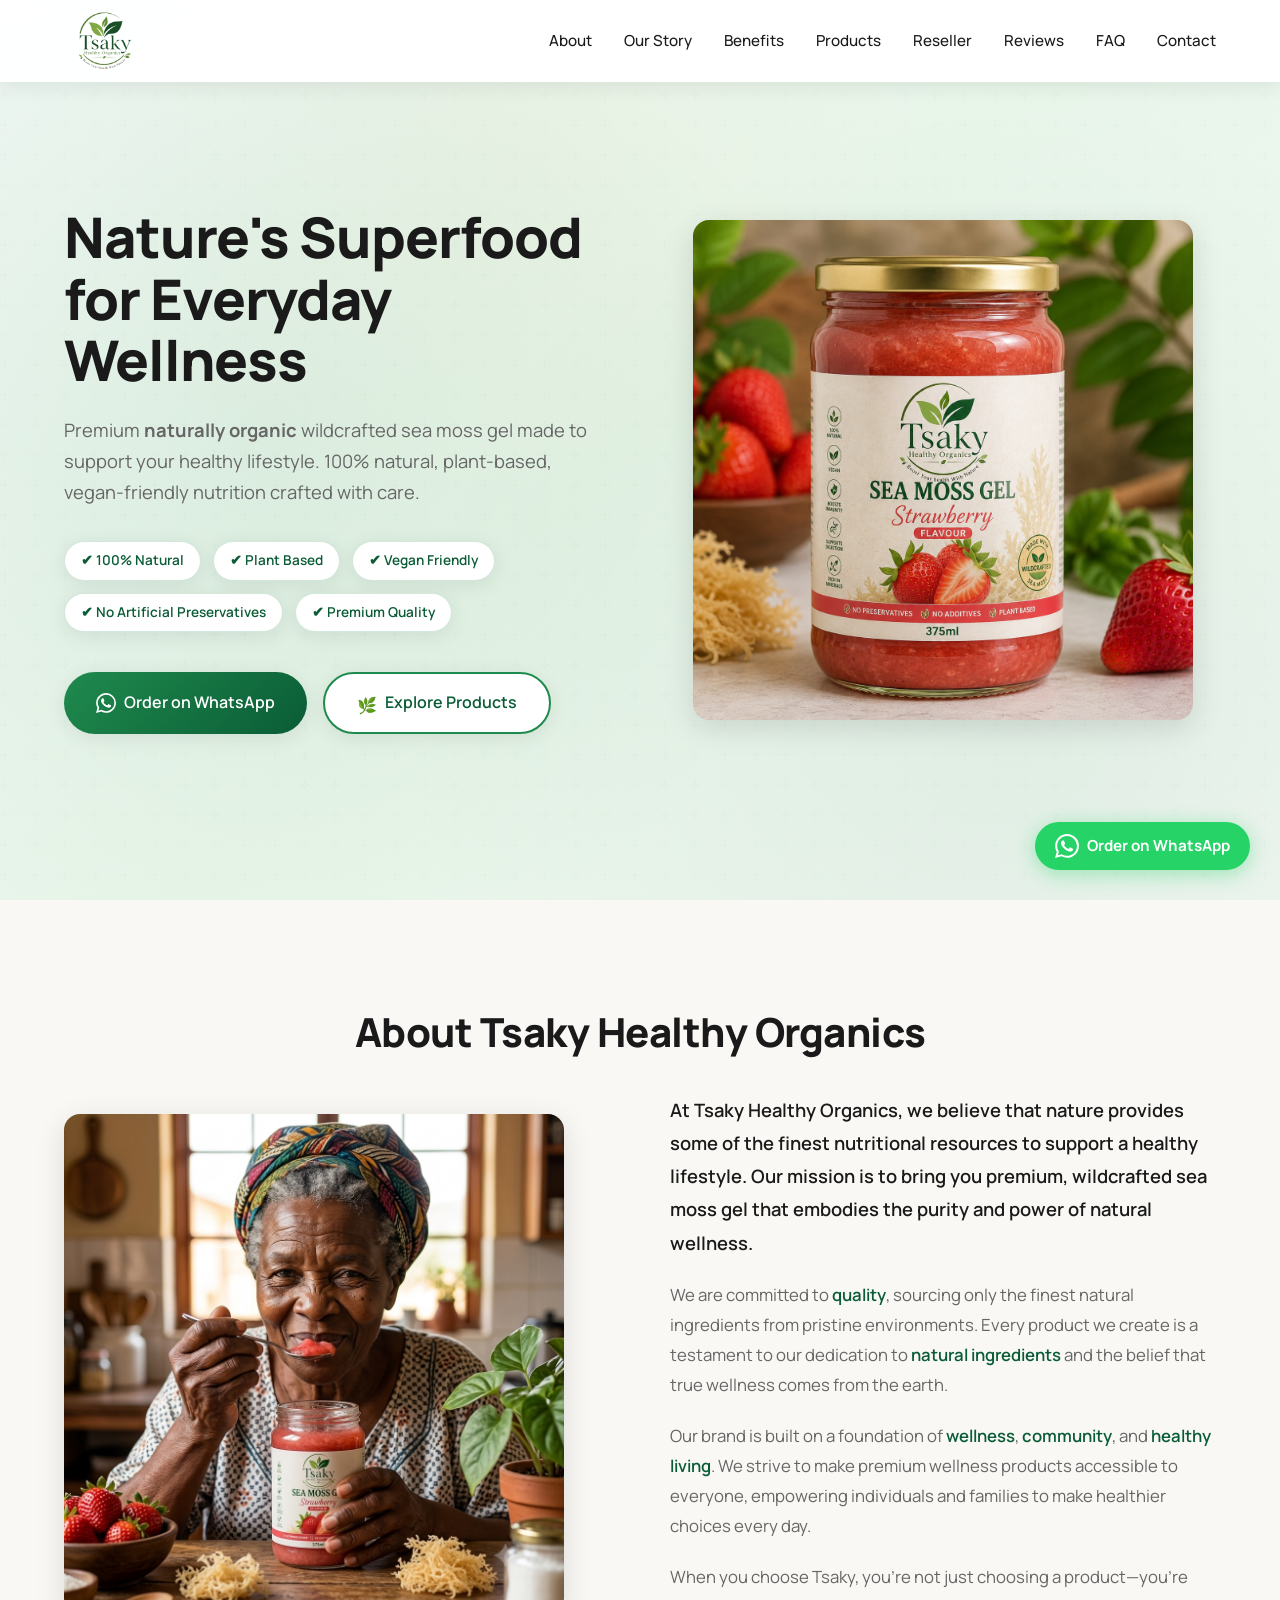
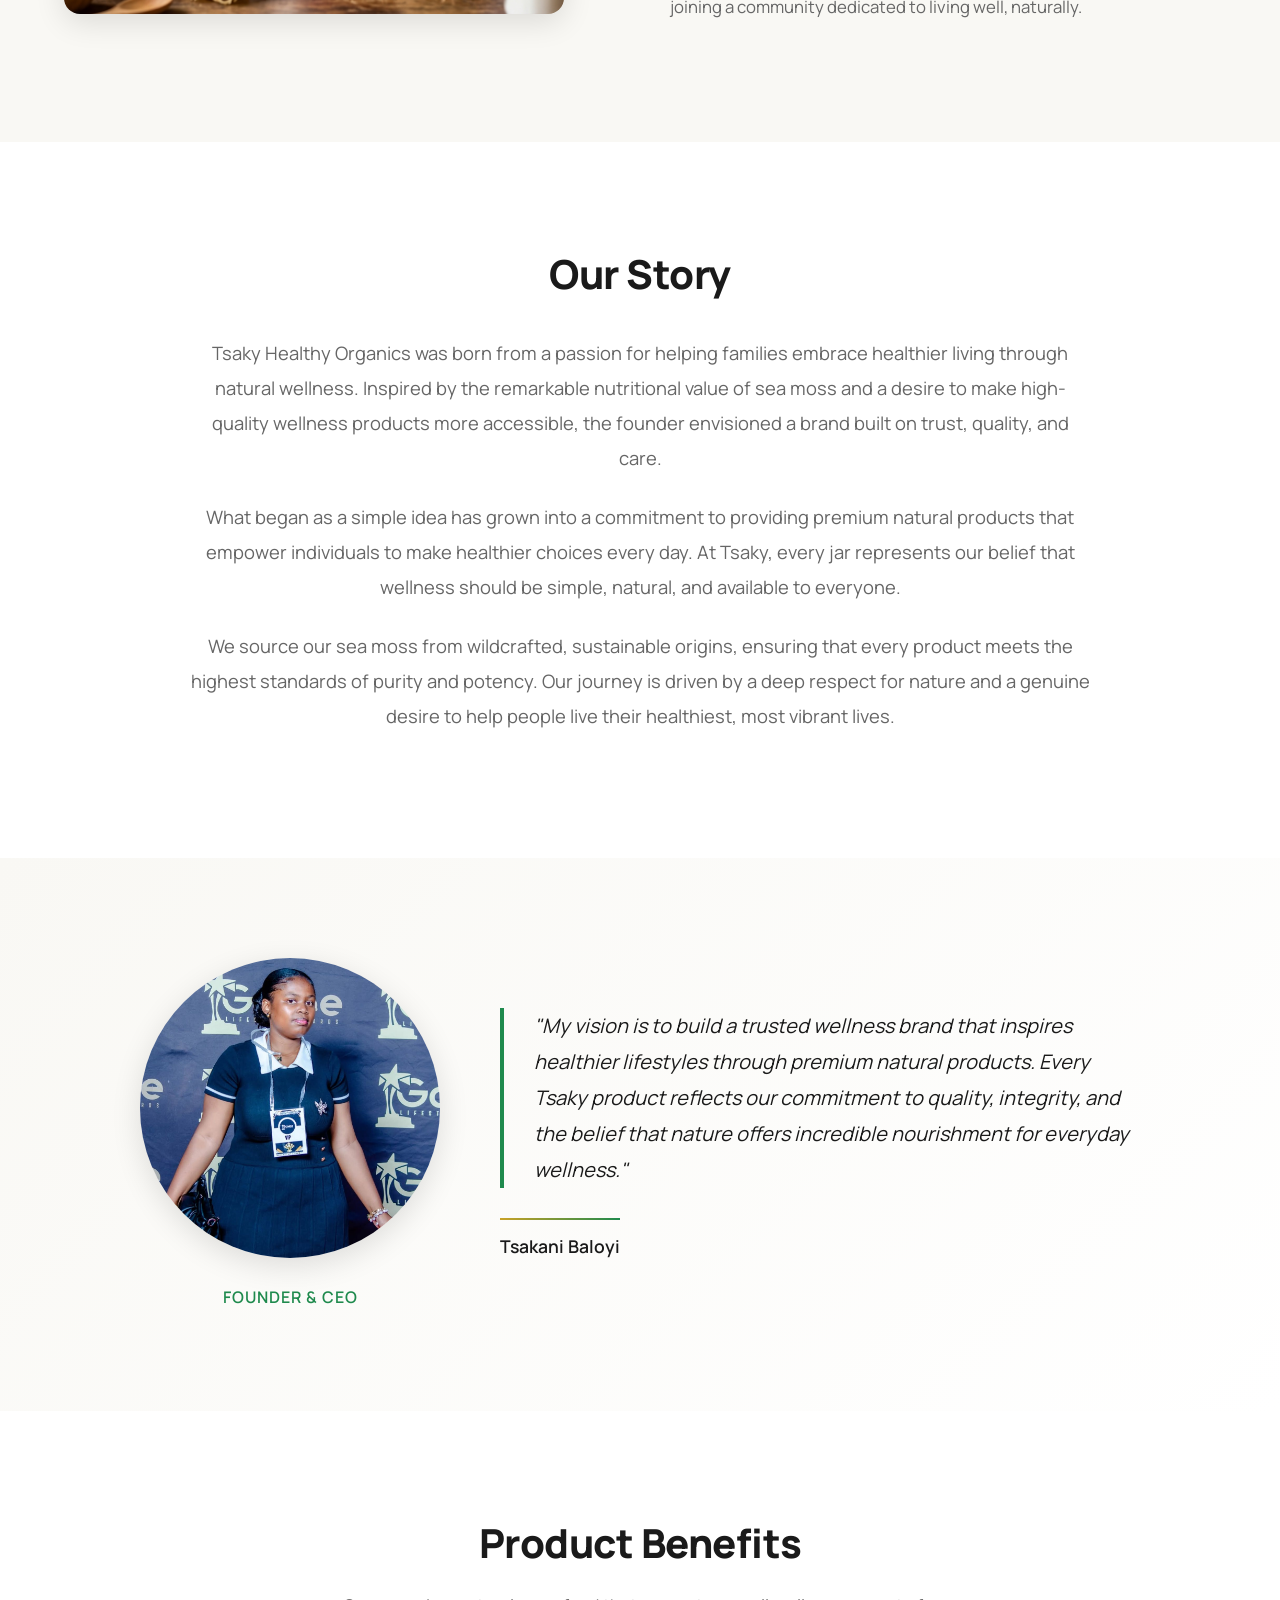
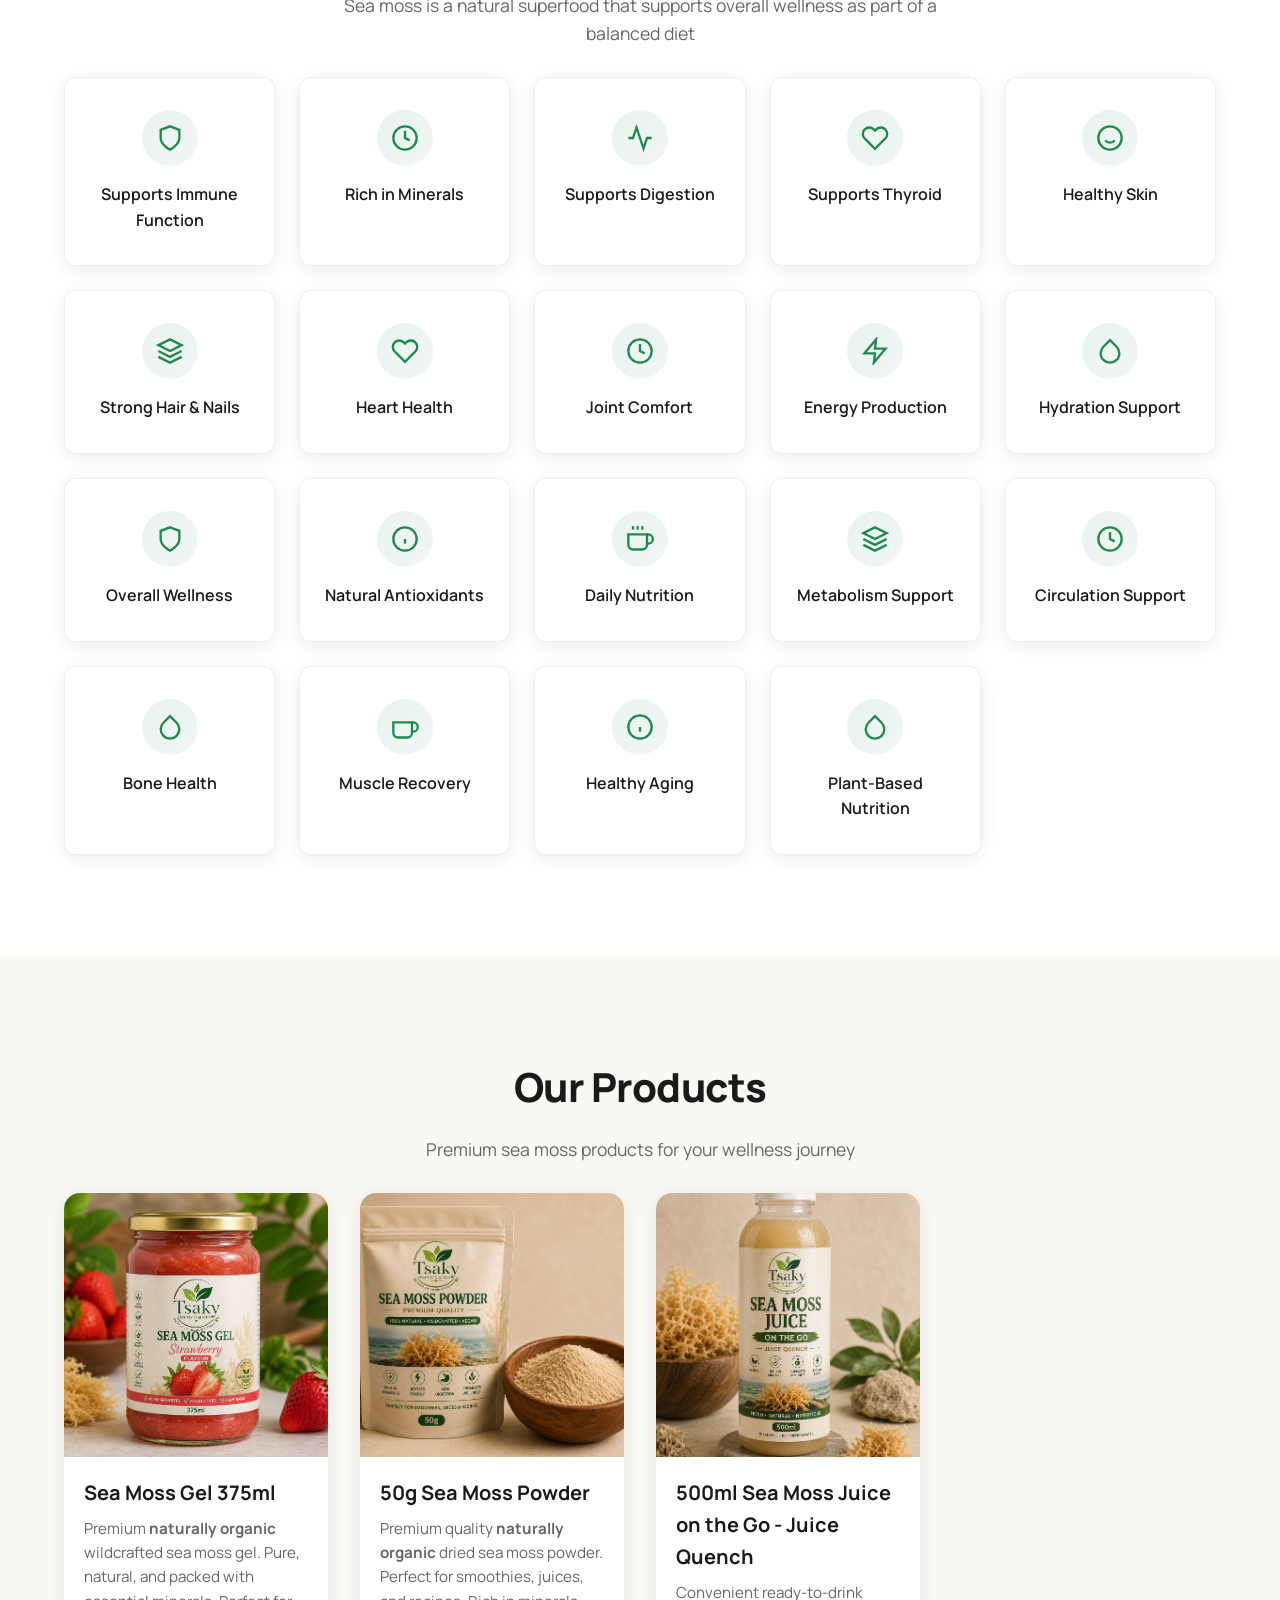
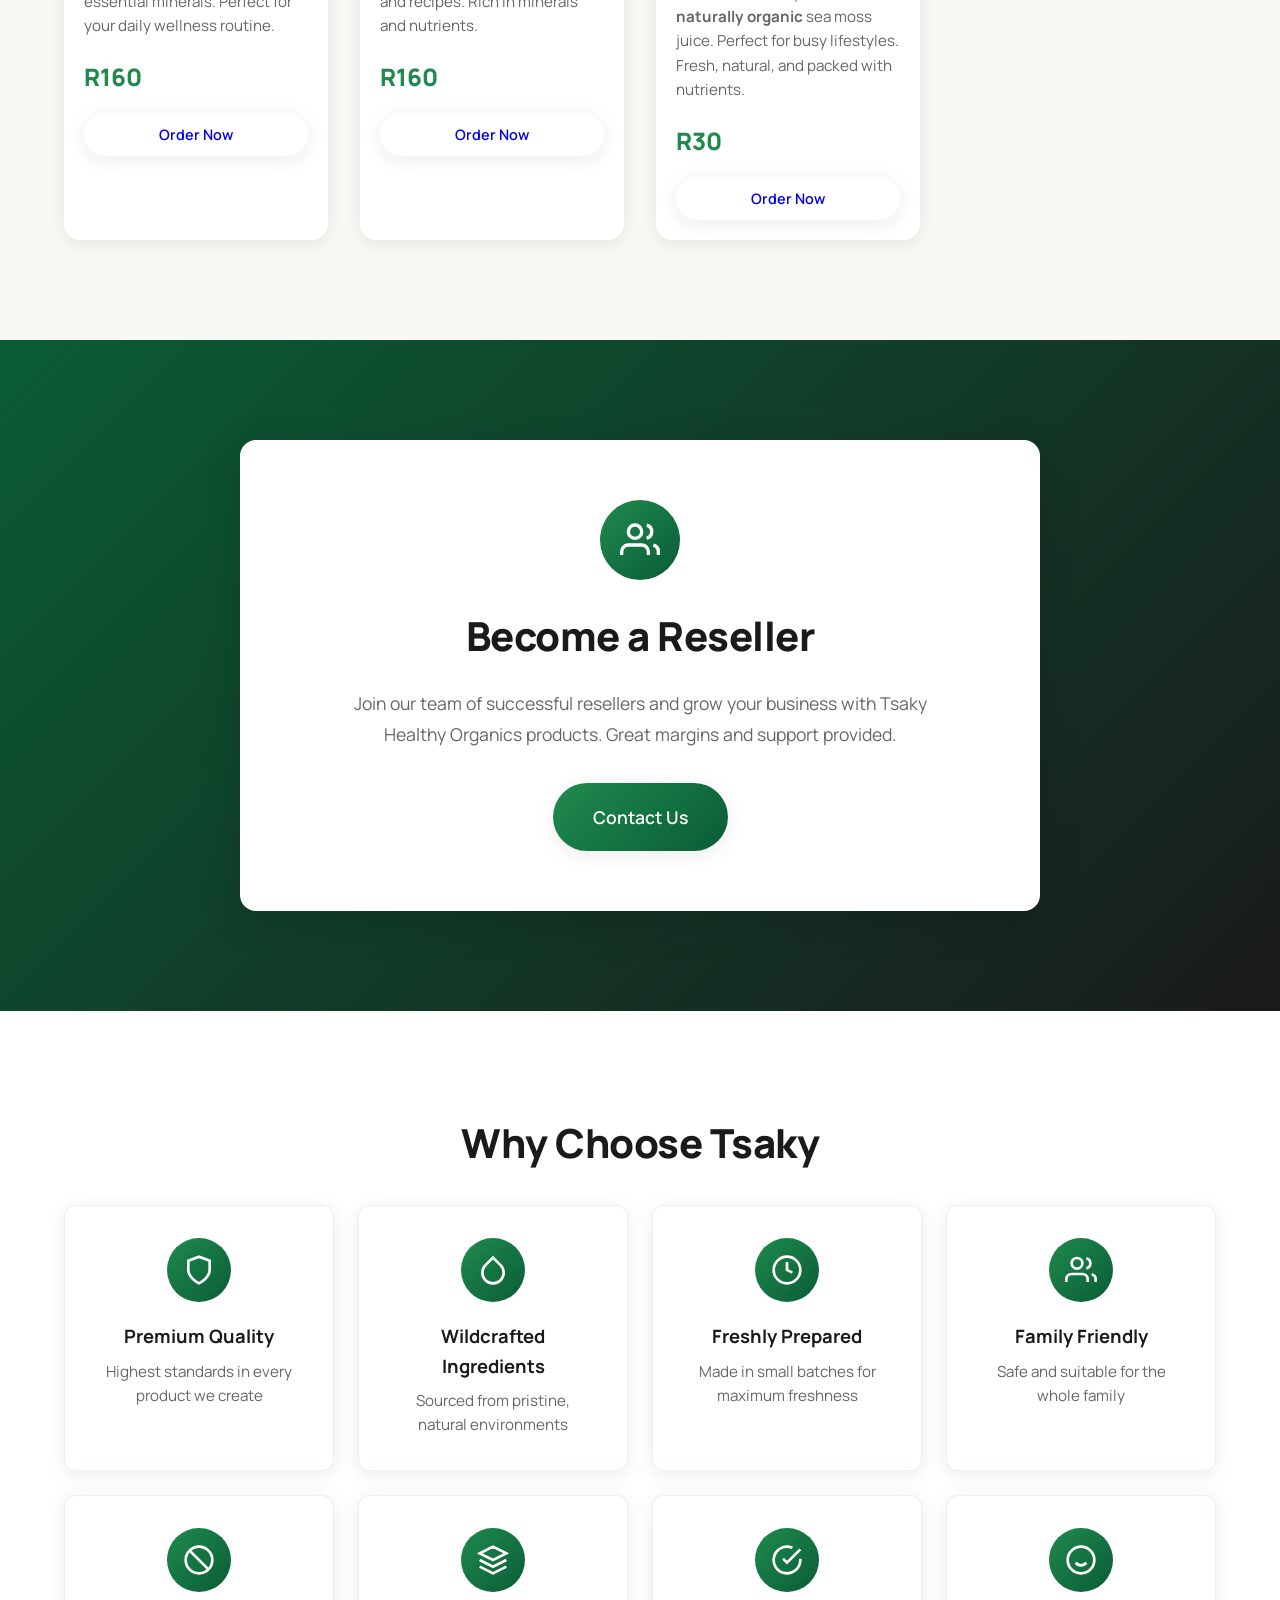
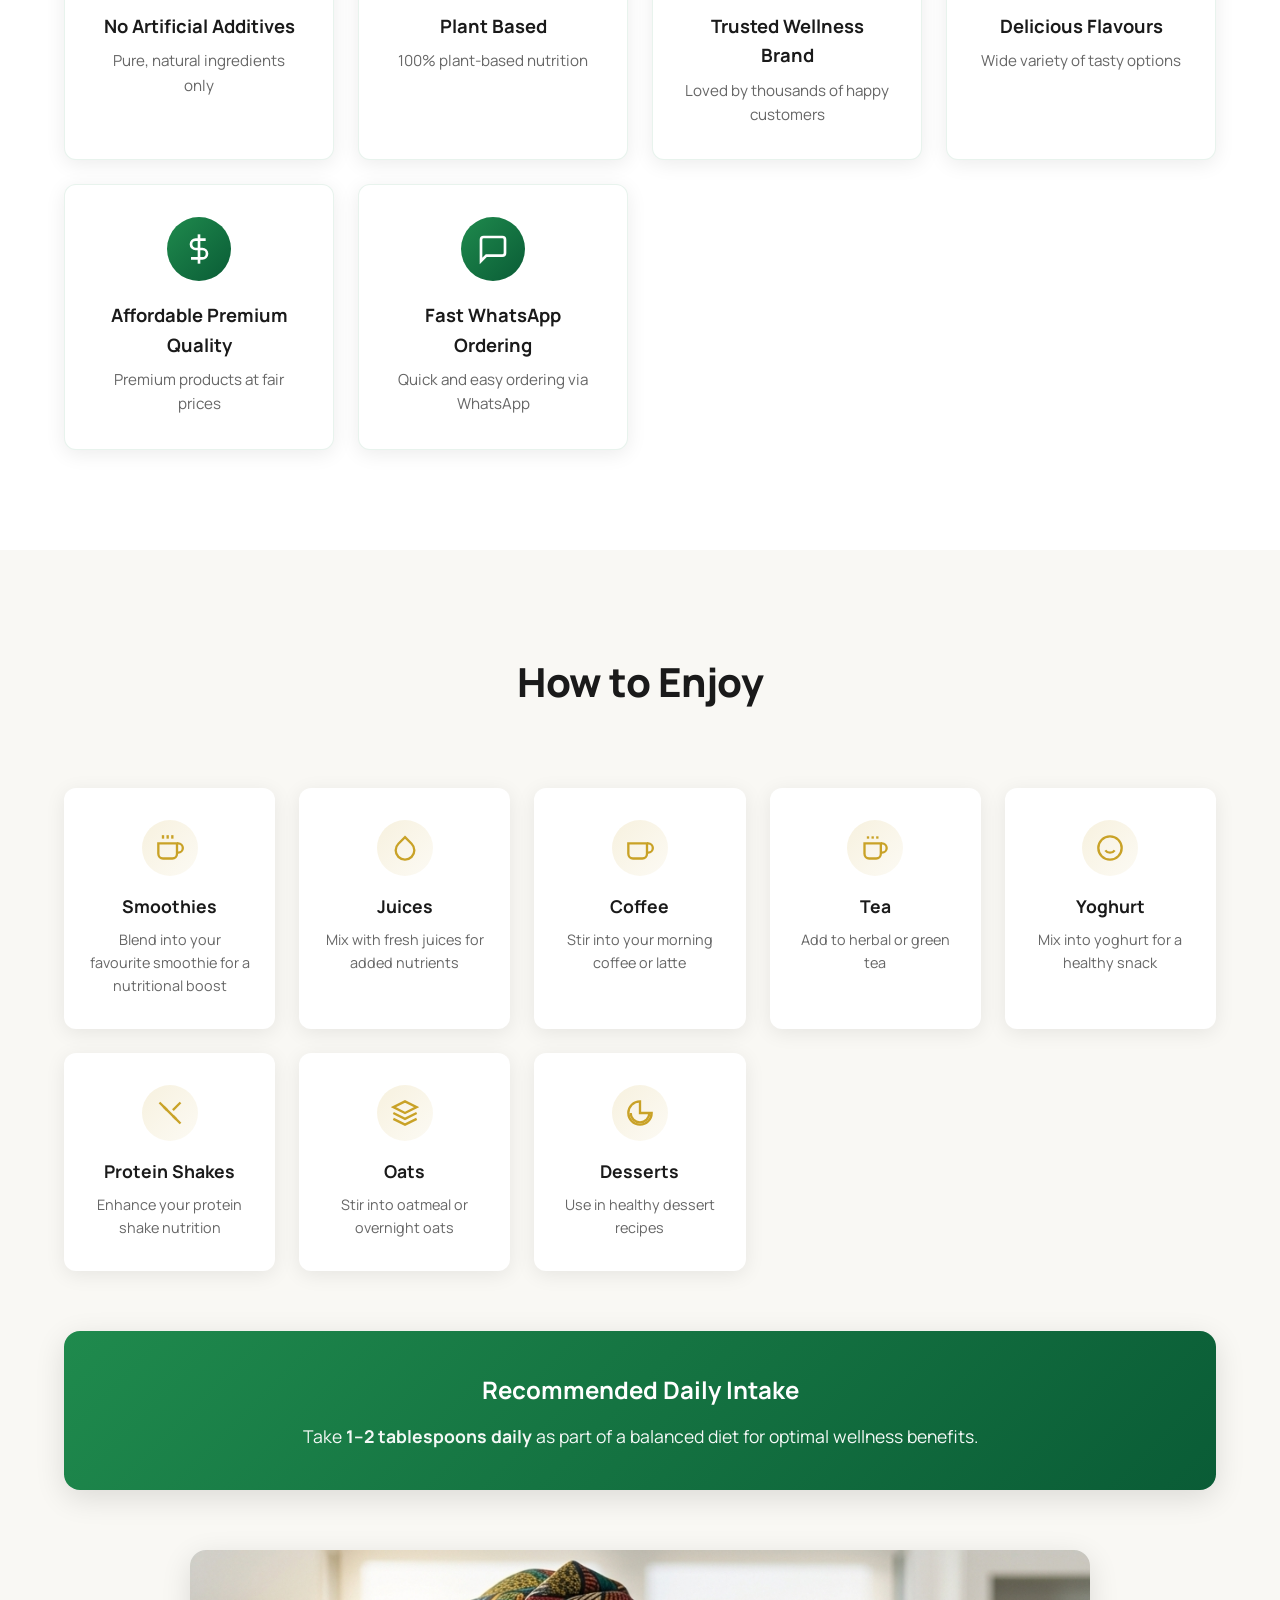
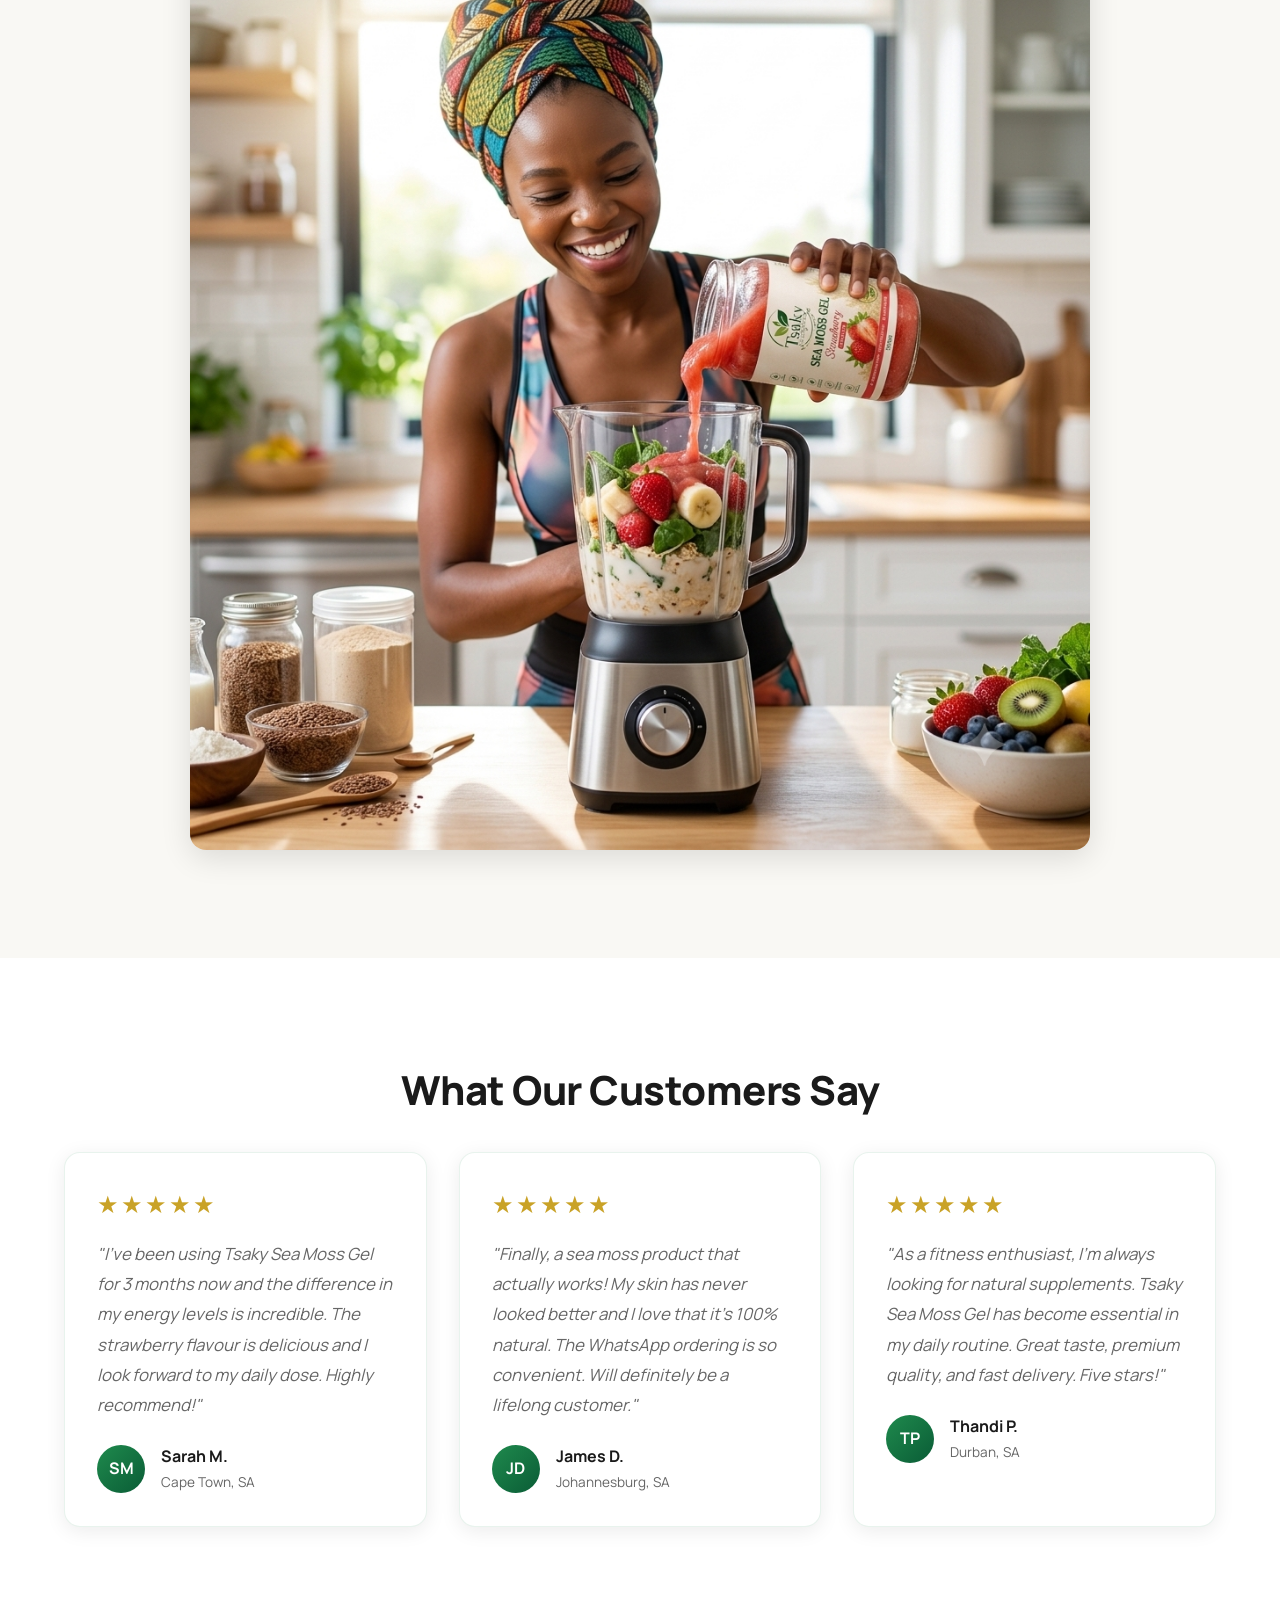
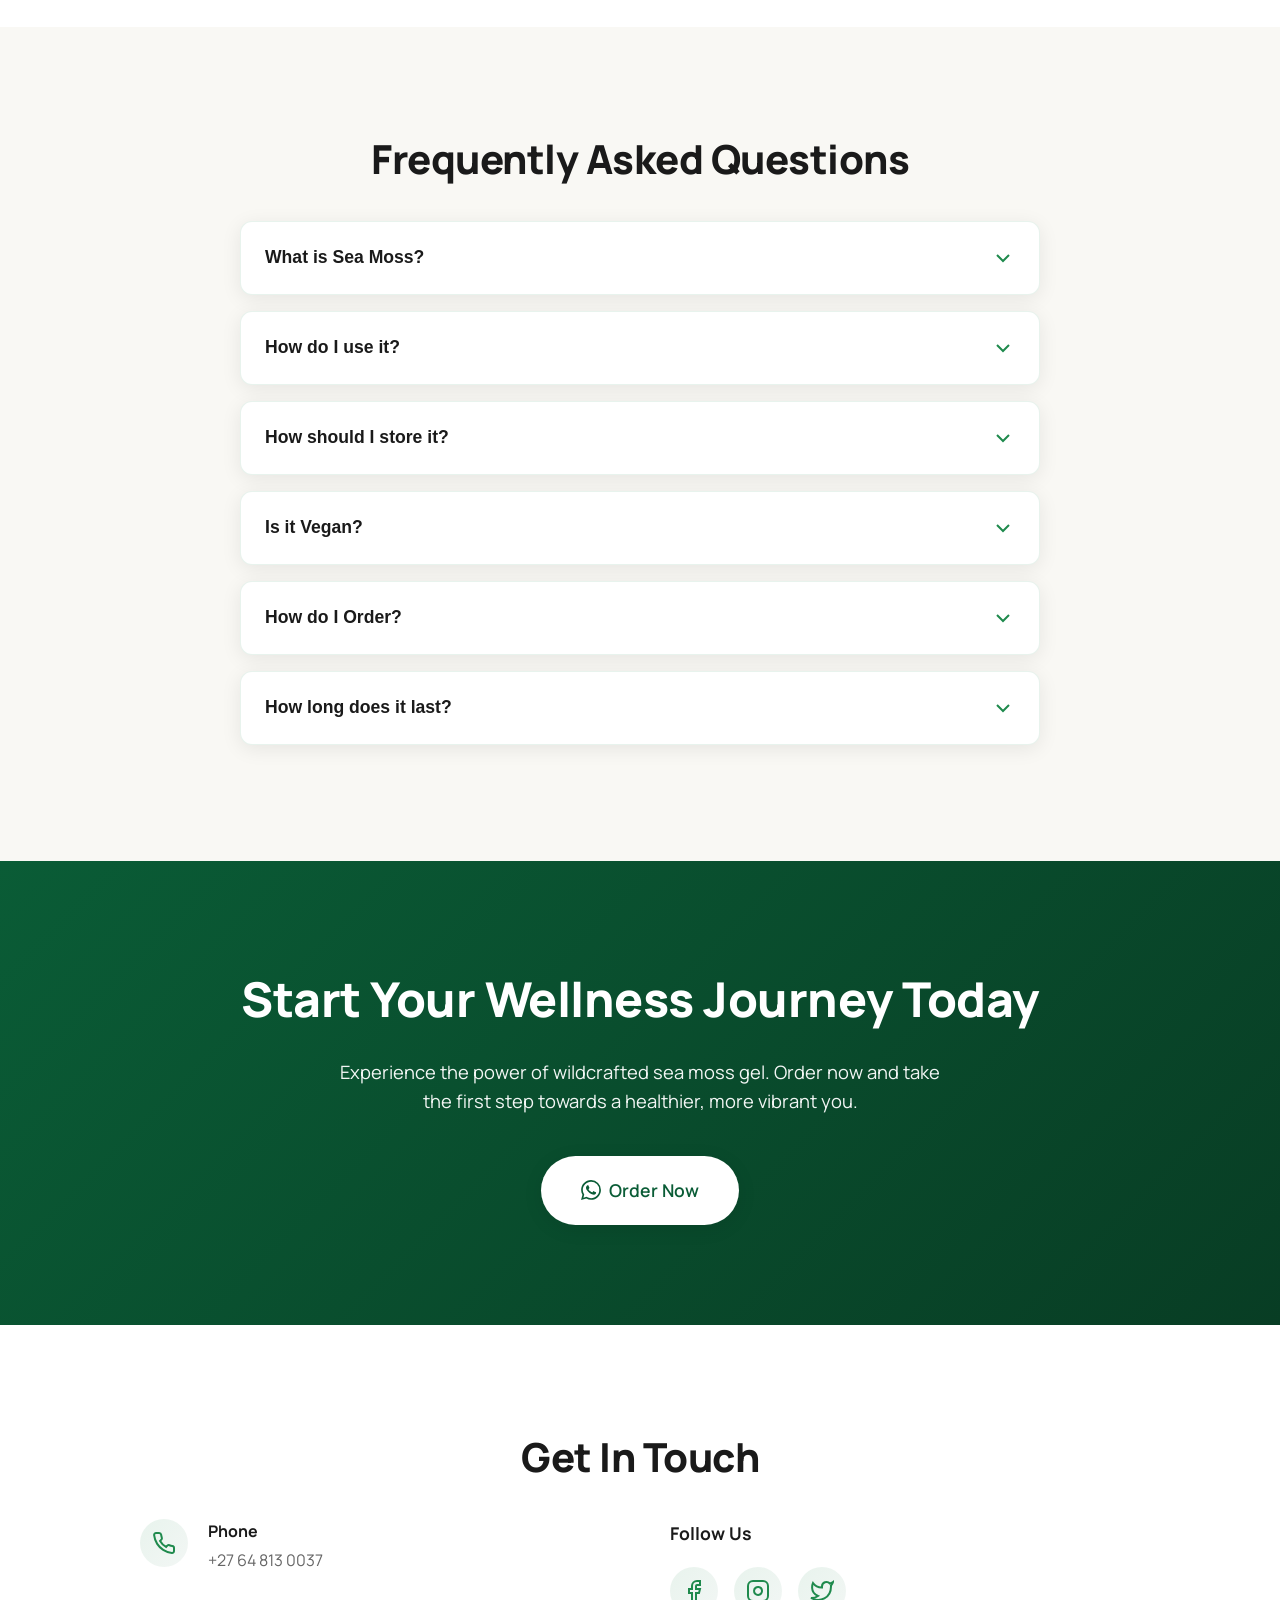
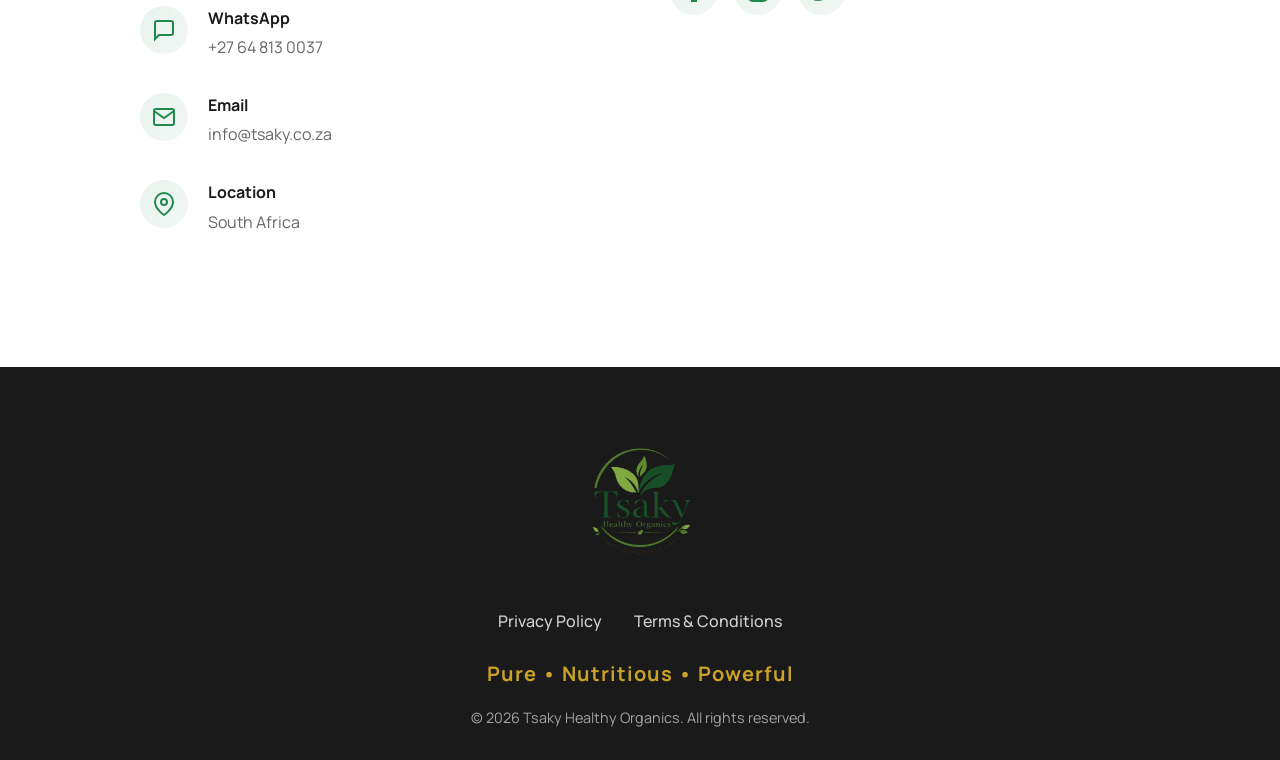
<file: index.html>
<!DOCTYPE html>
<html lang="en">
<head>
    <meta charset="UTF-8">
    <meta name="viewport" content="width=device-width, initial-scale=1.0">
    <meta http-equiv="X-UA-Compatible" content="IE=edge">
    
    <!-- Primary Meta Tags -->
    <title>Tsaky Healthy Organics | Premium Sea Moss Products South Africa | Natural Wellness</title>
    <meta name="title" content="Tsaky Healthy Organics | Premium Sea Moss Products South Africa | Natural Wellness">
    <meta name="description" content="Discover Tsaky Healthy Organics - South Africa's trusted source for premium wildcrafted sea moss gel, powder & juice. 100% natural, vegan-friendly wellness products. Order via WhatsApp for fast delivery.">
    <meta name="keywords" content="sea moss South Africa, sea moss gel, sea moss powder, organic health products, natural wellness products, premium sea moss, wildcrafted sea moss, vegan supplements, healthy lifestyle products, organic supplements South Africa, natural sea moss products, Tsaky Healthy Organics, sea moss benefits, organic wellness brand">
    <meta name="author" content="Tsaky Healthy Organics">
    <meta name="robots" content="index, follow">
    <meta name="language" content="English">
    <meta name="geo.region" content="ZA">
    <meta name="geo.country" content="South Africa">
    
    <!-- Canonical URL -->
    <link rel="canonical" href="https://tsakyhealthyorganics.space/">
    
    <!-- Favicon -->
    <link rel="icon" type="image/png" href="images/logo.png">
    <link rel="apple-touch-icon" href="images/logo.png">
    
    <!-- Open Graph / Facebook -->
    <meta property="og:type" content="website">
    <meta property="og:url" content="https://tsakyhealthyorganics.space/">
    <meta property="og:title" content="Tsaky Healthy Organics | Premium Sea Moss Products South Africa">
    <meta property="og:description" content="Discover premium wildcrafted sea moss gel, powder & juice. 100% natural, vegan-friendly wellness products for healthier living in South Africa.">
    <meta property="og:image" content="https://tsakyhealthyorganics.space/images/hero-product.png">
    <meta property="og:image:width" content="1200">
    <meta property="og:image:height" content="630">
    <meta property="og:locale" content="en_ZA">
    <meta property="og:site_name" content="Tsaky Healthy Organics">
    
    <!-- Twitter -->
    <meta property="twitter:card" content="summary_large_image">
    <meta property="twitter:url" content="https://tsakyhealthyorganics.space/">
    <meta property="twitter:title" content="Tsaky Healthy Organics | Premium Sea Moss Products South Africa">
    <meta property="twitter:description" content="Discover premium wildcrafted sea moss gel, powder & juice. 100% natural, vegan-friendly wellness products.">
    <meta property="twitter:image" content="https://tsakyhealthyorganics.space/images/hero-product.png">
    
    <!-- Google Fonts -->
    <link rel="preconnect" href="https://fonts.googleapis.com">
    <link rel="preconnect" href="https://fonts.gstatic.com" crossorigin>
    <link href="https://fonts.googleapis.com/css2?family=Manrope:wght@300;400;500;600;700;800&display=swap" rel="stylesheet">
    
    <!-- Stylesheet -->
    <link rel="stylesheet" href="styles.css">
    
    <!-- Schema.org Structured Data - Organization -->
    <script type="application/ld+json">
    {
      "@context": "https://schema.org",
      "@type": "Organization",
      "name": "Tsaky Healthy Organics",
      "url": "https://tsakyhealthyorganics.space",
      "logo": "https://tsakyhealthyorganics.space/images/logo.png",
      "description": "Premium wildcrafted sea moss products for natural wellness in South Africa",
      "foundingDate": "2020",
      "founder": {
        "@type": "Person",
        "name": "Tsakani Baloyi"
      },
      "contactPoint": {
        "@type": "ContactPoint",
        "telephone": "+27-64-813-0037",
        "contactType": "sales",
        "availableLanguage": ["English", "Afrikaans"]
      },
      "address": {
        "@type": "PostalAddress",
        "addressCountry": "ZA",
        "addressLocality": "South Africa"
      },
      "sameAs": [
        "https://wa.me/27648130037"
      ]
    }
    </script>
    
    <!-- Schema.org - Local Business -->
    <script type="application/ld+json">
    {
      "@context": "https://schema.org",
      "@type": "LocalBusiness",
      "name": "Tsaky Healthy Organics",
      "image": "https://tsakyhealthyorganics.space/images/logo.png",
      "telephone": "+27-64-813-0037",
      "email": "info@tsaky.co.za",
      "address": {
        "@type": "PostalAddress",
        "addressCountry": "ZA"
      },
      "openingHours": "Mo-Su 08:00-20:00",
      "priceRange": "R30-R160"
    }
    </script>
    
    <!-- Schema.org - Website -->
    <script type="application/ld+json">
    {
      "@context": "https://schema.org",
      "@type": "WebSite",
      "name": "Tsaky Healthy Organics",
      "url": "https://tsakyhealthyorganics.space",
      "description": "Premium wildcrafted sea moss products for natural wellness",
      "potentialAction": {
        "@type": "SearchAction",
        "target": "https://tsakyhealthyorganics.space/?s={search_term_string}",
        "query-input": "required name=search_term_string"
      }
    }
    </script>
    
    <!-- Schema.org - FAQPage -->
    <script type="application/ld+json">
    {
      "@context": "https://schema.org",
      "@type": "FAQPage",
      "mainEntity": [
        {
          "@type": "Question",
          "name": "What is Sea Moss?",
          "acceptedAnswer": {
            "@type": "Answer",
            "text": "Sea moss, also known as Irish moss, is a type of red algae that grows along the Atlantic coasts of Europe and North America. It's packed with essential minerals and nutrients, making it a popular superfood. Our sea moss gel is made from wildcrafted sea moss, carefully prepared to preserve its natural benefits."
          }
        },
        {
          "@type": "Question",
          "name": "How do I use it?",
          "acceptedAnswer": {
            "@type": "Answer",
            "text": "Take 1-2 tablespoons of sea moss gel daily as part of a balanced diet. You can add it to smoothies, juices, coffee, tea, yoghurt, oatmeal, or any recipe of your choice. It's versatile and easy to incorporate into your daily routine."
          }
        },
        {
          "@type": "Question",
          "name": "How should I store it?",
          "acceptedAnswer": {
            "@type": "Answer",
            "text": "Store your sea moss gel in the refrigerator for up to 3-4 weeks. Always use a clean spoon when serving to maintain freshness. For longer storage, you can freeze it in ice cube trays for up to 3 months."
          }
        },
        {
          "@type": "Question",
          "name": "Is it Vegan?",
          "acceptedAnswer": {
            "@type": "Answer",
            "text": "Yes! Our sea moss gel is 100% plant-based and vegan-friendly. It contains no animal products or by-products, making it suitable for vegans and vegetarians."
          }
        },
        {
          "@type": "Question",
          "name": "How do I Order?",
          "acceptedAnswer": {
            "@type": "Answer",
            "text": "Ordering is easy! Simply click the 'Order on WhatsApp' button on our website, or message us directly on WhatsApp at +27 64 813 0037. Tell us which flavour you'd like and we'll guide you through the simple ordering process."
          }
        },
        {
          "@type": "Question",
          "name": "How long does it last?",
          "acceptedAnswer": {
            "@type": "Answer",
            "text": "When stored properly in the refrigerator, our sea moss gel lasts 3-4 weeks. If you freeze it, it can last up to 3 months. We recommend checking the expiration date on your jar and following proper storage guidelines."
          }
        }
      ]
    }
    </script>
</head>
<body>
    <!-- Navigation -->
    <nav class="navbar" id="navbar">
        <div class="container">
            <a href="#hero" class="logo">
                <img src="images/logo.png" alt="Tsaky Healthy Organics" class="logo-img">
            </a>
            <button class="nav-toggle" id="navToggle" aria-label="Toggle navigation">
                <span></span>
                <span></span>
                <span></span>
            </button>
            <ul class="nav-menu" id="navMenu">
                <li><a href="#about" class="nav-link">About</a></li>
                <li><a href="#story" class="nav-link">Our Story</a></li>
                <li><a href="#benefits" class="nav-link">Benefits</a></li>
                <li><a href="#products" class="nav-link">Products</a></li>
                <li><a href="#reseller" class="nav-link">Reseller</a></li>
                <li><a href="#testimonials" class="nav-link">Reviews</a></li>
                <li><a href="#faq" class="nav-link">FAQ</a></li>
                <li><a href="#contact" class="nav-link">Contact</a></li>
            </ul>
        </div>
    </nav>

    <!-- Hero Section -->
    <section class="hero" id="hero">
        <div class="hero-bg">
            <div class="hero-overlay"></div>
        </div>
        <div class="container">
            <div class="hero-content">
                <div class="hero-text">
    <h1 class="hero-title fade-in">Nature's Superfood for Everyday Wellness</h1>
    <p class="hero-subtitle fade-in">Premium <strong>naturally organic</strong> wildcrafted sea moss gel made to support your healthy lifestyle. 100% natural, plant-based, vegan-friendly nutrition crafted with care.</p>
                    
                    <div class="hero-badges fade-in">
                        <span class="badge">✔ 100% Natural</span>
                        <span class="badge">✔ Plant Based</span>
                        <span class="badge">✔ Vegan Friendly</span>
                        <span class="badge">✔ No Artificial Preservatives</span>
                        <span class="badge">✔ Premium Quality</span>
                    </div>
                    
                    <div class="hero-buttons fade-in">
                        <a href="https://wa.me/27648130037?text=Hello%20Tsaky%20Healthy%20Organics.%20I%20would%20like%20to%20order%20Sea%20Moss%20Gel." class="btn btn-primary" target="_blank" rel="noopener">
                            <svg class="btn-icon" viewBox="0 0 24 24" width="20" height="20">
                                <path fill="currentColor" d="M17.472 14.382c-.297-.149-1.758-.867-2.03-.967-.273-.099-.471-.148-.67.15-.197.297-.767.966-.94 1.164-.173.199-.347.223-.644.075-.297-.15-1.255-.463-2.39-1.475-.883-.788-1.48-1.761-1.653-2.059-.173-.297-.018-.458.13-.606.134-.133.298-.347.446-.52.149-.174.198-.298.298-.497.099-.198.05-.371-.025-.52-.075-.149-.669-1.612-.916-2.207-.242-.579-.487-.5-.669-.51-.173-.008-.371-.01-.57-.01-.198 0-.52.074-.792.372-.272.297-1.04 1.016-1.04 2.479 0 1.462 1.065 2.875 1.213 3.074.149.198 2.096 3.2 5.077 4.487.709.306 1.262.489 1.694.625.712.227 1.36.195 1.871.118.571-.085 1.758-.719 2.006-1.413.248-.694.248-1.289.173-1.413-.074-.124-.272-.198-.57-.347m-5.421 7.403h-.004a9.87 9.87 0 01-5.031-1.378l-.361-.214-3.741.982.998-3.648-.235-.374a9.86 9.86 0 01-1.51-5.26c.001-5.45 4.436-9.884 9.888-9.884 2.64 0 5.122 1.03 6.988 2.898a9.825 9.825 0 012.893 6.994c-.003 5.45-4.437 9.884-9.885 9.884m8.413-18.297A11.815 11.815 0 0012.05 0C5.495 0 .16 5.335.157 11.892c0 2.096.547 4.142 1.588 5.945L.057 24l6.305-1.654a11.882 11.882 0 005.683 1.448h.005c6.554 0 11.89-5.335 11.893-11.893a11.821 11.821 0 00-3.48-8.413z"/>
                            </svg>
                            Order on WhatsApp
                        </a>
                        <a href="#products" class="btn btn-secondary">
                            <span class="btn-icon">🌿</span>
                            Explore Products
                        </a>
                    </div>
                </div>
                
                <div class="hero-image fade-in">
                    <img src="images/hero-product.png" alt="Tsaky Sea Moss Gel" class="hero-img">
                </div>
            </div>
        </div>
    </section>

    <!-- About Section -->
    <section class="about" id="about">
        <div class="container">
            <div class="section-header">
                <h2 class="section-title fade-in">About Tsaky Healthy Organics</h2>
            </div>
            
            <div class="about-content">
                <div class="about-image fade-in">
                    <img src="images/about.png" alt="About Tsaky Healthy Organics" class="about-img">
                </div>
                
                <div class="about-text fade-in">
                    <p class="about-intro">At Tsaky Healthy Organics, we believe that nature provides some of the finest nutritional resources to support a healthy lifestyle. Our mission is to bring you premium, wildcrafted sea moss gel that embodies the purity and power of natural wellness.</p>
                    
                    <p>We are committed to <strong>quality</strong>, sourcing only the finest natural ingredients from pristine environments. Every product we create is a testament to our dedication to <strong>natural ingredients</strong> and the belief that true wellness comes from the earth.</p>
                    
                    <p>Our brand is built on a foundation of <strong>wellness</strong>, <strong>community</strong>, and <strong>healthy living</strong>. We strive to make premium wellness products accessible to everyone, empowering individuals and families to make healthier choices every day.</p>
                    
                    <p>When you choose Tsaky, you're not just choosing a product—you're joining a community dedicated to living well, naturally.</p>
                </div>
            </div>
        </div>
    </section>

    <!-- Our Story Section -->
    <section class="story" id="story">
        <div class="container">
            <div class="section-header">
                <h2 class="section-title fade-in">Our Story</h2>
            </div>
            
            <div class="story-content fade-in">
                <p class="story-text">Tsaky Healthy Organics was born from a passion for helping families embrace healthier living through natural wellness. Inspired by the remarkable nutritional value of sea moss and a desire to make high-quality wellness products more accessible, the founder envisioned a brand built on trust, quality, and care.</p>
                
                <p class="story-text">What began as a simple idea has grown into a commitment to providing premium natural products that empower individuals to make healthier choices every day. At Tsaky, every jar represents our belief that wellness should be simple, natural, and available to everyone.</p>
                
                <p class="story-text">We source our sea moss from wildcrafted, sustainable origins, ensuring that every product meets the highest standards of purity and potency. Our journey is driven by a deep respect for nature and a genuine desire to help people live their healthiest, most vibrant lives.</p>
            </div>
        </div>
    </section>

    <!-- Founder Section -->
    <section class="founder" id="founder">
        <div class="container">
            <div class="founder-content">
                <div class="founder-image fade-in">
                    <img src="images/founder.jpg" alt="Tsaky Founder" class="founder-img">
                    <p class="founder-title">Founder & CEO</p>
                </div>
                
                <div class="founder-text fade-in">
                    <blockquote class="founder-quote">
                        "My vision is to build a trusted wellness brand that inspires healthier lifestyles through premium natural products. Every Tsaky product reflects our commitment to quality, integrity, and the belief that nature offers incredible nourishment for everyday wellness."
                    </blockquote>
                        <div class="founder-signature">
                            <div class="signature-line"></div>
                            <p class="founder-name">Tsakani Baloyi</p>
                        </div>
                </div>
            </div>
        </div>
    </section>

    <!-- Benefits Section -->
    <section class="benefits" id="benefits">
        <div class="container">
            <div class="section-header">
                <h2 class="section-title fade-in">Product Benefits</h2>
                <p class="section-subtitle fade-in">Sea moss is a natural superfood that supports overall wellness as part of a balanced diet</p>
            </div>
            
            <div class="benefits-grid">
                <div class="benefit-card fade-in">
                    <div class="benefit-icon">
                        <svg viewBox="0 0 24 24" fill="none" stroke="currentColor" stroke-width="2">
                            <path d="M12 22s8-4 8-10V5l-8-3-8 3v7c0 6 8 10 8 10z"></path>
                        </svg>
                    </div>
                    <h3>Supports Immune Function</h3>
                </div>
                
                <div class="benefit-card fade-in">
                    <div class="benefit-icon">
                        <svg viewBox="0 0 24 24" fill="none" stroke="currentColor" stroke-width="2">
                            <circle cx="12" cy="12" r="10"></circle>
                            <path d="M12 6v6l4 2"></path>
                        </svg>
                    </div>
                    <h3>Rich in Minerals</h3>
                </div>
                
                <div class="benefit-card fade-in">
                    <div class="benefit-icon">
                        <svg viewBox="0 0 24 24" fill="none" stroke="currentColor" stroke-width="2">
                            <path d="M22 12h-4l-3 9L9 3l-3 9H2"></path>
                        </svg>
                    </div>
                    <h3>Supports Digestion</h3>
                </div>
                
                <div class="benefit-card fade-in">
                    <div class="benefit-icon">
                        <svg viewBox="0 0 24 24" fill="none" stroke="currentColor" stroke-width="2">
                            <path d="M20.84 4.61a5.5 5.5 0 0 0-7.78 0L12 5.67l-1.06-1.06a5.5 5.5 0 0 0-7.78 7.78l1.06 1.06L12 21.23l7.78-7.78 1.06-1.06a5.5 5.5 0 0 0 0-7.78z"></path>
                        </svg>
                    </div>
                    <h3>Supports Thyroid</h3>
                </div>
                
                <div class="benefit-card fade-in">
                    <div class="benefit-icon">
                        <svg viewBox="0 0 24 24" fill="none" stroke="currentColor" stroke-width="2">
                            <circle cx="12" cy="12" r="10"></circle>
                            <path d="M8 14s1.5 2 4 2 4-2 4-2"></path>
                            <line x1="9" y1="9" x2="9.01" y2="9"></line>
                            <line x1="15" y1="9" x2="15.01" y2="9"></line>
                        </svg>
                    </div>
                    <h3>Healthy Skin</h3>
                </div>
                
                <div class="benefit-card fade-in">
                    <div class="benefit-icon">
                        <svg viewBox="0 0 24 24" fill="none" stroke="currentColor" stroke-width="2">
                            <path d="M12 2L2 7l10 5 10-5-10-5z"></path>
                            <path d="M2 17l10 5 10-5"></path>
                            <path d="M2 12l10 5 10-5"></path>
                        </svg>
                    </div>
                    <h3>Strong Hair & Nails</h3>
                </div>
                
                <div class="benefit-card fade-in">
                    <div class="benefit-icon">
                        <svg viewBox="0 0 24 24" fill="none" stroke="currentColor" stroke-width="2">
                            <path d="M20.84 4.61a5.5 5.5 0 0 0-7.78 0L12 5.67l-1.06-1.06a5.5 5.5 0 0 0-7.78 7.78l1.06 1.06L12 21.23l7.78-7.78 1.06-1.06a5.5 5.5 0 0 0 0-7.78z"></path>
                        </svg>
                    </div>
                    <h3>Heart Health</h3>
                </div>
                
                <div class="benefit-card fade-in">
                    <div class="benefit-icon">
                        <svg viewBox="0 0 24 24" fill="none" stroke="currentColor" stroke-width="2">
                            <circle cx="12" cy="12" r="10"></circle>
                            <polyline points="12 6 12 12 16 14"></polyline>
                        </svg>
                    </div>
                    <h3>Joint Comfort</h3>
                </div>
                
                <div class="benefit-card fade-in">
                    <div class="benefit-icon">
                        <svg viewBox="0 0 24 24" fill="none" stroke="currentColor" stroke-width="2">
                            <polygon points="13 2 3 14 12 14 11 22 21 10 12 10 13 2"></polygon>
                        </svg>
                    </div>
                    <h3>Energy Production</h3>
                </div>
                
                <div class="benefit-card fade-in">
                    <div class="benefit-icon">
                        <svg viewBox="0 0 24 24" fill="none" stroke="currentColor" stroke-width="2">
                            <path d="M12 2.69l5.66 5.66a8 8 0 1 1-11.31 0z"></path>
                        </svg>
                    </div>
                    <h3>Hydration Support</h3>
                </div>
                
                <div class="benefit-card fade-in">
                    <div class="benefit-icon">
                        <svg viewBox="0 0 24 24" fill="none" stroke="currentColor" stroke-width="2">
                            <path d="M12 22s8-4 8-10V5l-8-3-8 3v7c0 6 8 10 8 10z"></path>
                        </svg>
                    </div>
                    <h3>Overall Wellness</h3>
                </div>
                
                <div class="benefit-card fade-in">
                    <div class="benefit-icon">
                        <svg viewBox="0 0 24 24" fill="none" stroke="currentColor" stroke-width="2">
                            <circle cx="12" cy="12" r="10"></circle>
                            <path d="M12 16v-4"></path>
                            <path d="M12 8h.01"></path>
                        </svg>
                    </div>
                    <h3>Natural Antioxidants</h3>
                </div>
                
                <div class="benefit-card fade-in">
                    <div class="benefit-icon">
                        <svg viewBox="0 0 24 24" fill="none" stroke="currentColor" stroke-width="2">
                            <path d="M18 8h1a4 4 0 0 1 0 8h-1"></path>
                            <path d="M2 8h16v9a4 4 0 0 1-4 4H6a4 4 0 0 1-4-4V8z"></path>
                            <line x1="6" y1="1" x2="6" y2="4"></line>
                            <line x1="10" y1="1" x2="10" y2="4"></line>
                            <line x1="14" y1="1" x2="14" y2="4"></line>
                        </svg>
                    </div>
                    <h3>Daily Nutrition</h3>
                </div>
                
                <div class="benefit-card fade-in">
                    <div class="benefit-icon">
                        <svg viewBox="0 0 24 24" fill="none" stroke="currentColor" stroke-width="2">
                            <path d="M12 2L2 7l10 5 10-5-10-5z"></path>
                            <path d="M2 17l10 5 10-5"></path>
                            <path d="M2 12l10 5 10-5"></path>
                        </svg>
                    </div>
                    <h3>Metabolism Support</h3>
                </div>
                
                <div class="benefit-card fade-in">
                    <div class="benefit-icon">
                        <svg viewBox="0 0 24 24" fill="none" stroke="currentColor" stroke-width="2">
                            <circle cx="12" cy="12" r="10"></circle>
                            <path d="M12 6v6l4 2"></path>
                        </svg>
                    </div>
                    <h3>Circulation Support</h3>
                </div>
                
                <div class="benefit-card fade-in">
                    <div class="benefit-icon">
                        <svg viewBox="0 0 24 24" fill="none" stroke="currentColor" stroke-width="2">
                            <path d="M12 2.69l5.66 5.66a8 8 0 1 1-11.31 0z"></path>
                        </svg>
                    </div>
                    <h3>Bone Health</h3>
                </div>
                
                <div class="benefit-card fade-in">
                    <div class="benefit-icon">
                        <svg viewBox="0 0 24 24" fill="none" stroke="currentColor" stroke-width="2">
                            <path d="M18 8h1a4 4 0 0 1 0 8h-1"></path>
                            <path d="M2 8h16v9a4 4 0 0 1-4 4H6a4 4 0 0 1-4-4V8z"></path>
                        </svg>
                    </div>
                    <h3>Muscle Recovery</h3>
                </div>
                
                <div class="benefit-card fade-in">
                    <div class="benefit-icon">
                        <svg viewBox="0 0 24 24" fill="none" stroke="currentColor" stroke-width="2">
                            <circle cx="12" cy="12" r="10"></circle>
                            <path d="M12 16v-4"></path>
                            <path d="M12 8h.01"></path>
                        </svg>
                    </div>
                    <h3>Healthy Aging</h3>
                </div>
                
                <div class="benefit-card fade-in">
                    <div class="benefit-icon">
                        <svg viewBox="0 0 24 24" fill="none" stroke="currentColor" stroke-width="2">
                            <path d="M12 2.69l5.66 5.66a8 8 0 1 1-11.31 0z"></path>
                        </svg>
                    </div>
                    <h3>Plant-Based Nutrition</h3>
                </div>
            </div>
        </div>
    </section>

    <!-- Products Section -->
    <section class="flavours" id="products">
        <div class="container">
            <div class="section-header">
                <h2 class="section-title fade-in">Our Products</h2>
                <p class="section-subtitle fade-in">Premium sea moss products for your wellness journey</p>
            </div>
            
            <div class="flavours-grid">
                <div class="flavour-card fade-in">
                    <div class="flavour-image">
                        <img src="images/gel.png" alt="Sea Moss Gel 500ml" class="flavour-img">
                    </div>
                    <h3 class="flavour-name">Sea Moss Gel 375ml</h3>
                    <p class="flavour-desc">Premium <strong>naturally organic</strong> wildcrafted sea moss gel. Pure, natural, and packed with essential minerals. Perfect for your daily wellness routine.</p>
                    <div class="flavour-price">R160</div>
                    <a href="https://wa.me/27648130037?text=Hello%20Tsaky%20Healthy%20Organics.%20I%20would%20like%20to%20order%20Sea%20Moss%20Gel%20500ml." class="btn btn-small" target="_blank" rel="noopener">Order Now</a>
                </div>
                
                <div class="flavour-card fade-in">
                    <div class="flavour-image">
                        <img src="images/powder.png" alt="50g Sea Moss Powder" class="flavour-img">
                    </div>
                    <h3 class="flavour-name">50g Sea Moss Powder</h3>
                    <p class="flavour-desc">Premium quality <strong>naturally organic</strong> dried sea moss powder. Perfect for smoothies, juices, and recipes. Rich in minerals and nutrients.</p>
                    <div class="flavour-price">R160</div>
                    <a href="https://wa.me/27648130037?text=Hello%20Tsaky%20Healthy%20Organics.%20I%20would%20like%20to%20order%2050g%20Sea%20Moss%20Powder." class="btn btn-small" target="_blank" rel="noopener">Order Now</a>
                </div>
                
                <div class="flavour-card fade-in">
                    <div class="flavour-image">
                        <img src="images/juice.png" alt="500ml Sea Moss Juice on the Go" class="flavour-img">
                    </div>
                    <h3 class="flavour-name">500ml Sea Moss Juice on the Go - Juice Quench</h3>
                    <p class="flavour-desc">Convenient ready-to-drink <strong>naturally organic</strong> sea moss juice. Perfect for busy lifestyles. Fresh, natural, and packed with nutrients.</p>
                    <div class="flavour-price">R30</div>
                    <a href="https://wa.me/27648130037?text=Hello%20Tsaky%20Healthy%20Organics.%20I%20would%20like%20to%20order%20500ml%20Sea%20Moss%20Juice%20on%20the%20Go." class="btn btn-small" target="_blank" rel="noopener">Order Now</a>
                </div>
            </div>
        </div>
    </section>

    <!-- Reseller Section -->
    <section class="reseller-section" id="reseller">
        <div class="container">
            <div class="reseller-card fade-in">
                <div class="reseller-icon">
                    <svg viewBox="0 0 24 24" fill="none" stroke="currentColor" stroke-width="2">
                        <path d="M17 21v-2a4 4 0 0 0-4-4H5a4 4 0 0 0-4 4v2"></path>
                        <circle cx="9" cy="7" r="4"></circle>
                        <path d="M23 21v-2a4 4 0 0 0-3-3.87"></path>
                        <path d="M16 3.13a4 4 0 0 1 0 7.75"></path>
                    </svg>
                </div>
                <h2 class="reseller-title">Become a Reseller</h2>
                <p class="reseller-desc">Join our team of successful resellers and grow your business with Tsaky Healthy Organics products. Great margins and support provided.</p>
                <a href="https://wa.me/27648130037?text=Hello%20Tsaky%20Healthy%20Organics.%20I%20am%20interested%20in%20becoming%20a%20reseller." class="btn btn-primary btn-large" target="_blank" rel="noopener">Contact Us</a>
            </div>
        </div>
    </section>

    <!-- Why Choose Us Section -->
    <section class="why-us" id="why-us">
        <div class="container">
            <div class="section-header">
                <h2 class="section-title fade-in">Why Choose Tsaky</h2>
            </div>
            
            <div class="features-grid">
                <div class="feature-card fade-in">
                    <div class="feature-icon">
                        <svg viewBox="0 0 24 24" fill="none" stroke="currentColor" stroke-width="2">
                            <path d="M12 22s8-4 8-10V5l-8-3-8 3v7c0 6 8 10 8 10z"></path>
                        </svg>
                    </div>
                    <h3>Premium Quality</h3>
                    <p>Highest standards in every product we create</p>
                </div>
                
                <div class="feature-card fade-in">
                    <div class="feature-icon">
                        <svg viewBox="0 0 24 24" fill="none" stroke="currentColor" stroke-width="2">
                            <path d="M12 2.69l5.66 5.66a8 8 0 1 1-11.31 0z"></path>
                        </svg>
                    </div>
                    <h3>Wildcrafted Ingredients</h3>
                    <p>Sourced from pristine, natural environments</p>
                </div>
                
                <div class="feature-card fade-in">
                    <div class="feature-icon">
                        <svg viewBox="0 0 24 24" fill="none" stroke="currentColor" stroke-width="2">
                            <circle cx="12" cy="12" r="10"></circle>
                            <polyline points="12 6 12 12 16 14"></polyline>
                        </svg>
                    </div>
                    <h3>Freshly Prepared</h3>
                    <p>Made in small batches for maximum freshness</p>
                </div>
                
                <div class="feature-card fade-in">
                    <div class="feature-icon">
                        <svg viewBox="0 0 24 24" fill="none" stroke="currentColor" stroke-width="2">
                            <path d="M17 21v-2a4 4 0 0 0-4-4H5a4 4 0 0 0-4 4v2"></path>
                            <circle cx="9" cy="7" r="4"></circle>
                            <path d="M23 21v-2a4 4 0 0 0-3-3.87"></path>
                            <path d="M16 3.13a4 4 0 0 1 0 7.75"></path>
                        </svg>
                    </div>
                    <h3>Family Friendly</h3>
                    <p>Safe and suitable for the whole family</p>
                </div>
                
                <div class="feature-card fade-in">
                    <div class="feature-icon">
                        <svg viewBox="0 0 24 24" fill="none" stroke="currentColor" stroke-width="2">
                            <circle cx="12" cy="12" r="10"></circle>
                            <line x1="4.93" y1="4.93" x2="19.07" y2="19.07"></line>
                        </svg>
                    </div>
                    <h3>No Artificial Additives</h3>
                    <p>Pure, natural ingredients only</p>
                </div>
                
                <div class="feature-card fade-in">
                    <div class="feature-icon">
                        <svg viewBox="0 0 24 24" fill="none" stroke="currentColor" stroke-width="2">
                            <path d="M12 2L2 7l10 5 10-5-10-5z"></path>
                            <path d="M2 17l10 5 10-5"></path>
                            <path d="M2 12l10 5 10-5"></path>
                        </svg>
                    </div>
                    <h3>Plant Based</h3>
                    <p>100% plant-based nutrition</p>
                </div>
                
                <div class="feature-card fade-in">
                    <div class="feature-icon">
                        <svg viewBox="0 0 24 24" fill="none" stroke="currentColor" stroke-width="2">
                            <path d="M22 11.08V12a10 10 0 1 1-5.93-9.14"></path>
                            <polyline points="22 4 12 14.01 9 11.01"></polyline>
                        </svg>
                    </div>
                    <h3>Trusted Wellness Brand</h3>
                    <p>Loved by thousands of happy customers</p>
                </div>
                
                <div class="feature-card fade-in">
                    <div class="feature-icon">
                        <svg viewBox="0 0 24 24" fill="none" stroke="currentColor" stroke-width="2">
                            <circle cx="12" cy="12" r="10"></circle>
                            <path d="M8 14s1.5 2 4 2 4-2 4-2"></path>
                            <line x1="9" y1="9" x2="9.01" y2="9"></line>
                            <line x1="15" y1="9" x2="15.01" y2="9"></line>
                        </svg>
                    </div>
                    <h3>Delicious Flavours</h3>
                    <p>Wide variety of tasty options</p>
                </div>
                
                <div class="feature-card fade-in">
                    <div class="feature-icon">
                        <svg viewBox="0 0 24 24" fill="none" stroke="currentColor" stroke-width="2">
                            <line x1="12" y1="1" x2="12" y2="23"></line>
                            <path d="M17 5H9.5a3.5 3.5 0 0 0 0 7h5a3.5 3.5 0 0 1 0 7H6"></path>
                        </svg>
                    </div>
                    <h3>Affordable Premium Quality</h3>
                    <p>Premium products at fair prices</p>
                </div>
                
                <div class="feature-card fade-in">
                    <div class="feature-icon">
                        <svg viewBox="0 0 24 24" fill="none" stroke="currentColor" stroke-width="2">
                            <path d="M21 15a2 2 0 0 1-2 2H7l-4 4V5a2 2 0 0 1 2-2h14a2 2 0 0 1 2 2z"></path>
                        </svg>
                    </div>
                    <h3>Fast WhatsApp Ordering</h3>
                    <p>Quick and easy ordering via WhatsApp</p>
                </div>
            </div>
        </div>
    </section>

    <!-- How to Enjoy Section -->
    <section class="how-to" id="how-to">
        <div class="container">
            <div class="section-header">
                <h2 class="section-title fade-in">How to Enjoy</h2>
                <p class="section-subtitle fade-in">Incorporate sea moss gel into your daily routine with these simple ideas</p>
            </div>
            
            <div class="usage-grid">
                <div class="usage-card fade-in">
                    <div class="usage-icon">
                        <svg viewBox="0 0 24 24" fill="none" stroke="currentColor" stroke-width="2">
                            <path d="M18 8h1a4 4 0 0 1 0 8h-1"></path>
                            <path d="M2 8h16v9a4 4 0 0 1-4 4H6a4 4 0 0 1-4-4V8z"></path>
                            <line x1="6" y1="1" x2="6" y2="4"></line>
                            <line x1="10" y1="1" x2="10" y2="4"></line>
                            <line x1="14" y1="1" x2="14" y2="4"></line>
                        </svg>
                    </div>
                    <h3>Smoothies</h3>
                    <p>Blend into your favourite smoothie for a nutritional boost</p>
                </div>
                
                <div class="usage-card fade-in">
                    <div class="usage-icon">
                        <svg viewBox="0 0 24 24" fill="none" stroke="currentColor" stroke-width="2">
                            <path d="M12 2.69l5.66 5.66a8 8 0 1 1-11.31 0z"></path>
                        </svg>
                    </div>
                    <h3>Juices</h3>
                    <p>Mix with fresh juices for added nutrients</p>
                </div>
                
                <div class="usage-card fade-in">
                    <div class="usage-icon">
                        <svg viewBox="0 0 24 24" fill="none" stroke="currentColor" stroke-width="2">
                            <path d="M18 8h1a4 4 0 0 1 0 8h-1"></path>
                            <path d="M2 8h16v9a4 4 0 0 1-4 4H6a4 4 0 0 1-4-4V8z"></path>
                        </svg>
                    </div>
                    <h3>Coffee</h3>
                    <p>Stir into your morning coffee or latte</p>
                </div>
                
                <div class="usage-card fade-in">
                    <div class="usage-icon">
                        <svg viewBox="0 0 24 24" fill="none" stroke="currentColor" stroke-width="2">
                            <path d="M17 8h1a4 4 0 0 1 0 8h-1"></path>
                            <path d="M3 8h14v9a4 4 0 0 1-4 4H7a4 4 0 0 1-4-4V8z"></path>
                            <line x1="6" y1="2" x2="6" y2="4"></line>
                            <line x1="10" y1="2" x2="10" y2="4"></line>
                            <line x1="14" y1="2" x2="14" y2="4"></line>
                        </svg>
                    </div>
                    <h3>Tea</h3>
                    <p>Add to herbal or green tea</p>
                </div>
                
                <div class="usage-card fade-in">
                    <div class="usage-icon">
                        <svg viewBox="0 0 24 24" fill="none" stroke="currentColor" stroke-width="2">
                            <circle cx="12" cy="12" r="10"></circle>
                            <path d="M8 14s1.5 2 4 2 4-2 4-2"></path>
                            <line x1="9" y1="9" x2="9.01" y2="9"></line>
                            <line x1="15" y1="9" x2="15.01" y2="9"></line>
                        </svg>
                    </div>
                    <h3>Yoghurt</h3>
                    <p>Mix into yoghurt for a healthy snack</p>
                </div>
                
                <div class="usage-card fade-in">
                    <div class="usage-icon">
                        <svg viewBox="0 0 24 24" fill="none" stroke="currentColor" stroke-width="2">
                            <path d="M6.5 6.5l11 11"></path>
                            <path d="M21 21l-6.5-6.5"></path>
                            <path d="M3 3l6.5 6.5"></path>
                            <path d="M21 3l-6.5 6.5"></path>
                        </svg>
                    </div>
                    <h3>Protein Shakes</h3>
                    <p>Enhance your protein shake nutrition</p>
                </div>
                
                <div class="usage-card fade-in">
                    <div class="usage-icon">
                        <svg viewBox="0 0 24 24" fill="none" stroke="currentColor" stroke-width="2">
                            <path d="M12 2L2 7l10 5 10-5-10-5z"></path>
                            <path d="M2 17l10 5 10-5"></path>
                            <path d="M2 12l10 5 10-5"></path>
                        </svg>
                    </div>
                    <h3>Oats</h3>
                    <p>Stir into oatmeal or overnight oats</p>
                </div>
                
                <div class="usage-card fade-in">
                    <div class="usage-icon">
                        <svg viewBox="0 0 24 24" fill="none" stroke="currentColor" stroke-width="2">
                            <path d="M12 2a10 10 0 1 0 10 10H12V2z"></path>
                            <path d="M20 12a8 8 0 1 1-16 0"></path>
                        </svg>
                    </div>
                    <h3>Desserts</h3>
                    <p>Use in healthy dessert recipes</p>
                </div>
            </div>
            
            <div class="recommendation fade-in">
                <div class="recommendation-content">
                    <h3>Recommended Daily Intake</h3>
                    <p>Take <strong>1–2 tablespoons daily</strong> as part of a balanced diet for optimal wellness benefits.</p>
                </div>
            </div>
            
            <div class="lifestyle-image fade-in">
                <img src="images/lifestyle.png" alt="Sea Moss Lifestyle" class="lifestyle-img">
            </div>
        </div>
    </section>

    <!-- Testimonials Section -->
    <section class="testimonials" id="testimonials">
        <div class="container">
            <div class="section-header">
                <h2 class="section-title fade-in">What Our Customers Say</h2>
            </div>
            
            <div class="testimonials-grid">
                <div class="testimonial-card fade-in">
                    <div class="stars">★★★★★</div>
                    <p class="testimonial-text">"I've been using Tsaky Sea Moss Gel for 3 months now and the difference in my energy levels is incredible. The strawberry flavour is delicious and I look forward to my daily dose. Highly recommend!"</p>
                    <div class="testimonial-author">
                        <div class="author-avatar">SM</div>
                        <div class="author-info">
                            <p class="author-name">Sarah M.</p>
                            <p class="author-location">Cape Town, SA</p>
                        </div>
                    </div>
                </div>
                
                <div class="testimonial-card fade-in">
                    <div class="stars">★★★★★</div>
                    <p class="testimonial-text">"Finally, a sea moss product that actually works! My skin has never looked better and I love that it's 100% natural. The WhatsApp ordering is so convenient. Will definitely be a lifelong customer."</p>
                    <div class="testimonial-author">
                        <div class="author-avatar">JD</div>
                        <div class="author-info">
                            <p class="author-name">James D.</p>
                            <p class="author-location">Johannesburg, SA</p>
                        </div>
                    </div>
                </div>
                
                <div class="testimonial-card fade-in">
                    <div class="stars">★★★★★</div>
                    <p class="testimonial-text">"As a fitness enthusiast, I'm always looking for natural supplements. Tsaky Sea Moss Gel has become essential in my daily routine. Great taste, premium quality, and fast delivery. Five stars!"</p>
                    <div class="testimonial-author">
                        <div class="author-avatar">TP</div>
                        <div class="author-info">
                            <p class="author-name">Thandi P.</p>
                            <p class="author-location">Durban, SA</p>
                        </div>
                    </div>
                </div>
            </div>
        </div>
    </section>

    <!-- FAQ Section -->
    <section class="faq" id="faq">
        <div class="container">
            <div class="section-header">
                <h2 class="section-title fade-in">Frequently Asked Questions</h2>
            </div>
            
            <div class="faq-list">
                <div class="faq-item fade-in">
                    <button class="faq-question">
                        <span>What is Sea Moss?</span>
                        <svg class="faq-icon" viewBox="0 0 24 24" fill="none" stroke="currentColor" stroke-width="2">
                            <polyline points="6 9 12 15 18 9"></polyline>
                        </svg>
                    </button>
                    <div class="faq-answer">
                        <p>Sea moss, also known as Irish moss, is a type of red algae that grows along the Atlantic coasts of Europe and North America. It's packed with essential minerals and nutrients, making it a popular superfood. Our sea moss gel is made from wildcrafted sea moss, carefully prepared to preserve its natural benefits.</p>
                    </div>
                </div>
                
                <div class="faq-item fade-in">
                    <button class="faq-question">
                        <span>How do I use it?</span>
                        <svg class="faq-icon" viewBox="0 0 24 24" fill="none" stroke="currentColor" stroke-width="2">
                            <polyline points="6 9 12 15 18 9"></polyline>
                        </svg>
                    </button>
                    <div class="faq-answer">
                        <p>Take 1-2 tablespoons of sea moss gel daily as part of a balanced diet. You can add it to smoothies, juices, coffee, tea, yoghurt, oatmeal, or any recipe of your choice. It's versatile and easy to incorporate into your daily routine.</p>
                    </div>
                </div>
                
                <div class="faq-item fade-in">
                    <button class="faq-question">
                        <span>How should I store it?</span>
                        <svg class="faq-icon" viewBox="0 0 24 24" fill="none" stroke="currentColor" stroke-width="2">
                            <polyline points="6 9 12 15 18 9"></polyline>
                        </svg>
                    </button>
                    <div class="faq-answer">
                        <p>Store your sea moss gel in the refrigerator for up to 3-4 weeks. Always use a clean spoon when serving to maintain freshness. For longer storage, you can freeze it in ice cube trays for up to 3 months.</p>
                    </div>
                </div>
                
                <div class="faq-item fade-in">
                    <button class="faq-question">
                        <span>Is it Vegan?</span>
                        <svg class="faq-icon" viewBox="0 0 24 24" fill="none" stroke="currentColor" stroke-width="2">
                            <polyline points="6 9 12 15 18 9"></polyline>
                        </svg>
                    </button>
                    <div class="faq-answer">
                        <p>Yes! Our sea moss gel is 100% plant-based and vegan-friendly. It contains no animal products or by-products, making it suitable for vegans and vegetarians.</p>
                    </div>
                </div>
                
                <div class="faq-item fade-in">
                    <button class="faq-question">
                        <span>How do I Order?</span>
                        <svg class="faq-icon" viewBox="0 0 24 24" fill="none" stroke="currentColor" stroke-width="2">
                            <polyline points="6 9 12 15 18 9"></polyline>
                        </svg>
                    </button>
                    <div class="faq-answer">
                        <p>Ordering is easy! Simply click the "Order on WhatsApp" button on our website, or message us directly on WhatsApp at +27 64 813 0037. Tell us which flavour you'd like and we'll guide you through the simple ordering process.</p>
                    </div>
                </div>
                
                <div class="faq-item fade-in">
                    <button class="faq-question">
                        <span>How long does it last?</span>
                        <svg class="faq-icon" viewBox="0 0 24 24" fill="none" stroke="currentColor" stroke-width="2">
                            <polyline points="6 9 12 15 18 9"></polyline>
                        </svg>
                    </button>
                    <div class="faq-answer">
                        <p>When stored properly in the refrigerator, our sea moss gel lasts 3-4 weeks. If you freeze it, it can last up to 3 months. We recommend checking the expiration date on your jar and following proper storage guidelines.</p>
                    </div>
                </div>
            </div>
        </div>
    </section>

    <!-- CTA Section -->
    <section class="cta" id="cta">
        <div class="container">
            <div class="cta-content fade-in">
                <h2 class="cta-title">Start Your Wellness Journey Today</h2>
                <p class="cta-text">Experience the power of wildcrafted sea moss gel. Order now and take the first step towards a healthier, more vibrant you.</p>
                <a href="https://wa.me/27648130037?text=Hello%20Tsaky%20Healthy%20Organics.%20I%20would%20like%20to%20order%20Sea%20Moss%20Gel." class="btn btn-primary btn-large" target="_blank" rel="noopener">
                    <svg class="btn-icon" viewBox="0 0 24 24" width="20" height="20">
                        <path fill="currentColor" d="M17.472 14.382c-.297-.149-1.758-.867-2.03-.967-.273-.099-.471-.148-.67.15-.197.297-.767.966-.94 1.164-.173.199-.347.223-.644.075-.297-.15-1.255-.463-2.39-1.475-.883-.788-1.48-1.761-1.653-2.059-.173-.297-.018-.458.13-.606.134-.133.298-.347.446-.52.149-.174.198-.298.298-.497.099-.198.05-.371-.025-.52-.075-.149-.669-1.612-.916-2.207-.242-.579-.487-.5-.669-.51-.173-.008-.371-.01-.57-.01-.198 0-.52.074-.792.372-.272.297-1.04 1.016-1.04 2.479 0 1.462 1.065 2.875 1.213 3.074.149.198 2.096 3.2 5.077 4.487.709.306 1.262.489 1.694.625.712.227 1.36.195 1.871.118.571-.085 1.758-.719 2.006-1.413.248-.694.248-1.289.173-1.413-.074-.124-.272-.198-.57-.347m-5.421 7.403h-.004a9.87 9.87 0 01-5.031-1.378l-.361-.214-3.741.982.998-3.648-.235-.374a9.86 9.86 0 01-1.51-5.26c.001-5.45 4.436-9.884 9.888-9.884 2.64 0 5.122 1.03 6.988 2.898a9.825 9.825 0 012.893 6.994c-.003 5.45-4.437 9.884-9.885 9.884m8.413-18.297A11.815 11.815 0 0012.05 0C5.495 0 .16 5.335.157 11.892c0 2.096.547 4.142 1.588 5.945L.057 24l6.305-1.654a11.882 11.882 0 005.683 1.448h.005c6.554 0 11.89-5.335 11.893-11.893a11.821 11.821 0 00-3.48-8.413z"/>
                    </svg>
                    Order Now
                </a>
            </div>
        </div>
    </section>

    <!-- Contact Section -->
    <section class="contact" id="contact">
        <div class="container">
            <div class="section-header">
                <h2 class="section-title fade-in">Get In Touch</h2>
            </div>
            
            <div class="contact-content">
                <div class="contact-info fade-in">
                    <div class="contact-item">
                        <div class="contact-icon">
                            <svg viewBox="0 0 24 24" fill="none" stroke="currentColor" stroke-width="2">
                                <path d="M22 16.92v3a2 2 0 0 1-2.18 2 19.79 19.79 0 0 1-8.63-3.07 19.5 19.5 0 0 1-6-6 19.79 19.79 0 0 1-3.07-8.67A2 2 0 0 1 4.11 2h3a2 2 0 0 1 2 1.72 12.84 12.84 0 0 0 .7 2.81 2 2 0 0 1-.45 2.11L8.09 9.91a16 16 0 0 0 6 6l1.27-1.27a2 2 0 0 1 2.11-.45 12.84 12.84 0 0 0 2.81.7A2 2 0 0 1 22 16.92z"></path>
                            </svg>
                        </div>
                        <div class="contact-details">
                            <h4>Phone</h4>
                            <a href="tel:+27648130037">+27 64 813 0037</a>
                        </div>
                    </div>
                    
                    <div class="contact-item">
                        <div class="contact-icon">
                            <svg viewBox="0 0 24 24" fill="none" stroke="currentColor" stroke-width="2">
                                <path d="M21 15a2 2 0 0 1-2 2H7l-4 4V5a2 2 0 0 1 2-2h14a2 2 0 0 1 2 2z"></path>
                            </svg>
                        </div>
                        <div class="contact-details">
                            <h4>WhatsApp</h4>
                            <a href="https://wa.me/27648130037" target="_blank" rel="noopener">+27 64 813 0037</a>
                        </div>
                    </div>
                    
                    <div class="contact-item">
                        <div class="contact-icon">
                            <svg viewBox="0 0 24 24" fill="none" stroke="currentColor" stroke-width="2">
                                <path d="M4 4h16c1.1 0 2 .9 2 2v12c0 1.1-.9 2-2 2H4c-1.1 0-2-.9-2-2V6c0-1.1.9-2 2-2z"></path>
                                <polyline points="22,6 12,13 2,6"></polyline>
                            </svg>
                        </div>
                        <div class="contact-details">
                            <h4>Email</h4>
                            <a href="mailto:info@tsaky.co.za">info@tsaky.co.za</a>
                        </div>
                    </div>
                    
                    <div class="contact-item">
                        <div class="contact-icon">
                            <svg viewBox="0 0 24 24" fill="none" stroke="currentColor" stroke-width="2">
                                <path d="M21 10c0 7-9 13-9 13s-9-6-9-13a9 9 0 0 1 18 0z"></path>
                                <circle cx="12" cy="10" r="3"></circle>
                            </svg>
                        </div>
                        <div class="contact-details">
                            <h4>Location</h4>
                            <p>South Africa</p>
                        </div>
                    </div>
                </div>
                
                <div class="social-links fade-in">
                    <h4>Follow Us</h4>
                    <div class="social-icons">
                        <a href="#" class="social-icon" aria-label="Facebook">
                            <svg viewBox="0 0 24 24" fill="none" stroke="currentColor" stroke-width="2">
                                <path d="M18 2h-3a5 5 0 0 0-5 5v3H7v4h3v8h4v-8h3l1-4h-4V7a1 1 0 0 1 1-1h3z"></path>
                            </svg>
                        </a>
                        <a href="#" class="social-icon" aria-label="Instagram">
                            <svg viewBox="0 0 24 24" fill="none" stroke="currentColor" stroke-width="2">
                                <rect x="2" y="2" width="20" height="20" rx="5" ry="5"></rect>
                                <path d="M16 11.37A4 4 0 1 1 12.63 8 4 4 0 0 1 16 11.37z"></path>
                                <line x1="17.5" y1="6.5" x2="17.51" y2="6.5"></line>
                            </svg>
                        </a>
                        <a href="#" class="social-icon" aria-label="Twitter">
                            <svg viewBox="0 0 24 24" fill="none" stroke="currentColor" stroke-width="2">
                                <path d="M23 3a10.9 10.9 0 0 1-3.14 1.53 4.48 4.48 0 0 0-7.86 3v1A10.66 10.66 0 0 1 3 4s-4 9 5 13a11.64 11.64 0 0 1-7 2c9 5 20 0 20-11.5a4.5 4.5 0 0 0-.08-.83A7.72 7.72 0 0 0 23 3z"></path>
                            </svg>
                        </a>
                    </div>
                </div>
            </div>
        </div>
    </section>

    <!-- Footer -->
    <footer class="footer">
        <div class="container">
            <div class="footer-content">
                <div class="footer-logo">
                    <img src="images/logo.png" alt="Tsaky Healthy Organics Logo" class="footer-logo-img">
                </div>
                
                <nav class="footer-nav">
                    <a href="#privacy">Privacy Policy</a>
                    <a href="#terms">Terms & Conditions</a>
                </nav>
                
                <p class="footer-tagline">Pure • Nutritious • Powerful</p>
                
                <p class="copyright">© 2026 Tsaky Healthy Organics. All rights reserved.</p>
            </div>
        </div>
    </footer>

    <!-- WhatsApp Floating Button -->
    <a href="https://wa.me/27648130037" target="_blank" rel="noopener noreferrer" class="whatsapp-float" aria-label="Chat on WhatsApp">
        <svg class="whatsapp-float__icon" viewBox="0 0 24 24" width="24" height="24">
            <path fill="#FFFFFF" d="M17.472 14.382c-.297-.149-1.758-.867-2.03-.967-.273-.099-.471-.148-.67.15-.197.297-.767.966-.94 1.164-.173.199-.347.223-.644.075-.297-.15-1.255-.463-2.39-1.475-.883-.788-1.48-1.761-1.653-2.059-.173-.297-.018-.458.13-.606.134-.133.298-.347.446-.52.149-.174.198-.298.298-.497.099-.198.05-.371-.025-.52-.075-.149-.669-1.612-.916-2.207-.242-.579-.487-.5-.669-.51-.173-.008-.371-.01-.57-.01-.198 0-.52.074-.792.372-.272.297-1.04 1.016-1.04 2.479 0 1.462 1.065 2.875 1.213 3.074.149.198 2.096 3.2 5.077 4.487.709.306 1.262.489 1.694.625.712.227 1.36.195 1.871.118.571-.085 1.758-.719 2.006-1.413.248-.694.248-1.289.173-1.413-.074-.124-.272-.198-.57-.347m-5.421 7.403h-.004a9.87 9.87 0 01-5.031-1.378l-.361-.214-3.741.982.998-3.648-.235-.374a9.86 9.86 0 01-1.51-5.26c.001-5.45 4.436-9.884 9.888-9.884 2.64 0 5.122 1.03 6.988 2.898a9.825 9.825 0 012.893 6.994c-.003 5.45-4.437 9.884-9.885 9.884m8.413-18.297A11.815 11.815 0 0012.05 0C5.495 0 .16 5.335.157 11.892c0 2.096.547 4.142 1.588 5.945L.057 24l6.305-1.654a11.882 11.882 0 005.683 1.448h.005c6.554 0 11.89-5.335 11.893-11.893a11.821 11.821 0 00-3.48-8.413z"/>
        </svg>
        <span class="whatsapp-float__text">Order on WhatsApp</span>
    </a>

    <!-- Scripts -->
    <script src="script.js"></script>
</body>
</html>
</file>
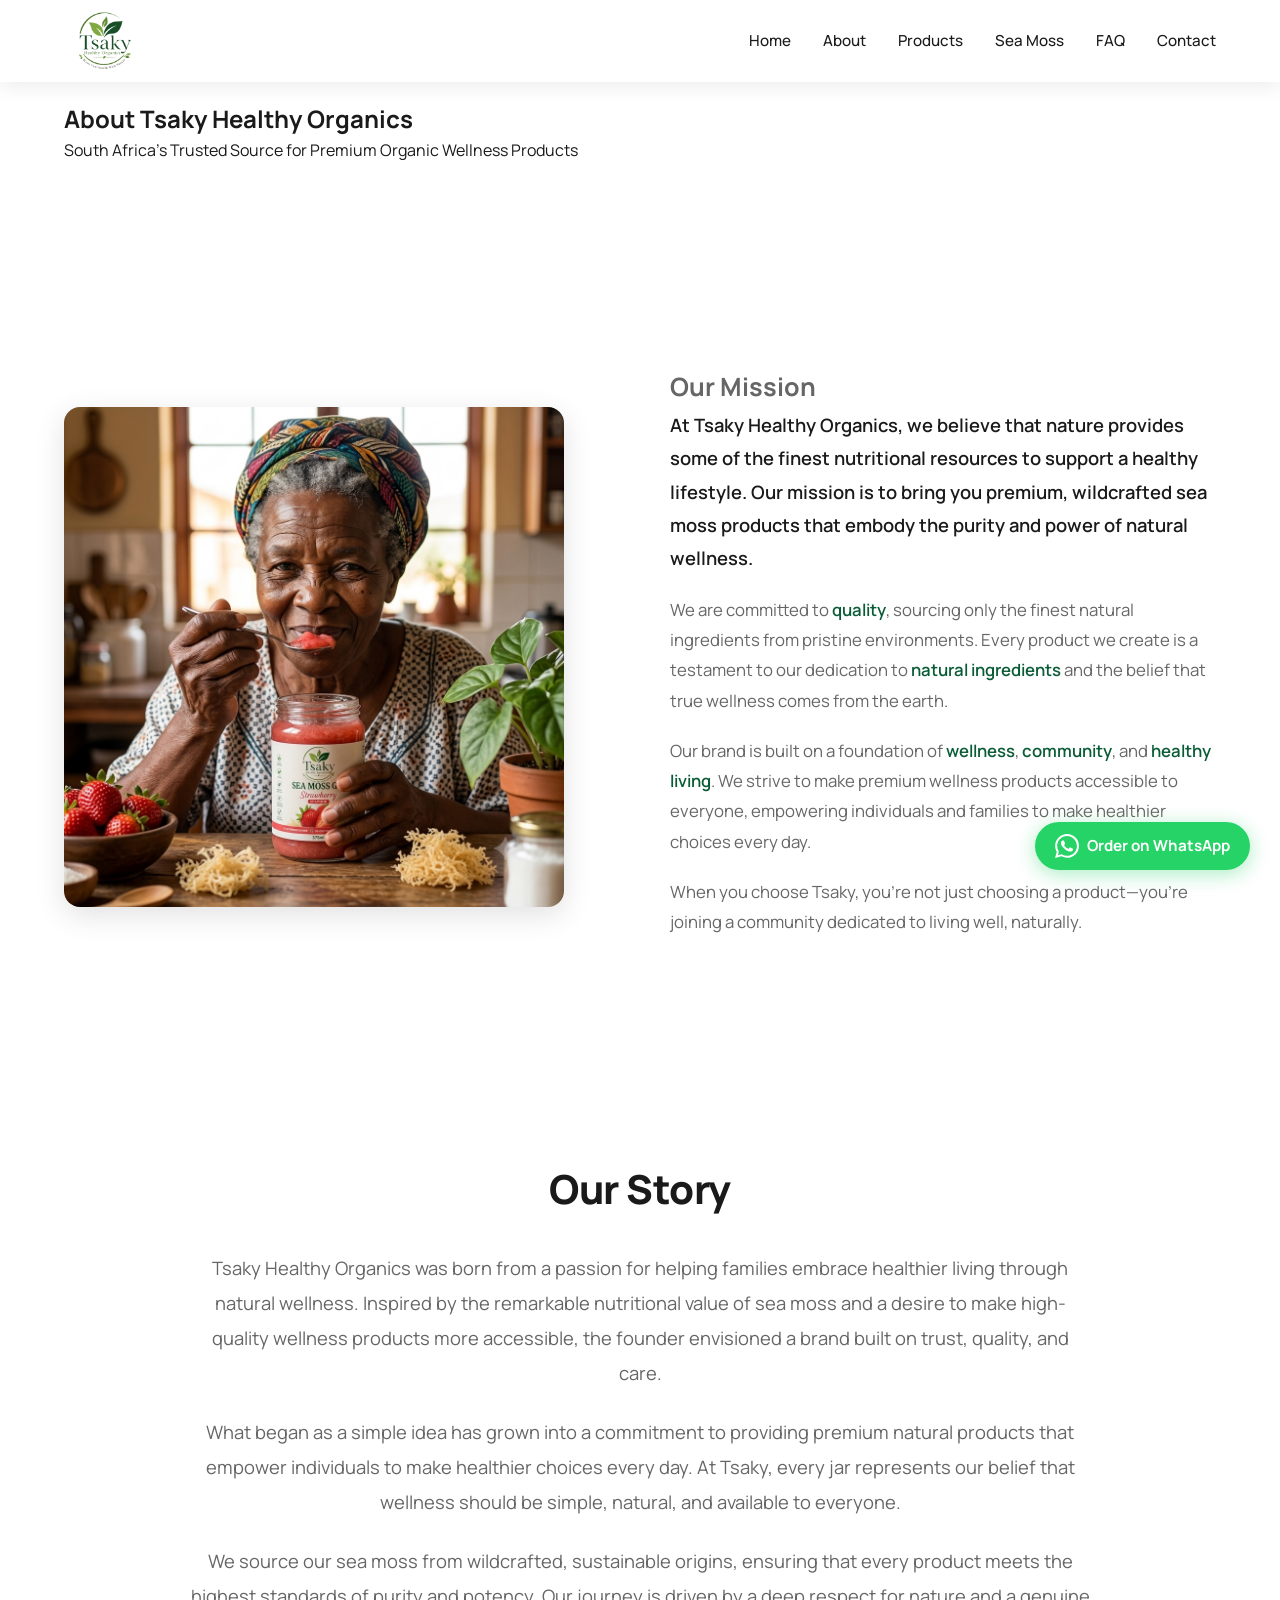
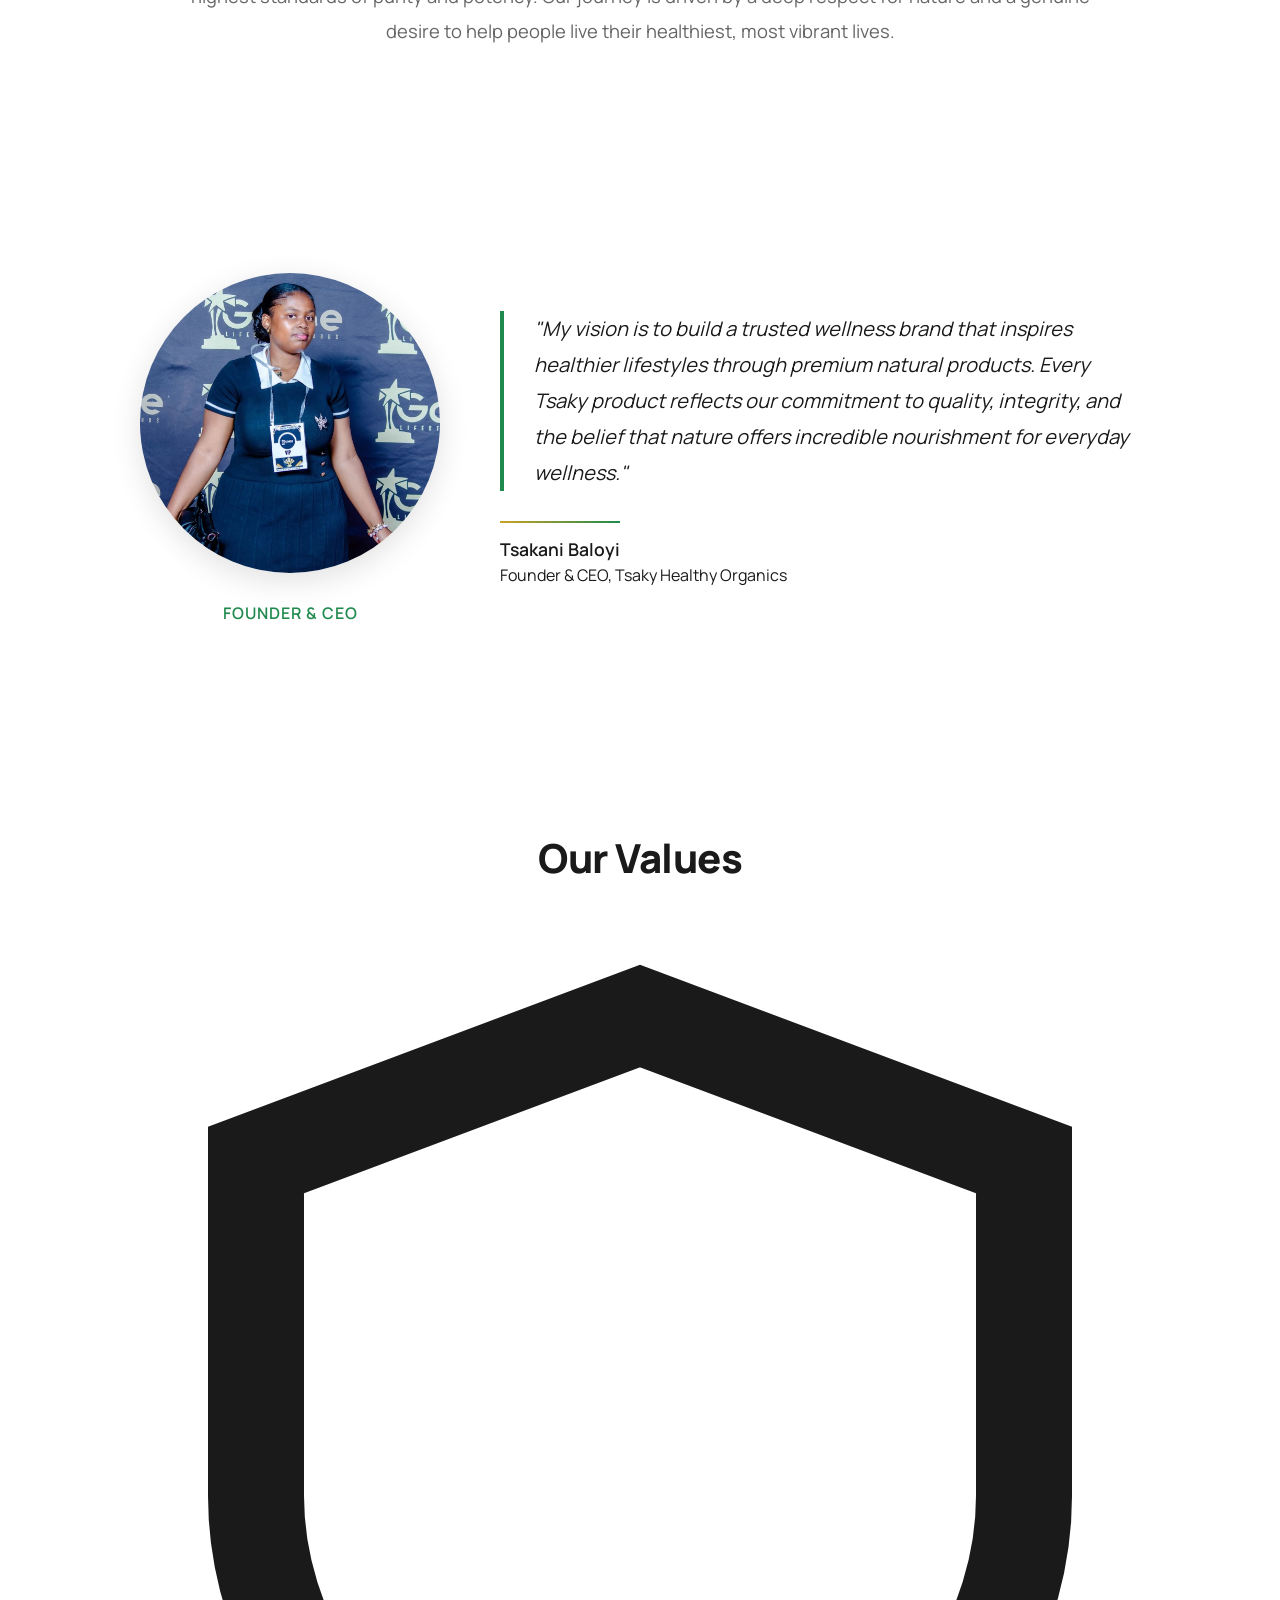
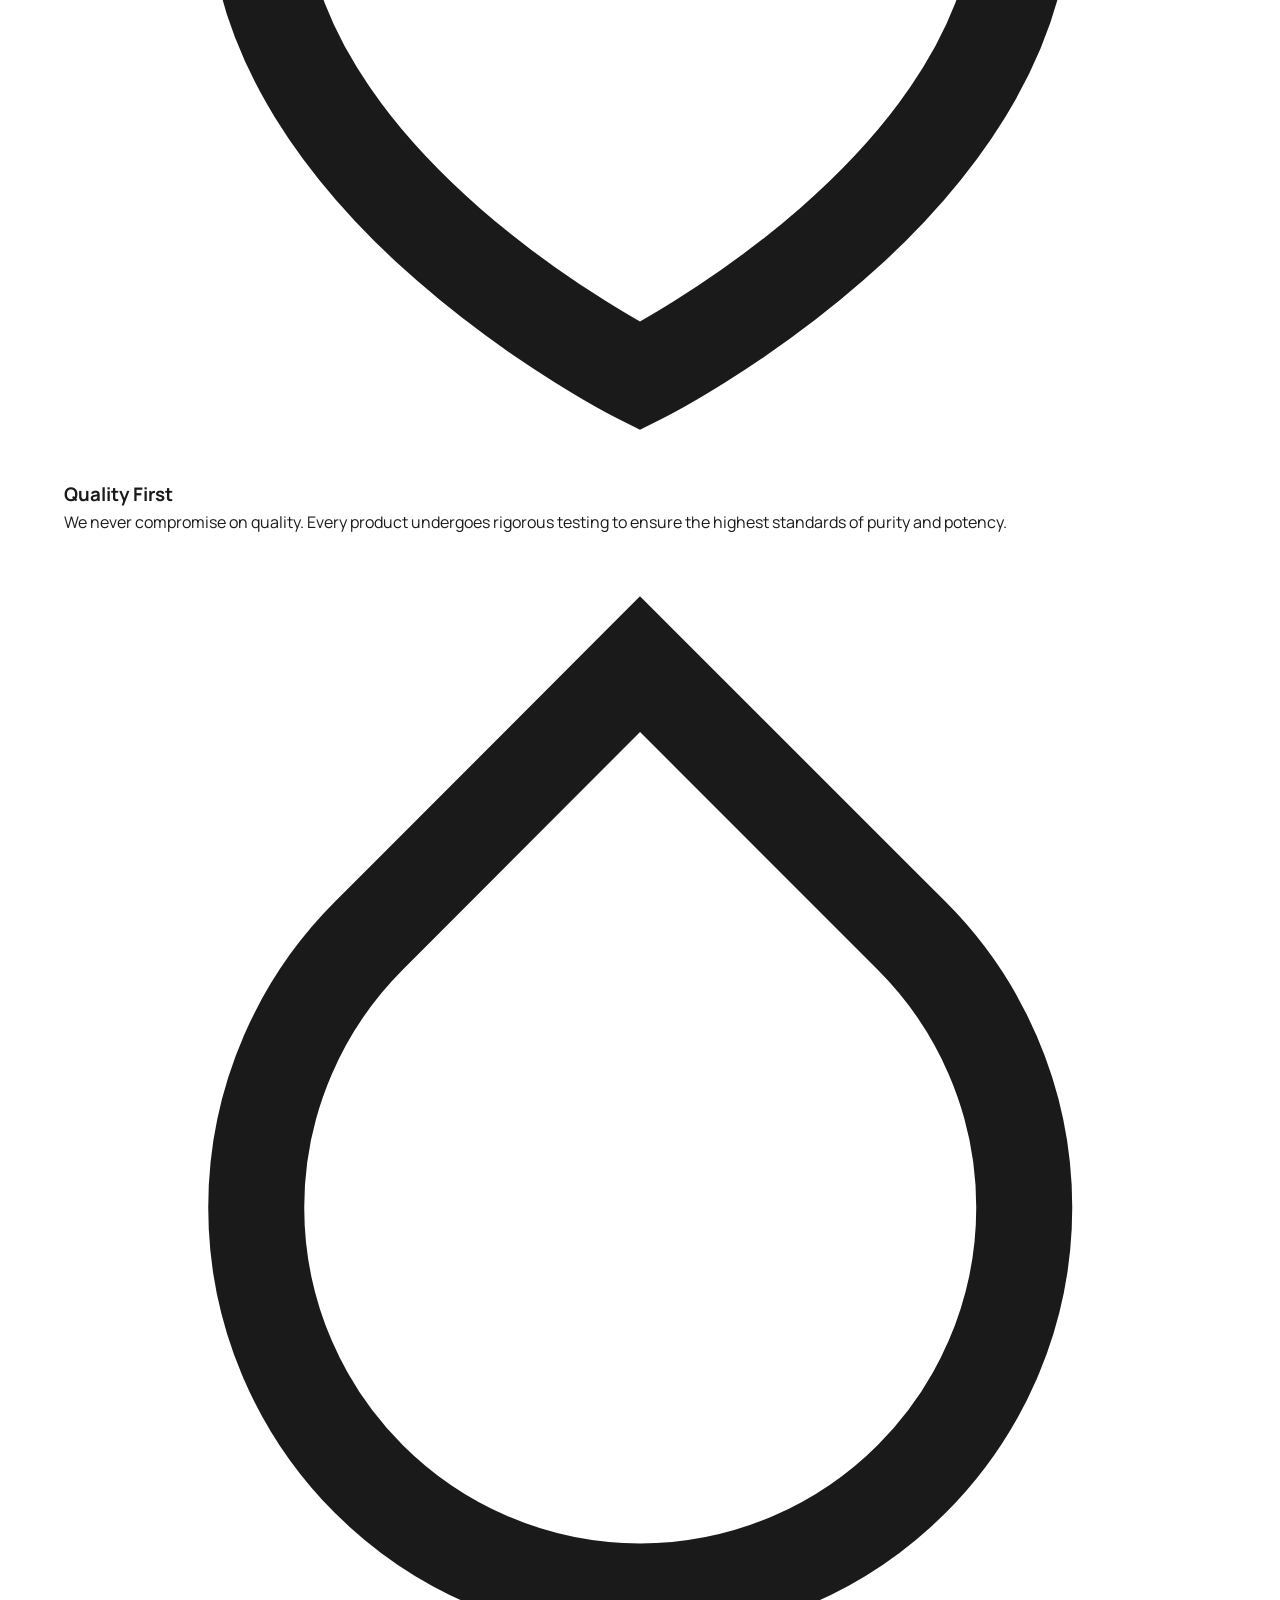
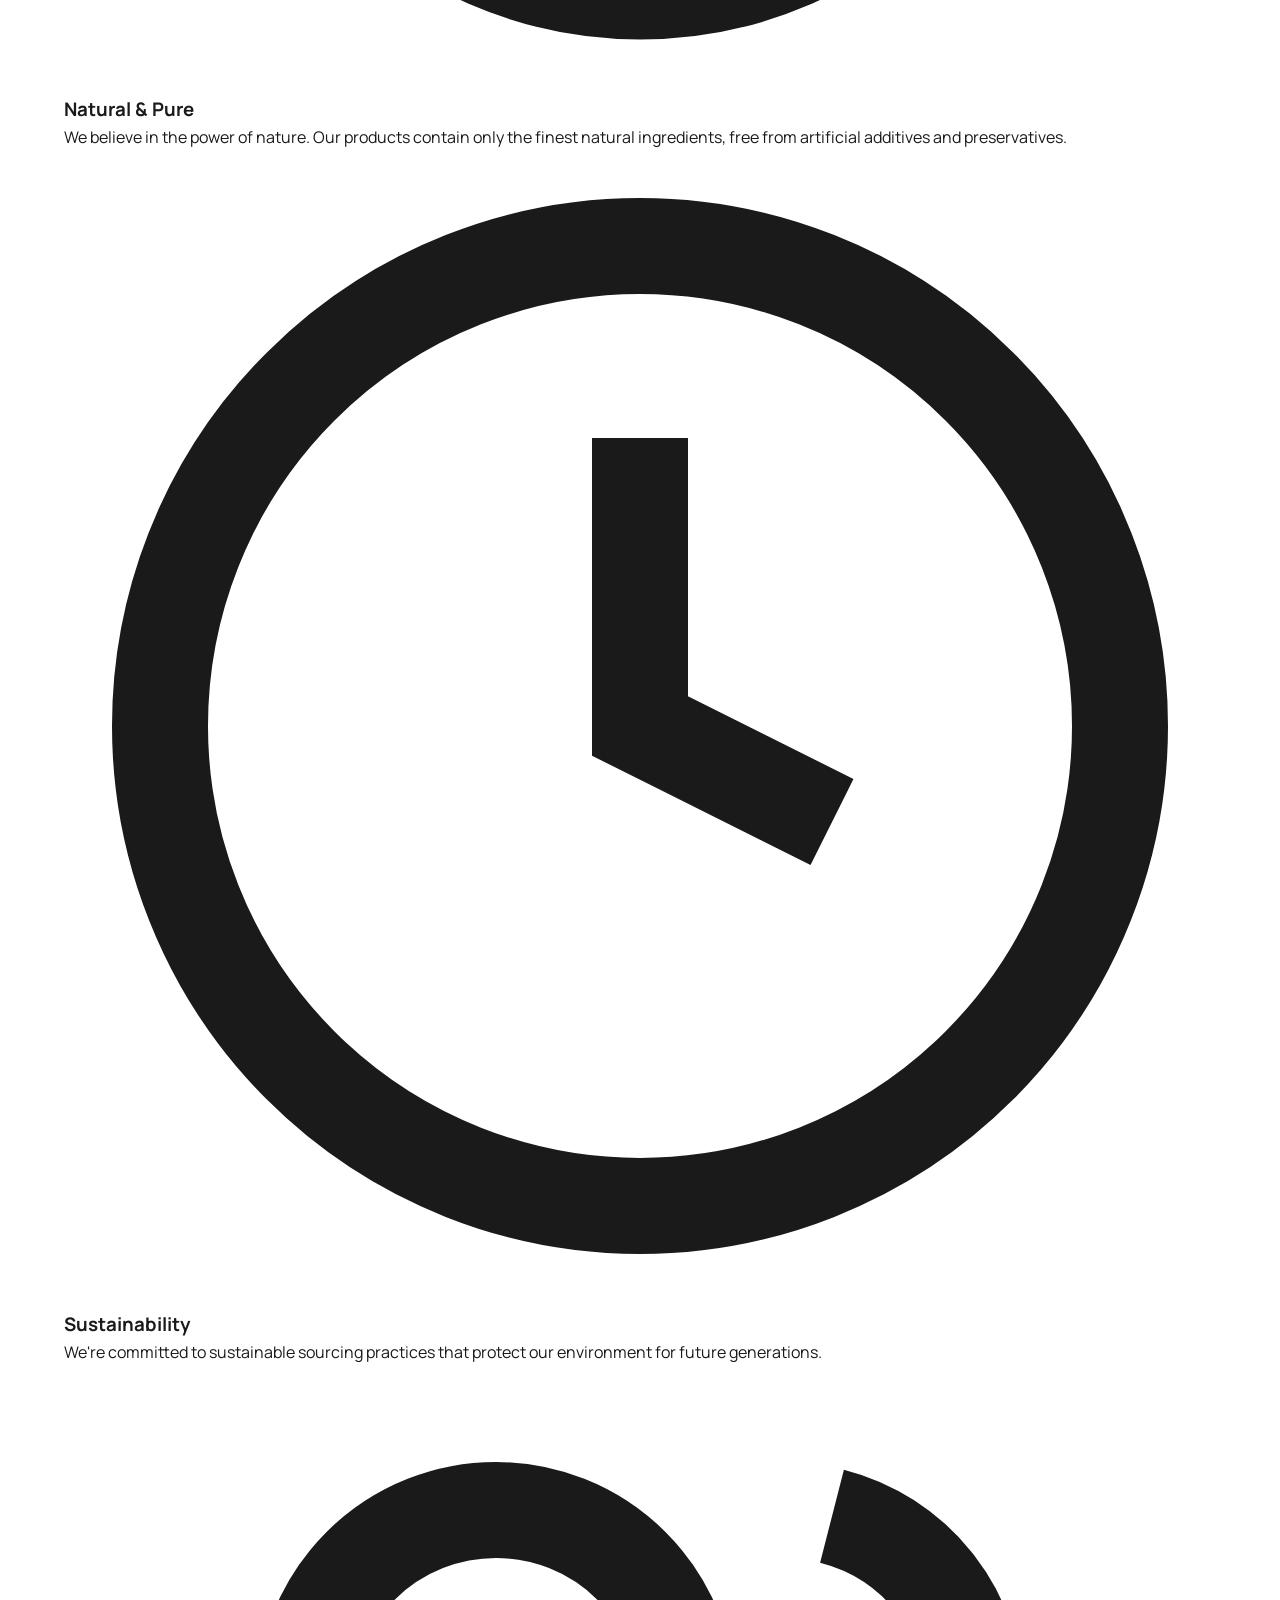
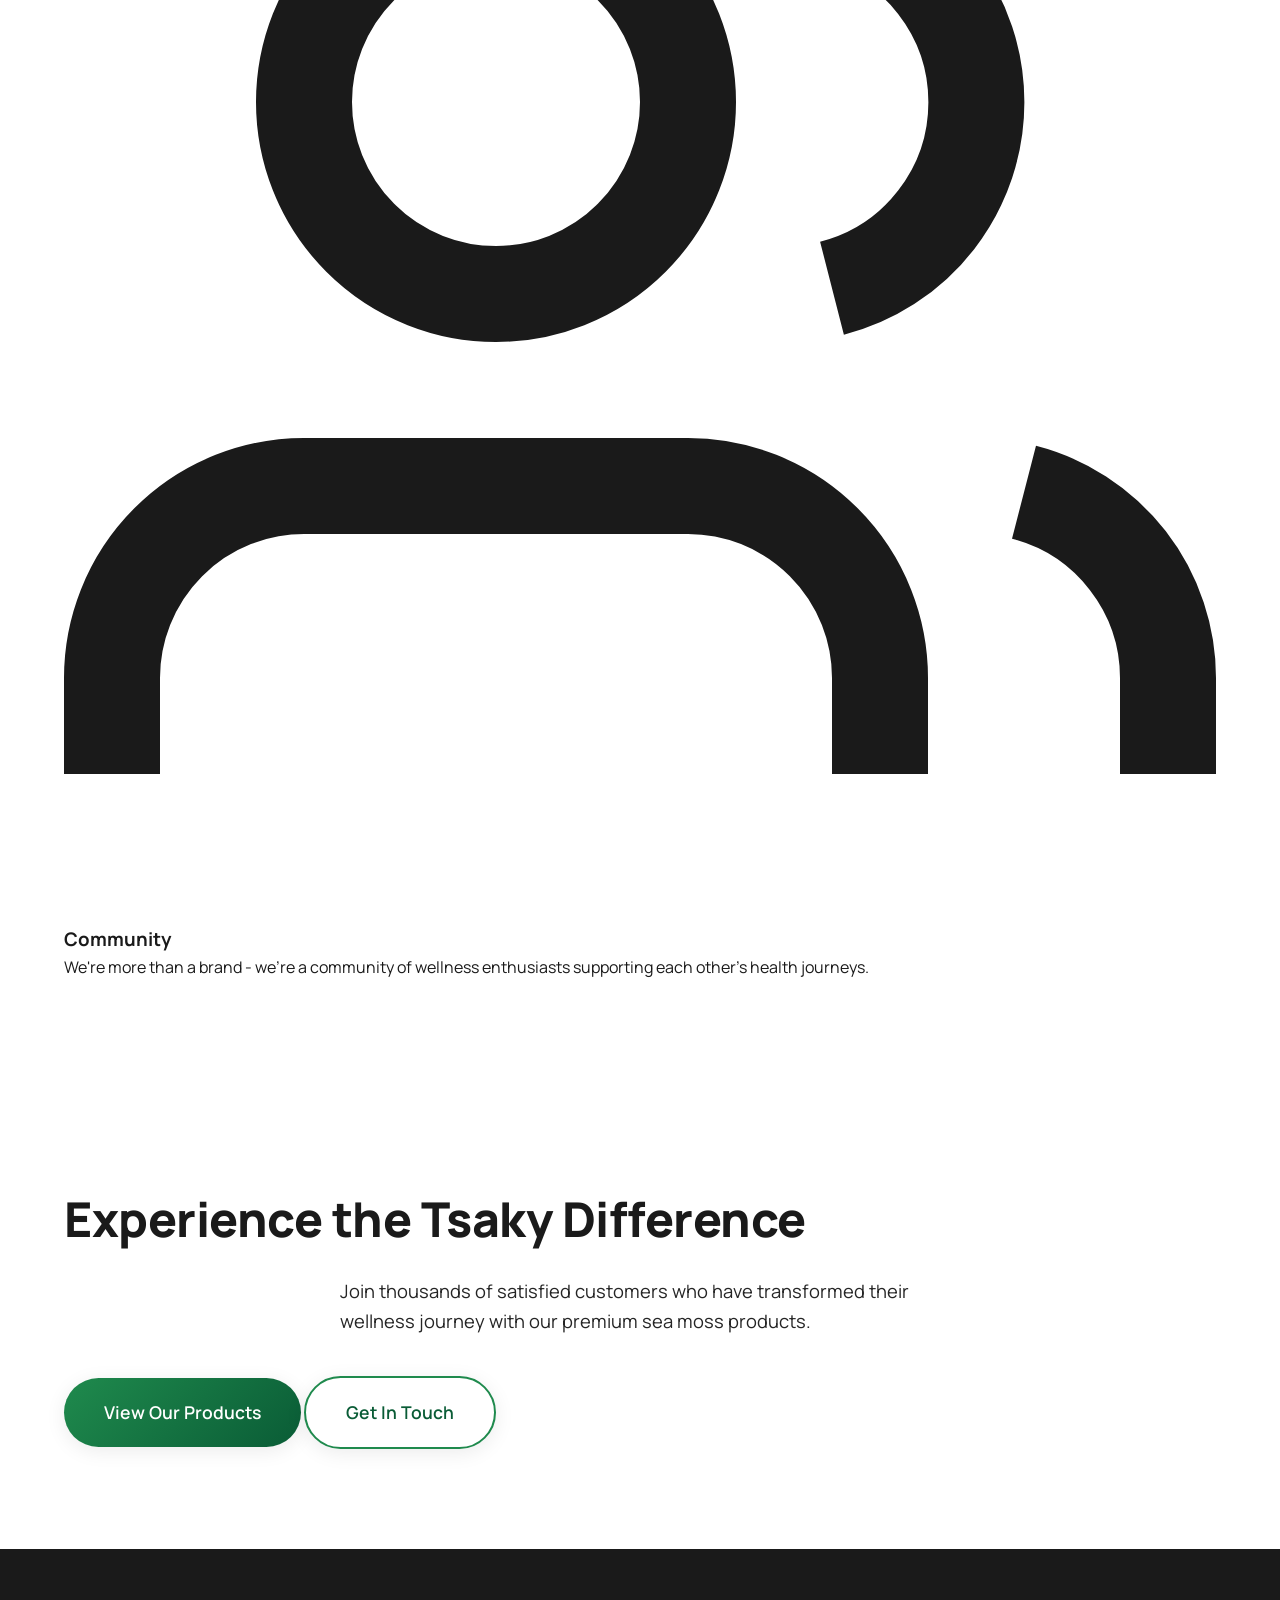
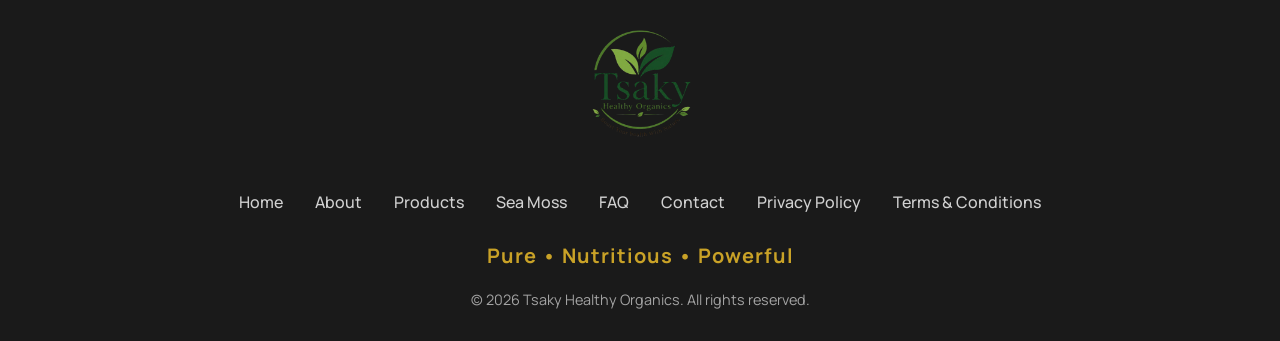
<file: about.html>
<!DOCTYPE html>
<html lang="en">
<head>
    <meta charset="UTF-8">
    <meta name="viewport" content="width=device-width, initial-scale=1.0">
    <meta http-equiv="X-UA-Compatible" content="IE=edge">
    
    <!-- Primary Meta Tags -->
    <title>About Us | Tsaky Healthy Organics | Premium Sea Moss South Africa</title>
    <meta name="title" content="About Us | Tsaky Healthy Organics | Premium Sea Moss South Africa">
    <meta name="description" content="Learn about Tsaky Healthy Organics - South Africa's trusted organic wellness brand. Discover our story, mission, and commitment to premium wildcrafted sea moss products.">
    <meta name="keywords" content="about Tsaky Healthy Organics, organic wellness brand South Africa, sea moss company, natural health products, wellness brand story, Tsaky founder, organic supplements company">
    <meta name="author" content="Tsaky Healthy Organics">
    <meta name="robots" content="index, follow">
    <meta name="language" content="English">
    <meta name="geo.region" content="ZA">
    <meta name="geo.country" content="South Africa">
    
    <!-- Canonical URL -->
    <link rel="canonical" href="https://tsakyhealthyorganics.space/about.html">
    
    <!-- Favicon -->
    <link rel="icon" type="image/png" href="images/logo.png">
    <link rel="apple-touch-icon" href="images/logo.png">
    
    <!-- Open Graph / Facebook -->
    <meta property="og:type" content="website">
    <meta property="og:url" content="https://tsakyhealthyorganics.space/about.html">
    <meta property="og:title" content="About Us | Tsaky Healthy Organics | Premium Sea Moss South Africa">
    <meta property="og:description" content="Learn about Tsaky Healthy Organics - South Africa's trusted organic wellness brand. Discover our story, mission, and commitment to premium wildcrafted sea moss products.">
    <meta property="og:image" content="https://tsakyhealthyorganics.space/images/about.png">
    <meta property="og:image:width" content="1200">
    <meta property="og:image:height" content="630">
    <meta property="og:locale" content="en_ZA">
    <meta property="og:site_name" content="Tsaky Healthy Organics">
    
    <!-- Twitter -->
    <meta property="twitter:card" content="summary_large_image">
    <meta property="twitter:url" content="https://tsakyhealthyorganics.space/about.html">
    <meta property="twitter:title" content="About Us | Tsaky Healthy Organics | Premium Sea Moss South Africa">
    <meta property="twitter:description" content="Learn about Tsaky Healthy Organics - South Africa's trusted organic wellness brand.">
    <meta property="twitter:image" content="https://tsakyhealthyorganics.space/images/about.png">
    
    <!-- Google Fonts -->
    <link rel="preconnect" href="https://fonts.googleapis.com">
    <link rel="preconnect" href="https://fonts.gstatic.com" crossorigin>
    <link href="https://fonts.googleapis.com/css2?family=Manrope:wght@300;400;500;600;700;800&display=swap" rel="stylesheet">
    
    <!-- Stylesheet -->
    <link rel="stylesheet" href="styles.css">
    
    <!-- Schema.org Structured Data - About Page -->
    <script type="application/ld+json">
    {
      "@context": "https://schema.org",
      "@type": "AboutPage",
      "name": "About Tsaky Healthy Organics",
      "description": "Learn about Tsaky Healthy Organics - South Africa's trusted organic wellness brand specializing in premium wildcrafted sea moss products.",
      "url": "https://tsakyhealthyorganics.space/about.html",
      "mainEntity": {
        "@type": "Organization",
        "name": "Tsaky Healthy Organics",
        "foundingDate": "2020",
        "founder": {
          "@type": "Person",
          "name": "Tsakani Baloyi"
        }
      }
    }
    </script>
</head>
<body>
    <!-- Navigation -->
    <nav class="navbar" id="navbar">
        <div class="container">
            <a href="index.html" class="logo">
                <img src="images/logo.png" alt="Tsaky Healthy Organics" class="logo-img">
            </a>
            <button class="nav-toggle" id="navToggle" aria-label="Toggle navigation">
                <span></span>
                <span></span>
                <span></span>
            </button>
            <ul class="nav-menu" id="navMenu">
                <li><a href="index.html" class="nav-link">Home</a></li>
                <li><a href="about.html" class="nav-link active">About</a></li>
                <li><a href="products.html" class="nav-link">Products</a></li>
                <li><a href="sea-moss.html" class="nav-link">Sea Moss</a></li>
                <li><a href="faq.html" class="nav-link">FAQ</a></li>
                <li><a href="contact.html" class="nav-link">Contact</a></li>
            </ul>
        </div>
    </nav>

    <!-- Page Header -->
    <section class="page-header">
        <div class="container">
            <h1 class="page-title fade-in">About Tsaky Healthy Organics</h1>
            <p class="page-subtitle fade-in">South Africa's Trusted Source for Premium Organic Wellness Products</p>
        </div>
    </section>

    <!-- About Section -->
    <section class="about-page" id="about">
        <div class="container">
            <div class="about-content">
                <div class="about-image fade-in">
                    <img src="images/about.png" alt="About Tsaky Healthy Organics" class="about-img">
                </div>
                
                <div class="about-text fade-in">
                    <h2>Our Mission</h2>
                    <p class="about-intro">At Tsaky Healthy Organics, we believe that nature provides some of the finest nutritional resources to support a healthy lifestyle. Our mission is to bring you premium, wildcrafted sea moss products that embody the purity and power of natural wellness.</p>
                    
                    <p>We are committed to <strong>quality</strong>, sourcing only the finest natural ingredients from pristine environments. Every product we create is a testament to our dedication to <strong>natural ingredients</strong> and the belief that true wellness comes from the earth.</p>
                    
                    <p>Our brand is built on a foundation of <strong>wellness</strong>, <strong>community</strong>, and <strong>healthy living</strong>. We strive to make premium wellness products accessible to everyone, empowering individuals and families to make healthier choices every day.</p>
                    
                    <p>When you choose Tsaky, you're not just choosing a product—you're joining a community dedicated to living well, naturally.</p>
                </div>
            </div>
        </div>
    </section>

    <!-- Our Story Section -->
    <section class="story-page" id="story">
        <div class="container">
            <div class="section-header">
                <h2 class="section-title fade-in">Our Story</h2>
            </div>
            
            <div class="story-content fade-in">
                <p class="story-text">Tsaky Healthy Organics was born from a passion for helping families embrace healthier living through natural wellness. Inspired by the remarkable nutritional value of sea moss and a desire to make high-quality wellness products more accessible, the founder envisioned a brand built on trust, quality, and care.</p>
                
                <p class="story-text">What began as a simple idea has grown into a commitment to providing premium natural products that empower individuals to make healthier choices every day. At Tsaky, every jar represents our belief that wellness should be simple, natural, and available to everyone.</p>
                
                <p class="story-text">We source our sea moss from wildcrafted, sustainable origins, ensuring that every product meets the highest standards of purity and potency. Our journey is driven by a deep respect for nature and a genuine desire to help people live their healthiest, most vibrant lives.</p>
            </div>
        </div>
    </section>

    <!-- Founder Section -->
    <section class="founder-page" id="founder">
        <div class="container">
            <div class="founder-content">
                <div class="founder-image fade-in">
                    <img src="images/founder.jpg" alt="Tsaky Founder" class="founder-img">
                    <p class="founder-title">Founder & CEO</p>
                </div>
                
                <div class="founder-text fade-in">
                    <blockquote class="founder-quote">
                        "My vision is to build a trusted wellness brand that inspires healthier lifestyles through premium natural products. Every Tsaky product reflects our commitment to quality, integrity, and the belief that nature offers incredible nourishment for everyday wellness."
                    </blockquote>
                    <div class="founder-signature">
                        <div class="signature-line"></div>
                        <p class="founder-name">Tsakani Baloyi</p>
                        <p class="founder-role">Founder & CEO, Tsaky Healthy Organics</p>
                    </div>
                </div>
            </div>
        </div>
    </section>

    <!-- Values Section -->
    <section class="values-page" id="values">
        <div class="container">
            <div class="section-header">
                <h2 class="section-title fade-in">Our Values</h2>
            </div>
            
            <div class="values-grid">
                <div class="value-card fade-in">
                    <div class="value-icon">
                        <svg viewBox="0 0 24 24" fill="none" stroke="currentColor" stroke-width="2">
                            <path d="M12 22s8-4 8-10V5l-8-3-8 3v7c0 6 8 10 8 10z"></path>
                        </svg>
                    </div>
                    <h3>Quality First</h3>
                    <p>We never compromise on quality. Every product undergoes rigorous testing to ensure the highest standards of purity and potency.</p>
                </div>
                
                <div class="value-card fade-in">
                    <div class="value-icon">
                        <svg viewBox="0 0 24 24" fill="none" stroke="currentColor" stroke-width="2">
                            <path d="M12 2.69l5.66 5.66a8 8 0 1 1-11.31 0z"></path>
                        </svg>
                    </div>
                    <h3>Natural & Pure</h3>
                    <p>We believe in the power of nature. Our products contain only the finest natural ingredients, free from artificial additives and preservatives.</p>
                </div>
                
                <div class="value-card fade-in">
                    <div class="value-icon">
                        <svg viewBox="0 0 24 24" fill="none" stroke="currentColor" stroke-width="2">
                            <circle cx="12" cy="12" r="10"></circle>
                            <path d="M12 6v6l4 2"></path>
                        </svg>
                    </div>
                    <h3>Sustainability</h3>
                    <p>We're committed to sustainable sourcing practices that protect our environment for future generations.</p>
                </div>
                
                <div class="value-card fade-in">
                    <div class="value-icon">
                        <svg viewBox="0 0 24 24" fill="none" stroke="currentColor" stroke-width="2">
                            <path d="M17 21v-2a4 4 0 0 0-4-4H5a4 4 0 0 0-4 4v2"></path>
                            <circle cx="9" cy="7" r="4"></circle>
                            <path d="M23 21v-2a4 4 0 0 0-3-3.87"></path>
                            <path d="M16 3.13a4 4 0 0 1 0 7.75"></path>
                        </svg>
                    </div>
                    <h3>Community</h3>
                    <p>We're more than a brand - we're a community of wellness enthusiasts supporting each other's health journeys.</p>
                </div>
            </div>
        </div>
    </section>

    <!-- CTA Section -->
    <section class="cta-page">
        <div class="container">
            <div class="cta-content fade-in">
                <h2 class="cta-title">Experience the Tsaky Difference</h2>
                <p class="cta-text">Join thousands of satisfied customers who have transformed their wellness journey with our premium sea moss products.</p>
                <a href="products.html" class="btn btn-primary btn-large">View Our Products</a>
                <a href="contact.html" class="btn btn-secondary btn-large">Get In Touch</a>
            </div>
        </div>
    </section>

    <!-- Footer -->
    <footer class="footer">
        <div class="container">
            <div class="footer-content">
                <div class="footer-logo">
                    <img src="images/logo.png" alt="Tsaky Healthy Organics Logo" class="footer-logo-img">
                </div>
                
                <nav class="footer-nav">
                    <a href="index.html">Home</a>
                    <a href="about.html">About</a>
                    <a href="products.html">Products</a>
                    <a href="sea-moss.html">Sea Moss</a>
                    <a href="faq.html">FAQ</a>
                    <a href="contact.html">Contact</a>
                    <a href="privacy-policy.html">Privacy Policy</a>
                    <a href="terms.html">Terms & Conditions</a>
                </nav>
                
                <p class="footer-tagline">Pure • Nutritious • Powerful</p>
                
                <p class="copyright">© 2026 Tsaky Healthy Organics. All rights reserved.</p>
            </div>
        </div>
    </footer>

    <!-- WhatsApp Floating Button -->
    <a href="https://wa.me/27648130037" target="_blank" rel="noopener noreferrer" class="whatsapp-float" aria-label="Chat on WhatsApp">
        <svg class="whatsapp-float__icon" viewBox="0 0 24 24" width="24" height="24">
            <path fill="#FFFFFF" d="M17.472 14.382c-.297-.149-1.758-.867-2.03-.967-.273-.099-.471-.148-.67.15-.197.297-.767.966-.94 1.164-.173.199-.347.223-.644.075-.297-.15-1.255-.463-2.39-1.475-.883-.788-1.48-1.761-1.653-2.059-.173-.297-.018-.458.13-.606.134-.133.298-.347.446-.52.149-.174.198-.298.298-.497.099-.198.05-.371-.025-.52-.075-.149-.669-1.612-.916-2.207-.242-.579-.487-.5-.669-.51-.173-.008-.371-.01-.57-.01-.198 0-.52.074-.792.372-.272.297-1.04 1.016-1.04 2.479 0 1.462 1.065 2.875 1.213 3.074.149.198 2.096 3.2 5.077 4.487.709.306 1.262.489 1.694.625.712.227 1.36.195 1.871.118.571-.085 1.758-.719 2.006-1.413.248-.694.248-1.289.173-1.413-.074-.124-.272-.198-.57-.347m-5.421 7.403h-.004a9.87 9.87 0 01-5.031-1.378l-.361-.214-3.741.982.998-3.648-.235-.374a9.86 9.86 0 01-1.51-5.26c.001-5.45 4.436-9.884 9.888-9.884 2.64 0 5.122 1.03 6.988 2.898a9.825 9.825 0 012.893 6.994c-.003 5.45-4.437 9.884-9.885 9.884m8.413-18.297A11.815 11.815 0 0012.05 0C5.495 0 .16 5.335.157 11.892c0 2.096.547 4.142 1.588 5.945L.057 24l6.305-1.654a11.882 11.882 0 005.683 1.448h.005c6.554 0 11.89-5.335 11.893-11.893a11.821 11.821 0 00-3.48-8.413z"/>
        </svg>
        <span class="whatsapp-float__text">Order on WhatsApp</span>
    </a>

    <!-- Scripts -->
    <script src="script.js"></script>
</body>
</html>
</file>
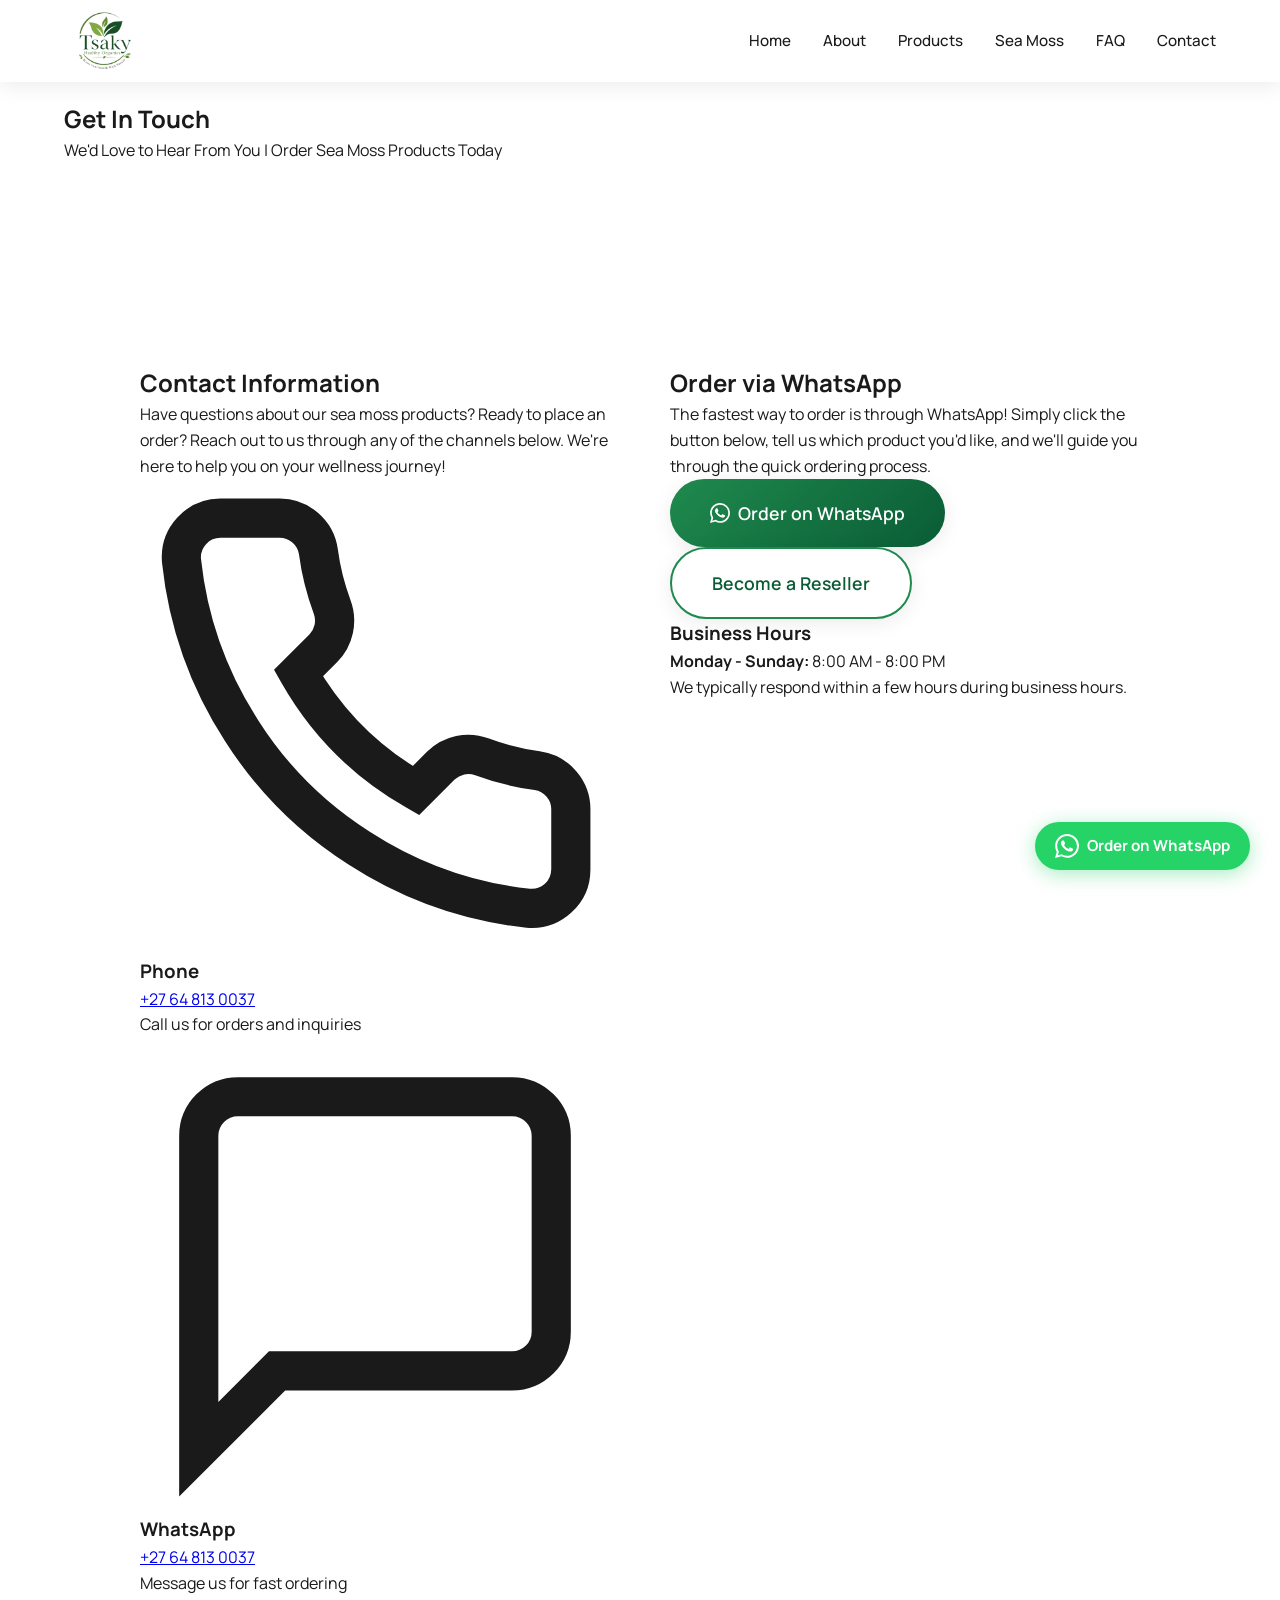
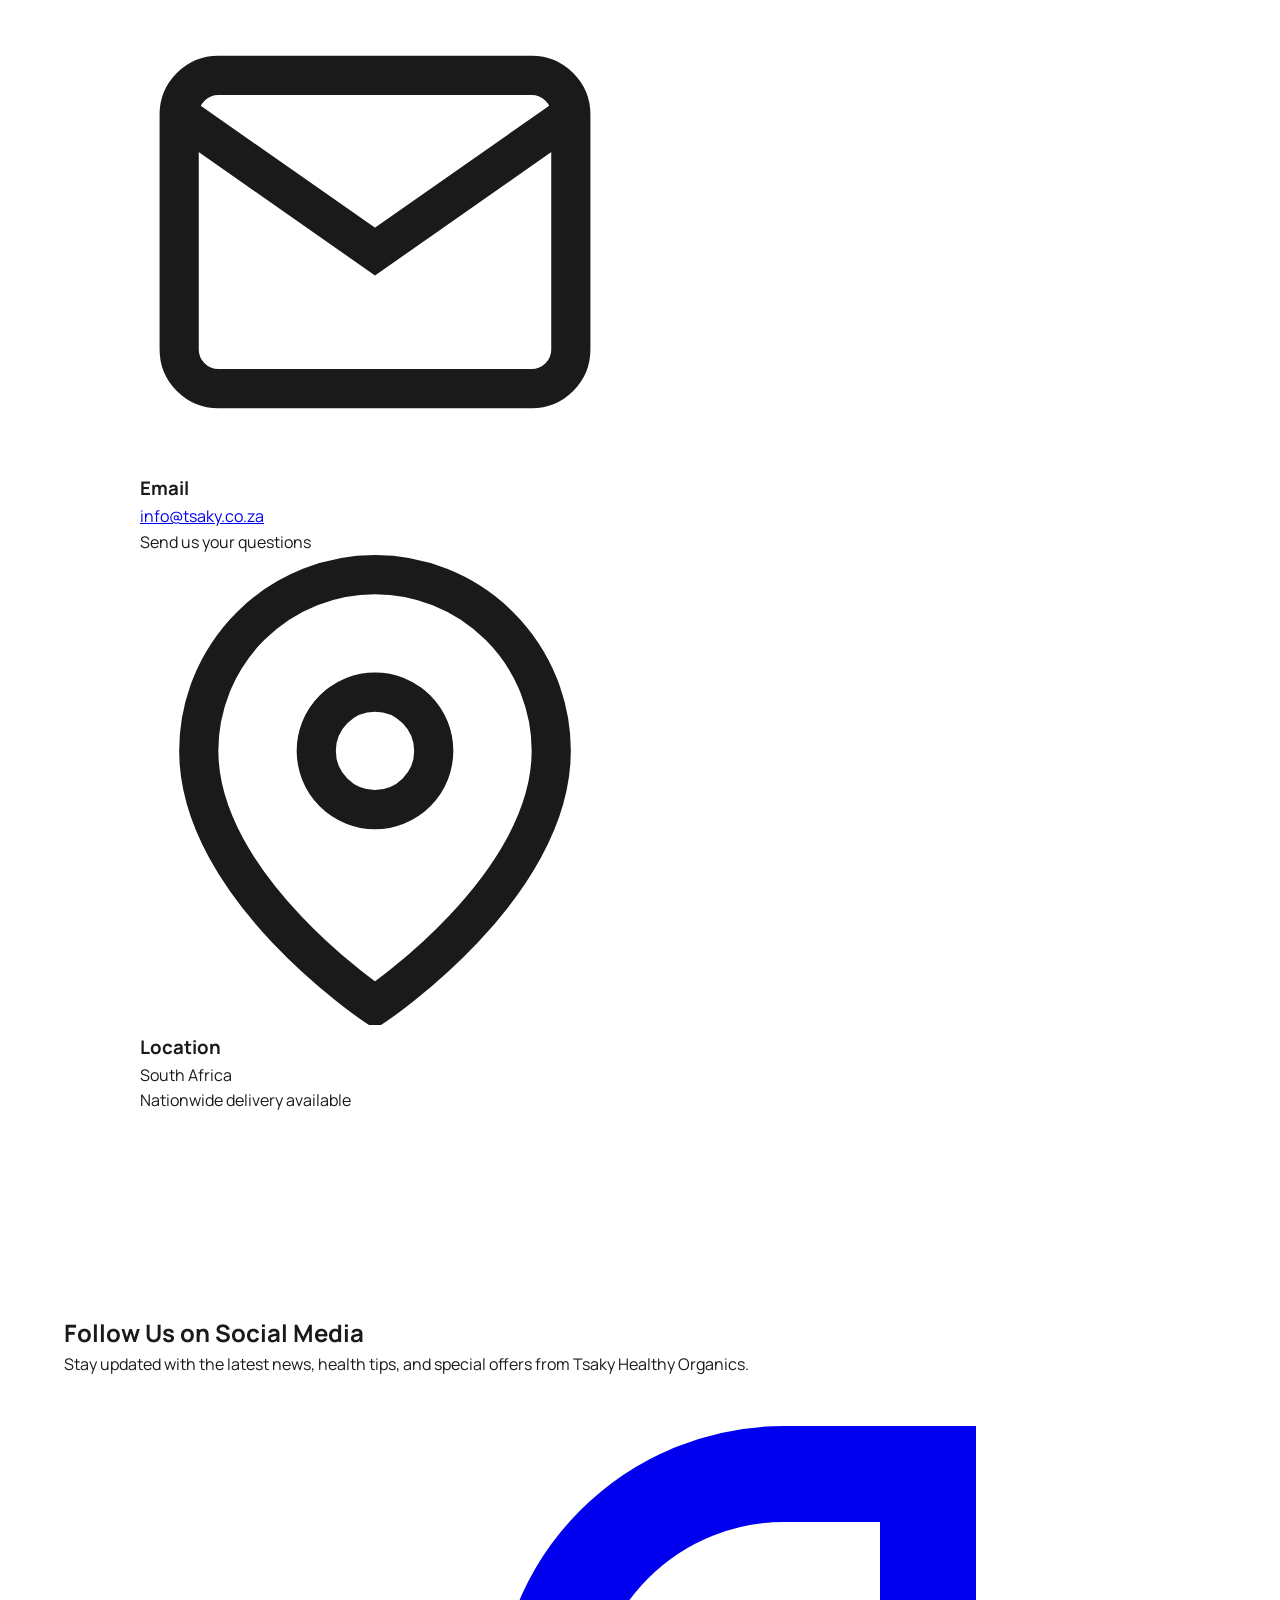
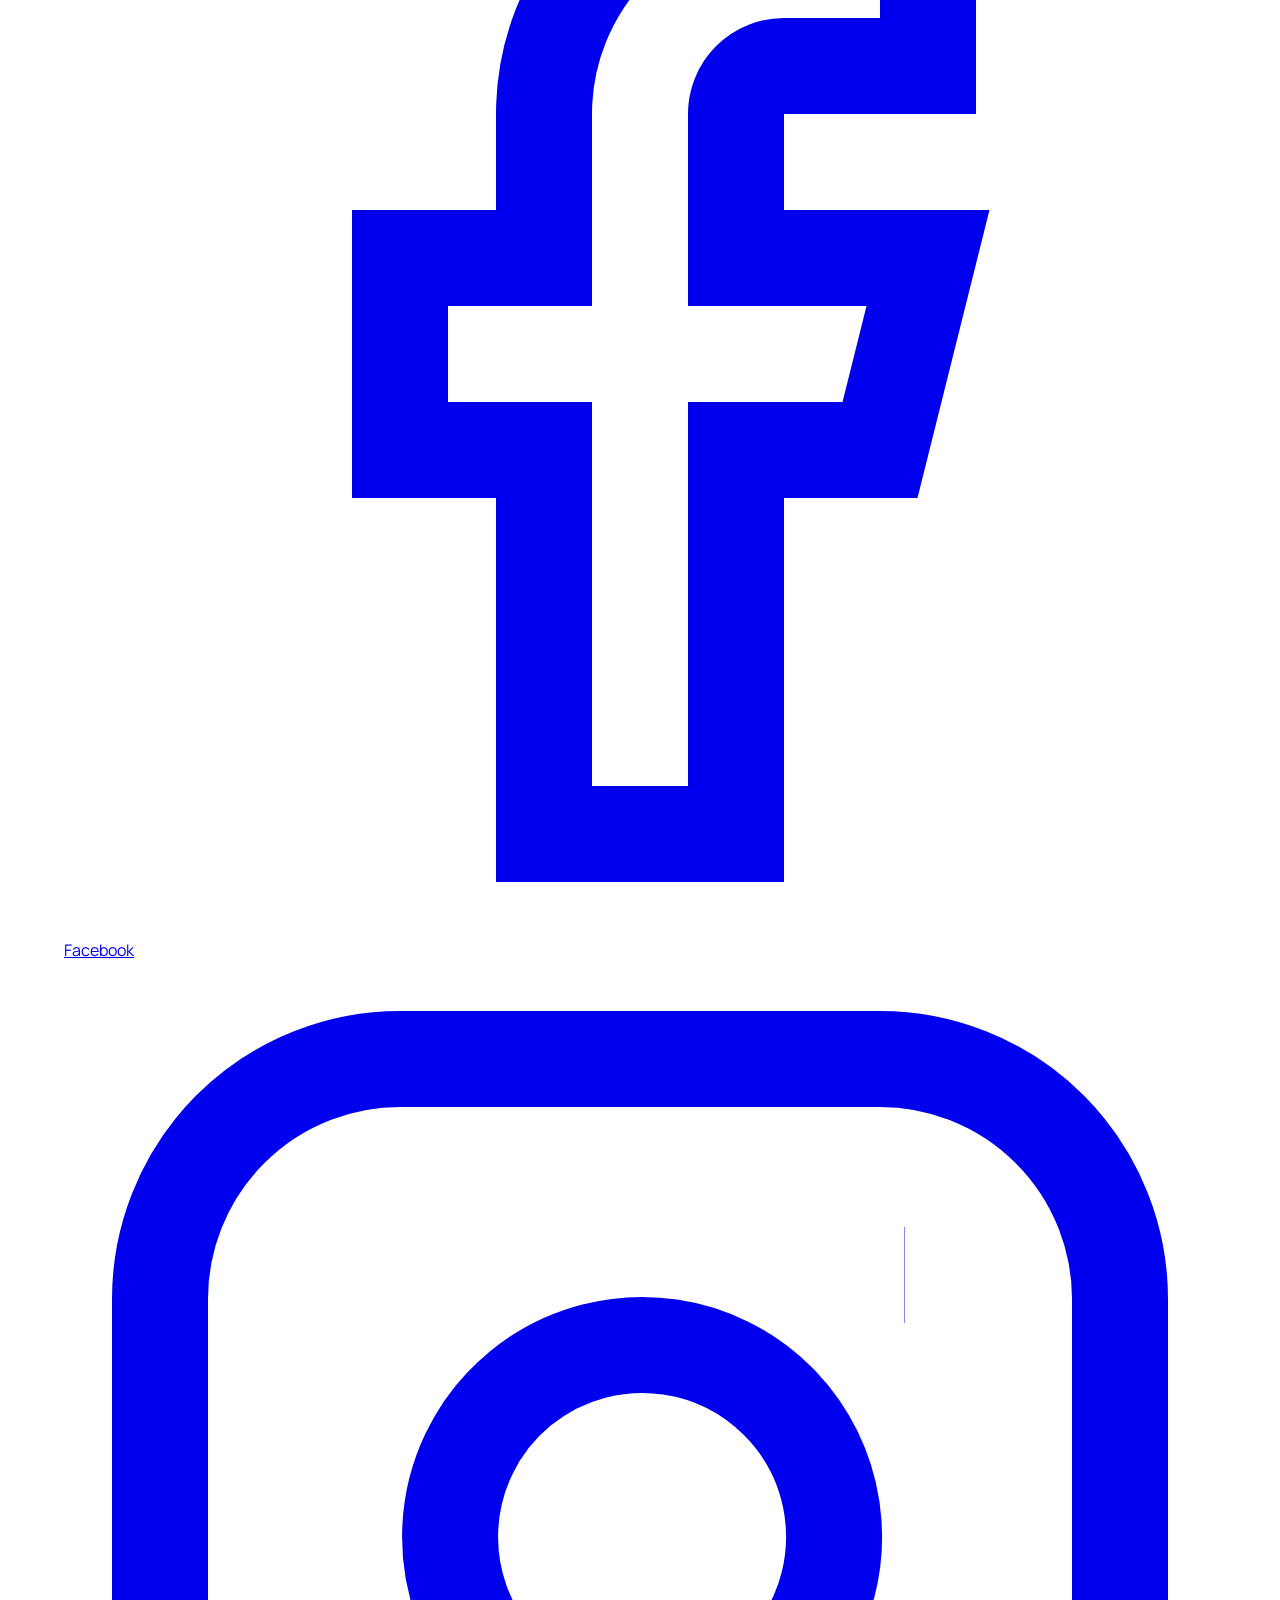
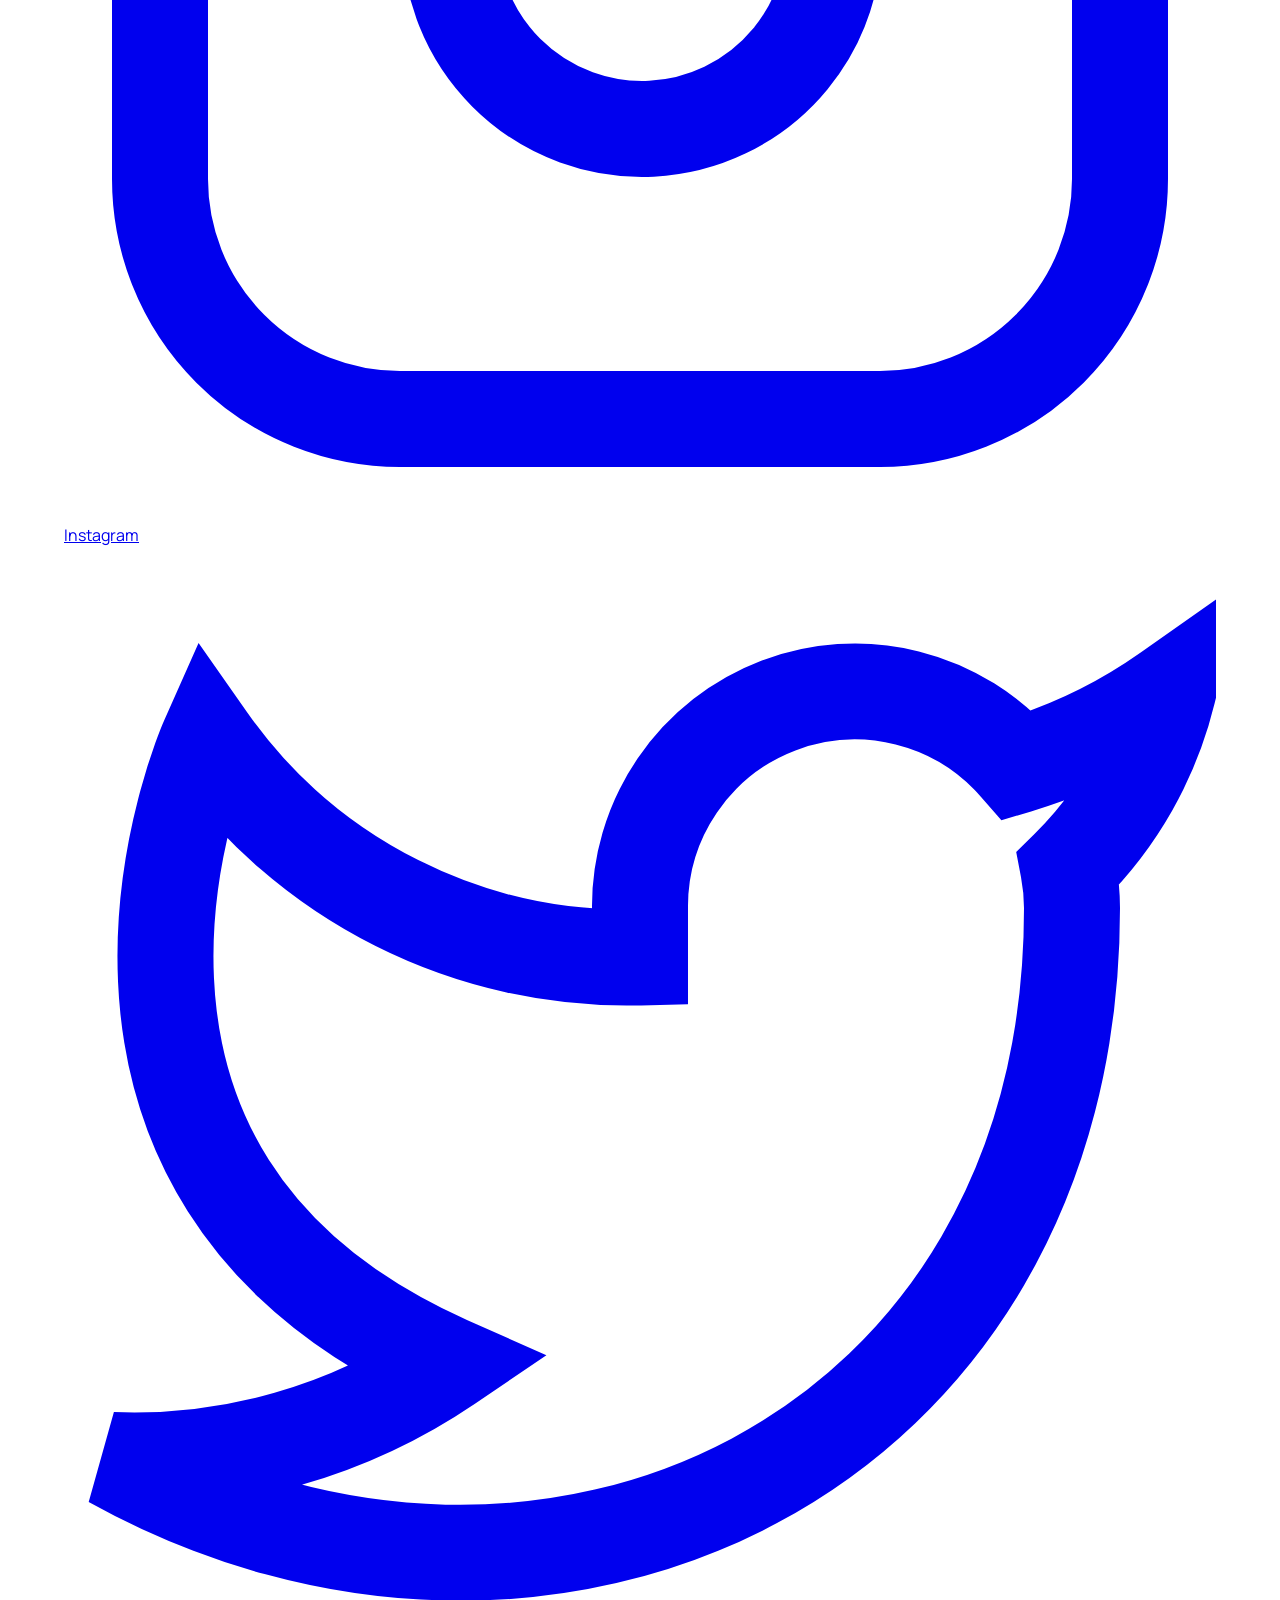
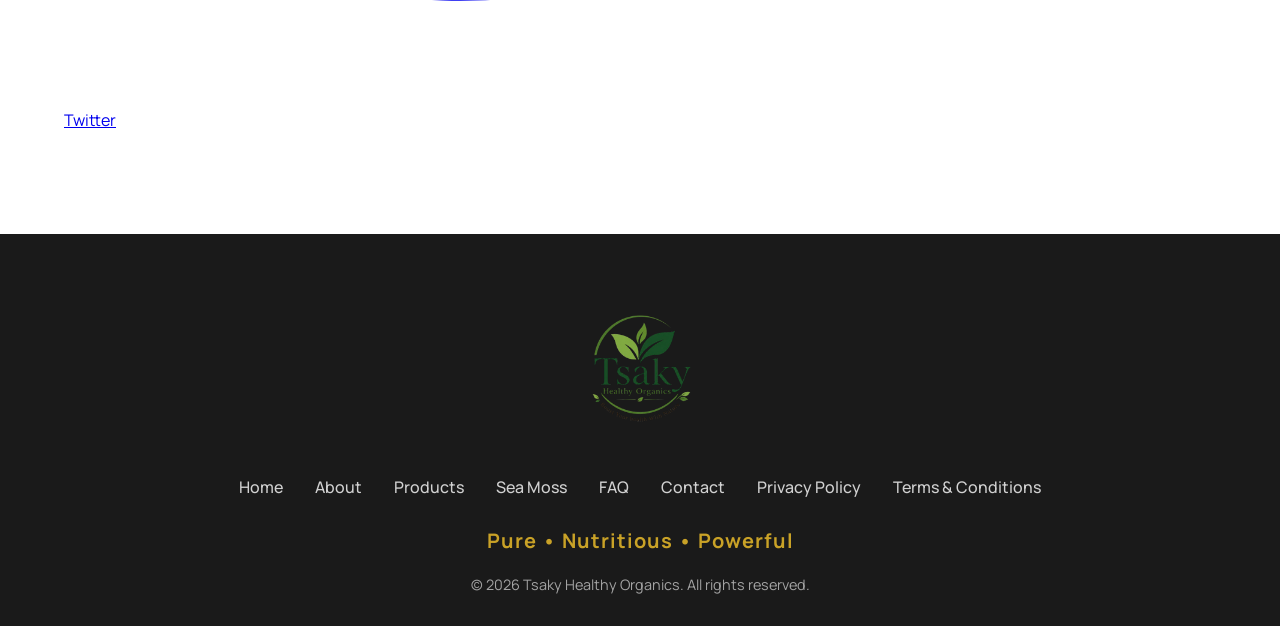
<file: contact.html>
<!DOCTYPE html>
<html lang="en">
<head>
    <meta charset="UTF-8">
    <meta name="viewport" content="width=device-width, initial-scale=1.0">
    <meta http-equiv="X-UA-Compatible" content="IE=edge">
    
    <!-- Primary Meta Tags -->
    <title>Contact Us | Tsaky Healthy Organics | Get In Touch | South Africa</title>
    <meta name="title" content="Contact Us | Tsaky Healthy Organics | Get In Touch | South Africa">
    <meta name="description" content="Contact Tsaky Healthy Organics for premium sea moss products. Reach us via WhatsApp, phone, or email. Fast response guaranteed. Order wildcrafted sea moss gel, powder & juice.">
    <meta name="keywords" content="contact Tsaky Healthy Organics, sea moss contact, order sea moss South Africa, WhatsApp order sea moss, sea moss phone number, sea moss email, organic products contact">
    <meta name="author" content="Tsaky Healthy Organics">
    <meta name="robots" content="index, follow">
    <meta name="language" content="English">
    <meta name="geo.region" content="ZA">
    <meta name="geo.country" content="South Africa">
    
    <!-- Canonical URL -->
    <link rel="canonical" href="https://tsakyhealthyorganics.space/contact.html">
    
    <!-- Favicon -->
    <link rel="icon" type="image/png" href="images/logo.png">
    <link rel="apple-touch-icon" href="images/logo.png">
    
    <!-- Open Graph / Facebook -->
    <meta property="og:type" content="website">
    <meta property="og:url" content="https://tsakyhealthyorganics.space/contact.html">
    <meta property="og:title" content="Contact Us | Tsaky Healthy Organics | Get In Touch">
    <meta property="og:description" content="Contact Tsaky Healthy Organics for premium sea moss products. Reach us via WhatsApp, phone, or email. Fast response guaranteed.">
    <meta property="og:image" content="https://tsakyhealthyorganics.space/images/hero-product.png">
    <meta property="og:image:width" content="1200">
    <meta property="og:image:height" content="630">
    <meta property="og:locale" content="en_ZA">
    <meta property="og:site_name" content="Tsaky Healthy Organics">
    
    <!-- Twitter -->
    <meta property="twitter:card" content="summary_large_image">
    <meta property="twitter:url" content="https://tsakyhealthyorganics.space/contact.html">
    <meta property="twitter:title" content="Contact Us | Tsaky Healthy Organics | Get In Touch">
    <meta property="twitter:description" content="Contact Tsaky Healthy Organics for premium sea moss products. Reach us via WhatsApp, phone, or email.">
    <meta property="twitter:image" content="https://tsakyhealthyorganics.space/images/hero-product.png">
    
    <!-- Google Fonts -->
    <link rel="preconnect" href="https://fonts.googleapis.com">
    <link rel="preconnect" href="https://fonts.gstatic.com" crossorigin>
    <link href="https://fonts.googleapis.com/css2?family=Manrope:wght@300;400;500;600;700;800&display=swap" rel="stylesheet">
    
    <!-- Stylesheet -->
    <link rel="stylesheet" href="styles.css">
    
    <!-- Schema.org Structured Data - Contact Page -->
    <script type="application/ld+json">
    {
      "@context": "https://schema.org",
      "@type": "ContactPage",
      "name": "Contact Tsaky Healthy Organics",
      "description": "Get in touch with Tsaky Healthy Organics for premium sea moss products. Contact us via WhatsApp, phone, or email.",
      "url": "https://tsakyhealthyorganics.space/contact.html",
      "mainEntity": {
        "@type": "Organization",
        "name": "Tsaky Healthy Organics",
        "telephone": "+27-64-813-0037",
        "email": "info@tsaky.co.za"
      }
    }
    </script>
</head>
<body>
    <!-- Navigation -->
    <nav class="navbar" id="navbar">
        <div class="container">
            <a href="index.html" class="logo">
                <img src="images/logo.png" alt="Tsaky Healthy Organics" class="logo-img">
            </a>
            <button class="nav-toggle" id="navToggle" aria-label="Toggle navigation">
                <span></span>
                <span></span>
                <span></span>
            </button>
            <ul class="nav-menu" id="navMenu">
                <li><a href="index.html" class="nav-link">Home</a></li>
                <li><a href="about.html" class="nav-link">About</a></li>
                <li><a href="products.html" class="nav-link">Products</a></li>
                <li><a href="sea-moss.html" class="nav-link">Sea Moss</a></li>
                <li><a href="faq.html" class="nav-link">FAQ</a></li>
                <li><a href="contact.html" class="nav-link active">Contact</a></li>
            </ul>
        </div>
    </nav>

    <!-- Page Header -->
    <section class="page-header">
        <div class="container">
            <h1 class="page-title fade-in">Get In Touch</h1>
            <p class="page-subtitle fade-in">We'd Love to Hear From You | Order Sea Moss Products Today</p>
        </div>
    </section>

    <!-- Contact Section -->
    <section class="contact-page" id="contact">
        <div class="container">
            <div class="contact-content">
                <div class="contact-info-section fade-in">
                    <h2>Contact Information</h2>
                    <p class="contact-intro">Have questions about our sea moss products? Ready to place an order? Reach out to us through any of the channels below. We're here to help you on your wellness journey!</p>
                    
                    <div class="contact-cards">
                        <div class="contact-card">
                            <div class="contact-card-icon">
                                <svg viewBox="0 0 24 24" fill="none" stroke="currentColor" stroke-width="2">
                                    <path d="M22 16.92v3a2 2 0 0 1-2.18 2 19.79 19.79 0 0 1-8.63-3.07 19.5 19.5 0 0 1-6-6 19.79 19.79 0 0 1-3.07-8.67A2 2 0 0 1 4.11 2h3a2 2 0 0 1 2 1.72 12.84 12.84 0 0 0 .7 2.81 2 2 0 0 1-.45 2.11L8.09 9.91a16 16 0 0 0 6 6l1.27-1.27a2 2 0 0 1 2.11-.45 12.84 12.84 0 0 0 2.81.7A2 2 0 0 1 22 16.92z"></path>
                                </svg>
                            </div>
                            <div class="contact-card-content">
                                <h3>Phone</h3>
                                <a href="tel:+27648130037">+27 64 813 0037</a>
                                <p>Call us for orders and inquiries</p>
                            </div>
                        </div>
                        
                        <div class="contact-card">
                            <div class="contact-card-icon">
                                <svg viewBox="0 0 24 24" fill="none" stroke="currentColor" stroke-width="2">
                                    <path d="M21 15a2 2 0 0 1-2 2H7l-4 4V5a2 2 0 0 1 2-2h14a2 2 0 0 1 2 2z"></path>
                                </svg>
                            </div>
                            <div class="contact-card-content">
                                <h3>WhatsApp</h3>
                                <a href="https://wa.me/27648130037" target="_blank" rel="noopener">+27 64 813 0037</a>
                                <p>Message us for fast ordering</p>
                            </div>
                        </div>
                        
                        <div class="contact-card">
                            <div class="contact-card-icon">
                                <svg viewBox="0 0 24 24" fill="none" stroke="currentColor" stroke-width="2">
                                    <path d="M4 4h16c1.1 0 2 .9 2 2v12c0 1.1-.9 2-2 2H4c-1.1 0-2-.9-2-2V6c0-1.1.9-2 2-2z"></path>
                                    <polyline points="22,6 12,13 2,6"></polyline>
                                </svg>
                            </div>
                            <div class="contact-card-content">
                                <h3>Email</h3>
                                <a href="mailto:info@tsaky.co.za">info@tsaky.co.za</a>
                                <p>Send us your questions</p>
                            </div>
                        </div>
                        
                        <div class="contact-card">
                            <div class="contact-card-icon">
                                <svg viewBox="0 0 24 24" fill="none" stroke="currentColor" stroke-width="2">
                                    <path d="M21 10c0 7-9 13-9 13s-9-6-9-13a9 9 0 0 1 18 0z"></path>
                                    <circle cx="12" cy="10" r="3"></circle>
                                </svg>
                            </div>
                            <div class="contact-card-content">
                                <h3>Location</h3>
                                <p>South Africa</p>
                                <p>Nationwide delivery available</p>
                            </div>
                        </div>
                    </div>
                </div>
                
                <div class="contact-cta-section fade-in">
                    <h2>Order via WhatsApp</h2>
                    <p>The fastest way to order is through WhatsApp! Simply click the button below, tell us which product you'd like, and we'll guide you through the quick ordering process.</p>
                    
                    <div class="order-buttons">
                        <a href="https://wa.me/27648130037?text=Hello%20Tsaky%20Healthy%20Organics.%20I%20would%20like%20to%20order%20Sea%20Moss%20products." class="btn btn-primary btn-large" target="_blank" rel="noopener">
                            <svg class="btn-icon" viewBox="0 0 24 24" width="20" height="20">
                                <path fill="currentColor" d="M17.472 14.382c-.297-.149-1.758-.867-2.03-.967-.273-.099-.471-.148-.67.15-.197.297-.767.966-.94 1.164-.173.199-.347.223-.644.075-.297-.15-1.255-.463-2.39-1.475-.883-.788-1.48-1.761-1.653-2.059-.173-.297-.018-.458.13-.606.134-.133.298-.347.446-.52.149-.174.198-.298.298-.497.099-.198.05-.371-.025-.52-.075-.149-.669-1.612-.916-2.207-.242-.579-.487-.5-.669-.51-.173-.008-.371-.01-.57-.01-.198 0-.52.074-.792.372-.272.297-1.04 1.016-1.04 2.479 0 1.462 1.065 2.875 1.213 3.074.149.198 2.096 3.2 5.077 4.487.709.306 1.262.489 1.694.625.712.227 1.36.195 1.871.118.571-.085 1.758-.719 2.006-1.413.248-.694.248-1.289.173-1.413-.074-.124-.272-.198-.57-.347m-5.421 7.403h-.004a9.87 9.87 0 01-5.031-1.378l-.361-.214-3.741.982.998-3.648-.235-.374a9.86 9.86 0 01-1.51-5.26c.001-5.45 4.436-9.884 9.888-9.884 2.64 0 5.122 1.03 6.988 2.898a9.825 9.825 0 012.893 6.994c-.003 5.45-4.437 9.884-9.885 9.884m8.413-18.297A11.815 11.815 0 0012.05 0C5.495 0 .16 5.335.157 11.892c0 2.096.547 4.142 1.588 5.945L.057 24l6.305-1.654a11.882 11.882 0 005.683 1.448h.005c6.554 0 11.89-5.335 11.893-11.893a11.821 11.821 0 00-3.48-8.413z"/>
                            </svg>
                            Order on WhatsApp
                        </a>
                        <a href="https://wa.me/27648130037?text=Hello%20Tsaky%20Healthy%20Organics.%20I%20am%20interested%20in%20becoming%20a%20reseller." class="btn btn-secondary btn-large" target="_blank" rel="noopener">
                            Become a Reseller
                        </a>
                    </div>
                    
                    <div class="business-hours">
                        <h3>Business Hours</h3>
                        <p><strong>Monday - Sunday:</strong> 8:00 AM - 8:00 PM</p>
                        <p>We typically respond within a few hours during business hours.</p>
                    </div>
                </div>
            </div>
        </div>
    </section>

    <!-- Social Media Section -->
    <section class="social-section">
        <div class="container">
            <div class="social-content fade-in">
                <h2>Follow Us on Social Media</h2>
                <p>Stay updated with the latest news, health tips, and special offers from Tsaky Healthy Organics.</p>
                
                <div class="social-links-large">
                    <a href="#" class="social-link-large" aria-label="Facebook">
                        <svg viewBox="0 0 24 24" fill="none" stroke="currentColor" stroke-width="2">
                            <path d="M18 2h-3a5 5 0 0 0-5 5v3H7v4h3v8h4v-8h3l1-4h-4V7a1 1 0 0 1 1-1h3z"></path>
                        </svg>
                        <span>Facebook</span>
                    </a>
                    <a href="#" class="social-link-large" aria-label="Instagram">
                        <svg viewBox="0 0 24 24" fill="none" stroke="currentColor" stroke-width="2">
                            <rect x="2" y="2" width="20" height="20" rx="5" ry="5"></rect>
                            <path d="M16 11.37A4 4 0 1 1 12.63 8 4 4 0 0 1 16 11.37z"></path>
                            <line x1="17.5" y1="6.5" x2="17.51" y2="6.5"></line>
                        </svg>
                        <span>Instagram</span>
                    </a>
                    <a href="#" class="social-link-large" aria-label="Twitter">
                        <svg viewBox="0 0 24 24" fill="none" stroke="currentColor" stroke-width="2">
                            <path d="M23 3a10.9 10.9 0 0 1-3.14 1.53 4.48 4.48 0 0 0-7.86 3v1A10.66 10.66 0 0 1 3 4s-4 9 5 13a11.64 11.64 0 0 1-7 2c9 5 20 0 20-11.5a4.5 4.5 0 0 0-.08-.83A7.72 7.72 0 0 0 23 3z"></path>
                        </svg>
                        <span>Twitter</span>
                    </a>
                </div>
            </div>
        </div>
    </section>

    <!-- Footer -->
    <footer class="footer">
        <div class="container">
            <div class="footer-content">
                <div class="footer-logo">
                    <img src="images/logo.png" alt="Tsaky Healthy Organics Logo" class="footer-logo-img">
                </div>
                
                <nav class="footer-nav">
                    <a href="index.html">Home</a>
                    <a href="about.html">About</a>
                    <a href="products.html">Products</a>
                    <a href="sea-moss.html">Sea Moss</a>
                    <a href="faq.html">FAQ</a>
                    <a href="contact.html">Contact</a>
                    <a href="privacy-policy.html">Privacy Policy</a>
                    <a href="terms.html">Terms & Conditions</a>
                </nav>
                
                <p class="footer-tagline">Pure • Nutritious • Powerful</p>
                
                <p class="copyright">© 2026 Tsaky Healthy Organics. All rights reserved.</p>
            </div>
        </div>
    </footer>

    <!-- WhatsApp Floating Button -->
    <a href="https://wa.me/27648130037" target="_blank" rel="noopener noreferrer" class="whatsapp-float" aria-label="Chat on WhatsApp">
        <svg class="whatsapp-float__icon" viewBox="0 0 24 24" width="24" height="24">
            <path fill="#FFFFFF" d="M17.472 14.382c-.297-.149-1.758-.867-2.03-.967-.273-.099-.471-.148-.67.15-.197.297-.767.966-.94 1.164-.173.199-.347.223-.644.075-.297-.15-1.255-.463-2.39-1.475-.883-.788-1.48-1.761-1.653-2.059-.173-.297-.018-.458.13-.606.134-.133.298-.347.446-.52.149-.174.198-.298.298-.497.099-.198.05-.371-.025-.52-.075-.149-.669-1.612-.916-2.207-.242-.579-.487-.5-.669-.51-.173-.008-.371-.01-.57-.01-.198 0-.52.074-.792.372-.272.297-1.04 1.016-1.04 2.479 0 1.462 1.065 2.875 1.213 3.074.149.198 2.096 3.2 5.077 4.487.709.306 1.262.489 1.694.625.712.227 1.36.195 1.871.118.571-.085 1.758-.719 2.006-1.413.248-.694.248-1.289.173-1.413-.074-.124-.272-.198-.57-.347m-5.421 7.403h-.004a9.87 9.87 0 01-5.031-1.378l-.361-.214-3.741.982.998-3.648-.235-.374a9.86 9.86 0 01-1.51-5.26c.001-5.45 4.436-9.884 9.888-9.884 2.64 0 5.122 1.03 6.988 2.898a9.825 9.825 0 012.893 6.994c-.003 5.45-4.437 9.884-9.885 9.884m8.413-18.297A11.815 11.815 0 0012.05 0C5.495 0 .16 5.335.157 11.892c0 2.096.547 4.142 1.588 5.945L.057 24l6.305-1.654a11.882 11.882 0 005.683 1.448h.005c6.554 0 11.89-5.335 11.893-11.893a11.821 11.821 0 00-3.48-8.413z"/>
        </svg>
        <span class="whatsapp-float__text">Order on WhatsApp</span>
    </a>

    <!-- Scripts -->
    <script src="script.js"></script>
</body>
</html>
</file>
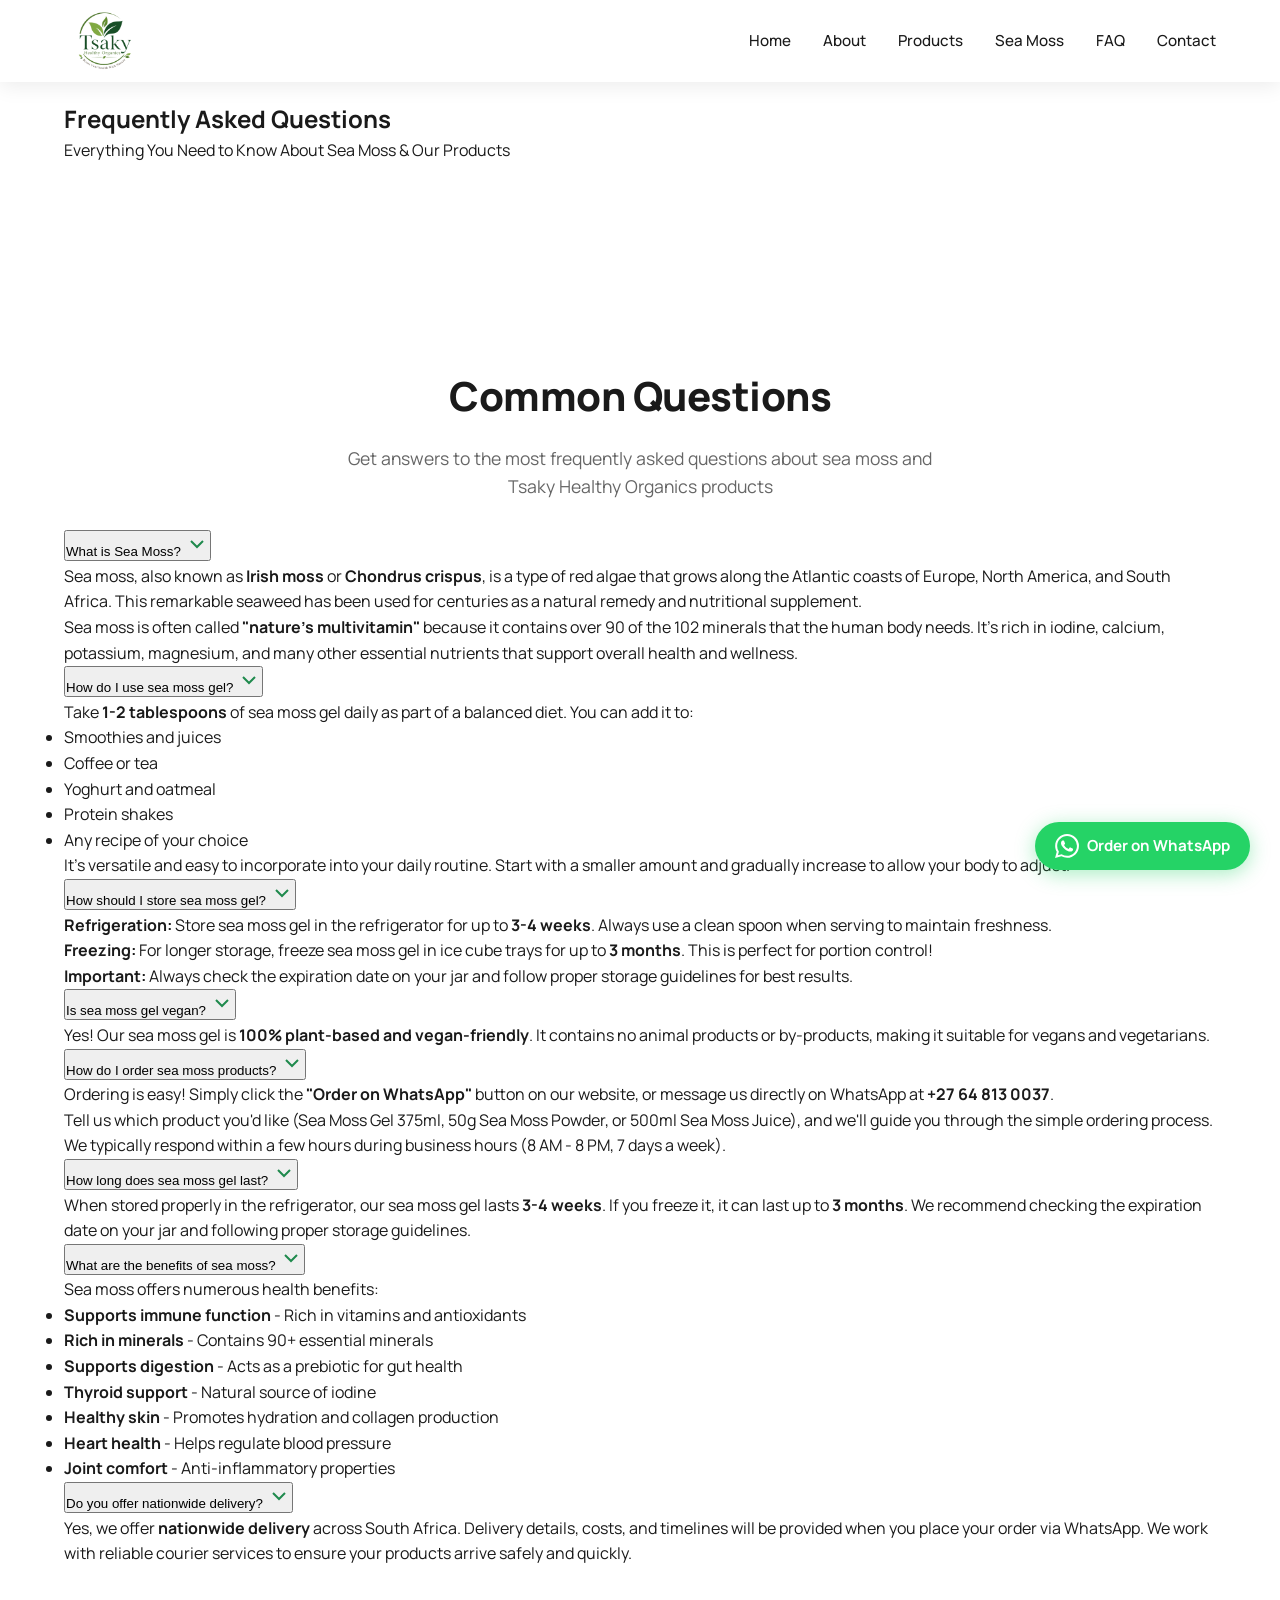
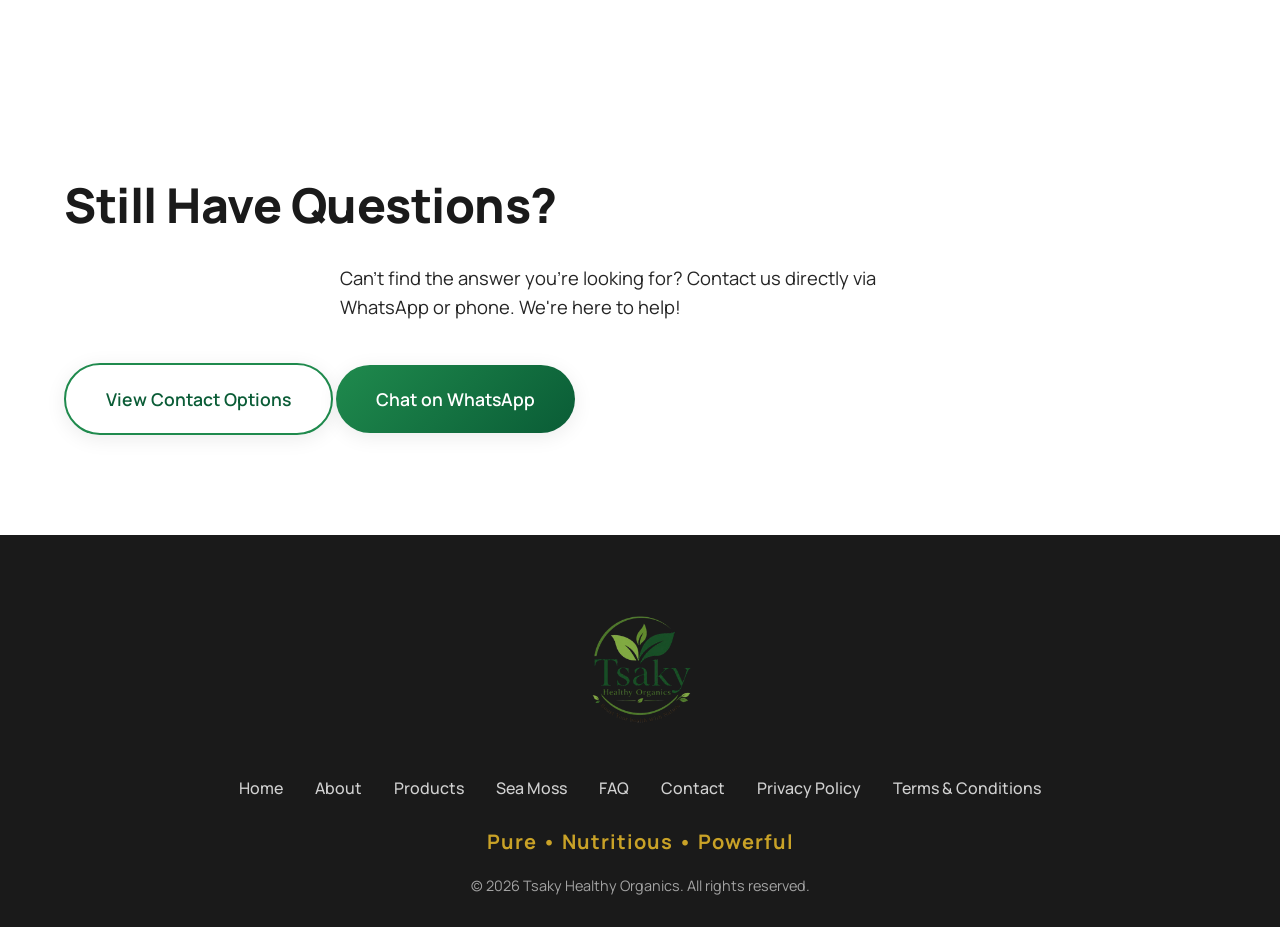
<file: faq.html>
<!DOCTYPE html>
<html lang="en">
<head>
    <meta charset="UTF-8">
    <meta name="viewport" content="width=device-width, initial-scale=1.0">
    <meta http-equiv="X-UA-Compatible" content="IE=edge">
    
    <!-- Primary Meta Tags -->
    <title>FAQ | Frequently Asked Questions | Tsaky Healthy Organics | Sea Moss Products</title>
    <meta name="title" content="FAQ | Frequently Asked Questions | Tsaky Healthy Organics | Sea Moss Products">
    <meta name="description" content="Find answers to frequently asked questions about Tsaky Healthy Organics sea moss products. Learn about sea moss benefits, usage, storage, ordering, and more.">
    <meta name="keywords" content="sea moss FAQ, sea moss questions, sea moss gel FAQ, how to use sea moss, sea moss storage, sea moss ordering, Tsaky FAQ, sea moss benefits FAQ">
    <meta name="author" content="Tsaky Healthy Organics">
    <meta name="robots" content="index, follow">
    <meta name="language" content="English">
    <meta name="geo.region" content="ZA">
    <meta name="geo.country" content="South Africa">
    
    <!-- Canonical URL -->
    <link rel="canonical" href="https://tsakyhealthyorganics.space/faq.html">
    
    <!-- Favicon -->
    <link rel="icon" type="image/png" href="images/logo.png">
    <link rel="apple-touch-icon" href="images/logo.png">
    
    <!-- Open Graph / Facebook -->
    <meta property="og:type" content="website">
    <meta property="og:url" content="https://tsakyhealthyorganics.space/faq.html">
    <meta property="og:title" content="FAQ | Frequently Asked Questions | Tsaky Healthy Organics">
    <meta property="og:description" content="Find answers to frequently asked questions about sea moss products. Learn about benefits, usage, storage, and ordering.">
    <meta property="og:image" content="https://tsakyhealthyorganics.space/images/hero-product.png">
    <meta property="og:image:width" content="1200">
    <meta property="og:image:height" content="630">
    <meta property="og:locale" content="en_ZA">
    <meta property="og:site_name" content="Tsaky Healthy Organics">
    
    <!-- Twitter -->
    <meta property="twitter:card" content="summary_large_image">
    <meta property="twitter:url" content="https://tsakyhealthyorganics.space/faq.html">
    <meta property="twitter:title" content="FAQ | Frequently Asked Questions | Tsaky Healthy Organics">
    <meta property="twitter:description" content="Find answers to frequently asked questions about sea moss products. Learn about benefits, usage, storage, and ordering.">
    <meta property="twitter:image" content="https://tsakyhealthyorganics.space/images/hero-product.png">
    
    <!-- Google Fonts -->
    <link rel="preconnect" href="https://fonts.googleapis.com">
    <link rel="preconnect" href="https://fonts.gstatic.com" crossorigin>
    <link href="https://fonts.googleapis.com/css2?family=Manrope:wght@300;400;500;600;700;800&display=swap" rel="stylesheet">
    
    <!-- Stylesheet -->
    <link rel="stylesheet" href="styles.css">
    
    <!-- Schema.org Structured Data - FAQ Page -->
    <script type="application/ld+json">
    {
      "@context": "https://schema.org",
      "@type": "FAQPage",
      "name": "Frequently Asked Questions - Tsaky Healthy Organics",
      "description": "Find answers to frequently asked questions about sea moss products, benefits, usage, storage, and ordering.",
      "url": "https://tsakyhealthyorganics.space/faq.html",
      "mainEntity": [
        {
          "@type": "Question",
          "name": "What is Sea Moss?",
          "acceptedAnswer": {
            "@type": "Answer",
            "text": "Sea moss, also known as Irish moss, is a type of red algae that grows along the Atlantic coasts. It's packed with essential minerals and nutrients, making it a popular superfood. Our sea moss gel is made from wildcrafted sea moss, carefully prepared to preserve its natural benefits."
          }
        },
        {
          "@type": "Question",
          "name": "How do I use sea moss gel?",
          "acceptedAnswer": {
            "@type": "Answer",
            "text": "Take 1-2 tablespoons of sea moss gel daily as part of a balanced diet. You can add it to smoothies, juices, coffee, tea, yoghurt, oatmeal, or any recipe of your choice. It's versatile and easy to incorporate into your daily routine."
          }
        },
        {
          "@type": "Question",
          "name": "How should I store sea moss gel?",
          "acceptedAnswer": {
            "@type": "Answer",
            "text": "Store your sea moss gel in the refrigerator for up to 3-4 weeks. Always use a clean spoon when serving to maintain freshness. For longer storage, you can freeze it in ice cube trays for up to 3 months."
          }
        },
        {
          "@type": "Question",
          "name": "Is sea moss gel vegan?",
          "acceptedAnswer": {
            "@type": "Answer",
            "text": "Yes! Our sea moss gel is 100% plant-based and vegan-friendly. It contains no animal products or by-products, making it suitable for vegans and vegetarians."
          }
        },
        {
          "@type": "Question",
          "name": "How do I order sea moss products?",
          "acceptedAnswer": {
            "@type": "Answer",
            "text": "Ordering is easy! Simply click the 'Order on WhatsApp' button on our website, or message us directly on WhatsApp at +27 64 813 0037. Tell us which product you'd like and we'll guide you through the simple ordering process."
          }
        },
        {
          "@type": "Question",
          "name": "How long does sea moss gel last?",
          "acceptedAnswer": {
            "@type": "Answer",
            "text": "When stored properly in the refrigerator, our sea moss gel lasts 3-4 weeks. If you freeze it, it can last up to 3 months. We recommend checking the expiration date on your jar and following proper storage guidelines."
          }
        },
        {
          "@type": "Question",
          "name": "What are the benefits of sea moss?",
          "acceptedAnswer": {
            "@type": "Answer",
            "text": "Sea moss supports immune function, digestion, thyroid health, skin health, and more. It's rich in 90+ essential minerals including iodine, calcium, magnesium, and potassium. It's a natural superfood that supports overall wellness."
          }
        },
        {
          "@type": "Question",
          "name": "Do you offer nationwide delivery in South Africa?",
          "acceptedAnswer": {
            "@type": "Answer",
            "text": "Yes, we offer nationwide delivery across South Africa. Delivery details and costs will be provided when you place your order via WhatsApp."
          }
        }
      ]
    }
    </script>
</head>
<body>
    <!-- Navigation -->
    <nav class="navbar" id="navbar">
        <div class="container">
            <a href="index.html" class="logo">
                <img src="images/logo.png" alt="Tsaky Healthy Organics" class="logo-img">
            </a>
            <button class="nav-toggle" id="navToggle" aria-label="Toggle navigation">
                <span></span>
                <span></span>
                <span></span>
            </button>
            <ul class="nav-menu" id="navMenu">
                <li><a href="index.html" class="nav-link">Home</a></li>
                <li><a href="about.html" class="nav-link">About</a></li>
                <li><a href="products.html" class="nav-link">Products</a></li>
                <li><a href="sea-moss.html" class="nav-link">Sea Moss</a></li>
                <li><a href="faq.html" class="nav-link active">FAQ</a></li>
                <li><a href="contact.html" class="nav-link">Contact</a></li>
            </ul>
        </div>
    </nav>

    <!-- Page Header -->
    <section class="page-header">
        <div class="container">
            <h1 class="page-title fade-in">Frequently Asked Questions</h1>
            <p class="page-subtitle fade-in">Everything You Need to Know About Sea Moss & Our Products</p>
        </div>
    </section>

    <!-- FAQ Section -->
    <section class="faq-page" id="faq">
        <div class="container">
            <div class="section-header">
                <h2 class="section-title fade-in">Common Questions</h2>
                <p class="section-subtitle fade-in">Get answers to the most frequently asked questions about sea moss and Tsaky Healthy Organics products</p>
            </div>
            
            <div class="faq-list-detailed">
                <div class="faq-item-detailed fade-in">
                    <button class="faq-question-detailed">
                        <span>What is Sea Moss?</span>
                        <svg class="faq-icon" viewBox="0 0 24 24" fill="none" stroke="currentColor" stroke-width="2">
                            <polyline points="6 9 12 15 18 9"></polyline>
                        </svg>
                    </button>
                    <div class="faq-answer-detailed">
                        <p>Sea moss, also known as <strong>Irish moss</strong> or <strong>Chondrus crispus</strong>, is a type of red algae that grows along the Atlantic coasts of Europe, North America, and South Africa. This remarkable seaweed has been used for centuries as a natural remedy and nutritional supplement.</p>
                        <p>Sea moss is often called <strong>"nature's multivitamin"</strong> because it contains over 90 of the 102 minerals that the human body needs. It's rich in iodine, calcium, potassium, magnesium, and many other essential nutrients that support overall health and wellness.</p>
                    </div>
                </div>
                
                <div class="faq-item-detailed fade-in">
                    <button class="faq-question-detailed">
                        <span>How do I use sea moss gel?</span>
                        <svg class="faq-icon" viewBox="0 0 24 24" fill="none" stroke="currentColor" stroke-width="2">
                            <polyline points="6 9 12 15 18 9"></polyline>
                        </svg>
                    </button>
                    <div class="faq-answer-detailed">
                        <p>Take <strong>1-2 tablespoons</strong> of sea moss gel daily as part of a balanced diet. You can add it to:</p>
                        <ul>
                            <li>Smoothies and juices</li>
                            <li>Coffee or tea</li>
                            <li>Yoghurt and oatmeal</li>
                            <li>Protein shakes</li>
                            <li>Any recipe of your choice</li>
                        </ul>
                        <p>It's versatile and easy to incorporate into your daily routine. Start with a smaller amount and gradually increase to allow your body to adjust.</p>
                    </div>
                </div>
                
                <div class="faq-item-detailed fade-in">
                    <button class="faq-question-detailed">
                        <span>How should I store sea moss gel?</span>
                        <svg class="faq-icon" viewBox="0 0 24 24" fill="none" stroke="currentColor" stroke-width="2">
                            <polyline points="6 9 12 15 18 9"></polyline>
                        </svg>
                    </button>
                    <div class="faq-answer-detailed">
                        <p><strong>Refrigeration:</strong> Store sea moss gel in the refrigerator for up to <strong>3-4 weeks</strong>. Always use a clean spoon when serving to maintain freshness.</p>
                        <p><strong>Freezing:</strong> For longer storage, freeze sea moss gel in ice cube trays for up to <strong>3 months</strong>. This is perfect for portion control!</p>
                        <p><strong>Important:</strong> Always check the expiration date on your jar and follow proper storage guidelines for best results.</p>
                    </div>
                </div>
                
                <div class="faq-item-detailed fade-in">
                    <button class="faq-question-detailed">
                        <span>Is sea moss gel vegan?</span>
                        <svg class="faq-icon" viewBox="0 0 24 24" fill="none" stroke="currentColor" stroke-width="2">
                            <polyline points="6 9 12 15 18 9"></polyline>
                        </svg>
                    </button>
                    <div class="faq-answer-detailed">
                        <p>Yes! Our sea moss gel is <strong>100% plant-based and vegan-friendly</strong>. It contains no animal products or by-products, making it suitable for vegans and vegetarians.</p>
                    </div>
                </div>
                
                <div class="faq-item-detailed fade-in">
                    <button class="faq-question-detailed">
                        <span>How do I order sea moss products?</span>
                        <svg class="faq-icon" viewBox="0 0 24 24" fill="none" stroke="currentColor" stroke-width="2">
                            <polyline points="6 9 12 15 18 9"></polyline>
                        </svg>
                    </button>
                    <div class="faq-answer-detailed">
                        <p>Ordering is easy! Simply click the <strong>"Order on WhatsApp"</strong> button on our website, or message us directly on WhatsApp at <strong>+27 64 813 0037</strong>.</p>
                        <p>Tell us which product you'd like (Sea Moss Gel 375ml, 50g Sea Moss Powder, or 500ml Sea Moss Juice), and we'll guide you through the simple ordering process. We typically respond within a few hours during business hours (8 AM - 8 PM, 7 days a week).</p>
                    </div>
                </div>
                
                <div class="faq-item-detailed fade-in">
                    <button class="faq-question-detailed">
                        <span>How long does sea moss gel last?</span>
                        <svg class="faq-icon" viewBox="0 0 24 24" fill="none" stroke="currentColor" stroke-width="2">
                            <polyline points="6 9 12 15 18 9"></polyline>
                        </svg>
                    </button>
                    <div class="faq-answer-detailed">
                        <p>When stored properly in the refrigerator, our sea moss gel lasts <strong>3-4 weeks</strong>. If you freeze it, it can last up to <strong>3 months</strong>. We recommend checking the expiration date on your jar and following proper storage guidelines.</p>
                    </div>
                </div>
                
                <div class="faq-item-detailed fade-in">
                    <button class="faq-question-detailed">
                        <span>What are the benefits of sea moss?</span>
                        <svg class="faq-icon" viewBox="0 0 24 24" fill="none" stroke="currentColor" stroke-width="2">
                            <polyline points="6 9 12 15 18 9"></polyline>
                        </svg>
                    </button>
                    <div class="faq-answer-detailed">
                        <p>Sea moss offers numerous health benefits:</p>
                        <ul>
                            <li><strong>Supports immune function</strong> - Rich in vitamins and antioxidants</li>
                            <li><strong>Rich in minerals</strong> - Contains 90+ essential minerals</li>
                            <li><strong>Supports digestion</strong> - Acts as a prebiotic for gut health</li>
                            <li><strong>Thyroid support</strong> - Natural source of iodine</li>
                            <li><strong>Healthy skin</strong> - Promotes hydration and collagen production</li>
                            <li><strong>Heart health</strong> - Helps regulate blood pressure</li>
                            <li><strong>Joint comfort</strong> - Anti-inflammatory properties</li>
                        </ul>
                    </div>
                </div>
                
                <div class="faq-item-detailed fade-in">
                    <button class="faq-question-detailed">
                        <span>Do you offer nationwide delivery?</span>
                        <svg class="faq-icon" viewBox="0 0 24 24" fill="none" stroke="currentColor" stroke-width="2">
                            <polyline points="6 9 12 15 18 9"></polyline>
                        </svg>
                    </button>
                    <div class="faq-answer-detailed">
                        <p>Yes, we offer <strong>nationwide delivery</strong> across South Africa. Delivery details, costs, and timelines will be provided when you place your order via WhatsApp. We work with reliable courier services to ensure your products arrive safely and quickly.</p>
                    </div>
                </div>
            </div>
        </div>
    </section>

    <!-- CTA Section -->
    <section class="cta-page">
        <div class="container">
            <div class="cta-content fade-in">
                <h2 class="cta-title">Still Have Questions?</h2>
                <p class="cta-text">Can't find the answer you're looking for? Contact us directly via WhatsApp or phone. We're here to help!</p>
                <a href="contact.html" class="btn btn-secondary btn-large">View Contact Options</a>
                <a href="https://wa.me/27648130037" class="btn btn-primary btn-large" target="_blank" rel="noopener">Chat on WhatsApp</a>
            </div>
        </div>
    </section>

    <!-- Footer -->
    <footer class="footer">
        <div class="container">
            <div class="footer-content">
                <div class="footer-logo">
                    <img src="images/logo.png" alt="Tsaky Healthy Organics Logo" class="footer-logo-img">
                </div>
                
                <nav class="footer-nav">
                    <a href="index.html">Home</a>
                    <a href="about.html">About</a>
                    <a href="products.html">Products</a>
                    <a href="sea-moss.html">Sea Moss</a>
                    <a href="faq.html">FAQ</a>
                    <a href="contact.html">Contact</a>
                    <a href="privacy-policy.html">Privacy Policy</a>
                    <a href="terms.html">Terms & Conditions</a>
                </nav>
                
                <p class="footer-tagline">Pure • Nutritious • Powerful</p>
                
                <p class="copyright">© 2026 Tsaky Healthy Organics. All rights reserved.</p>
            </div>
        </div>
    </footer>

    <!-- WhatsApp Floating Button -->
    <a href="https://wa.me/27648130037" target="_blank" rel="noopener noreferrer" class="whatsapp-float" aria-label="Chat on WhatsApp">
        <svg class="whatsapp-float__icon" viewBox="0 0 24 24" width="24" height="24">
            <path fill="#FFFFFF" d="M17.472 14.382c-.297-.149-1.758-.867-2.03-.967-.273-.099-.471-.148-.67.15-.197.297-.767.966-.94 1.164-.173.199-.347.223-.644.075-.297-.15-1.255-.463-2.39-1.475-.883-.788-1.48-1.761-1.653-2.059-.173-.297-.018-.458.13-.606.134-.133.298-.347.446-.52.149-.174.198-.298.298-.497.099-.198.05-.371-.025-.52-.075-.149-.669-1.612-.916-2.207-.242-.579-.487-.5-.669-.51-.173-.008-.371-.01-.57-.01-.198 0-.52.074-.792.372-.272.297-1.04 1.016-1.04 2.479 0 1.462 1.065 2.875 1.213 3.074.149.198 2.096 3.2 5.077 4.487.709.306 1.262.489 1.694.625.712.227 1.36.195 1.871.118.571-.085 1.758-.719 2.006-1.413.248-.694.248-1.289.173-1.413-.074-.124-.272-.198-.57-.347m-5.421 7.403h-.004a9.87 9.87 0 01-5.031-1.378l-.361-.214-3.741.982.998-3.648-.235-.374a9.86 9.86 0 01-1.51-5.26c.001-5.45 4.436-9.884 9.888-9.884 2.64 0 5.122 1.03 6.988 2.898a9.825 9.825 0 012.893 6.994c-.003 5.45-4.437 9.884-9.885 9.884m8.413-18.297A11.815 11.815 0 0012.05 0C5.495 0 .16 5.335.157 11.892c0 2.096.547 4.142 1.588 5.945L.057 24l6.305-1.654a11.882 11.882 0 005.683 1.448h.005c6.554 0 11.89-5.335 11.893-11.893a11.821 11.821 0 00-3.48-8.413z"/>
        </svg>
        <span class="whatsapp-float__text">Order on WhatsApp</span>
    </a>

    <!-- Scripts -->
    <script src="script.js"></script>
</body>
</html>
</file>
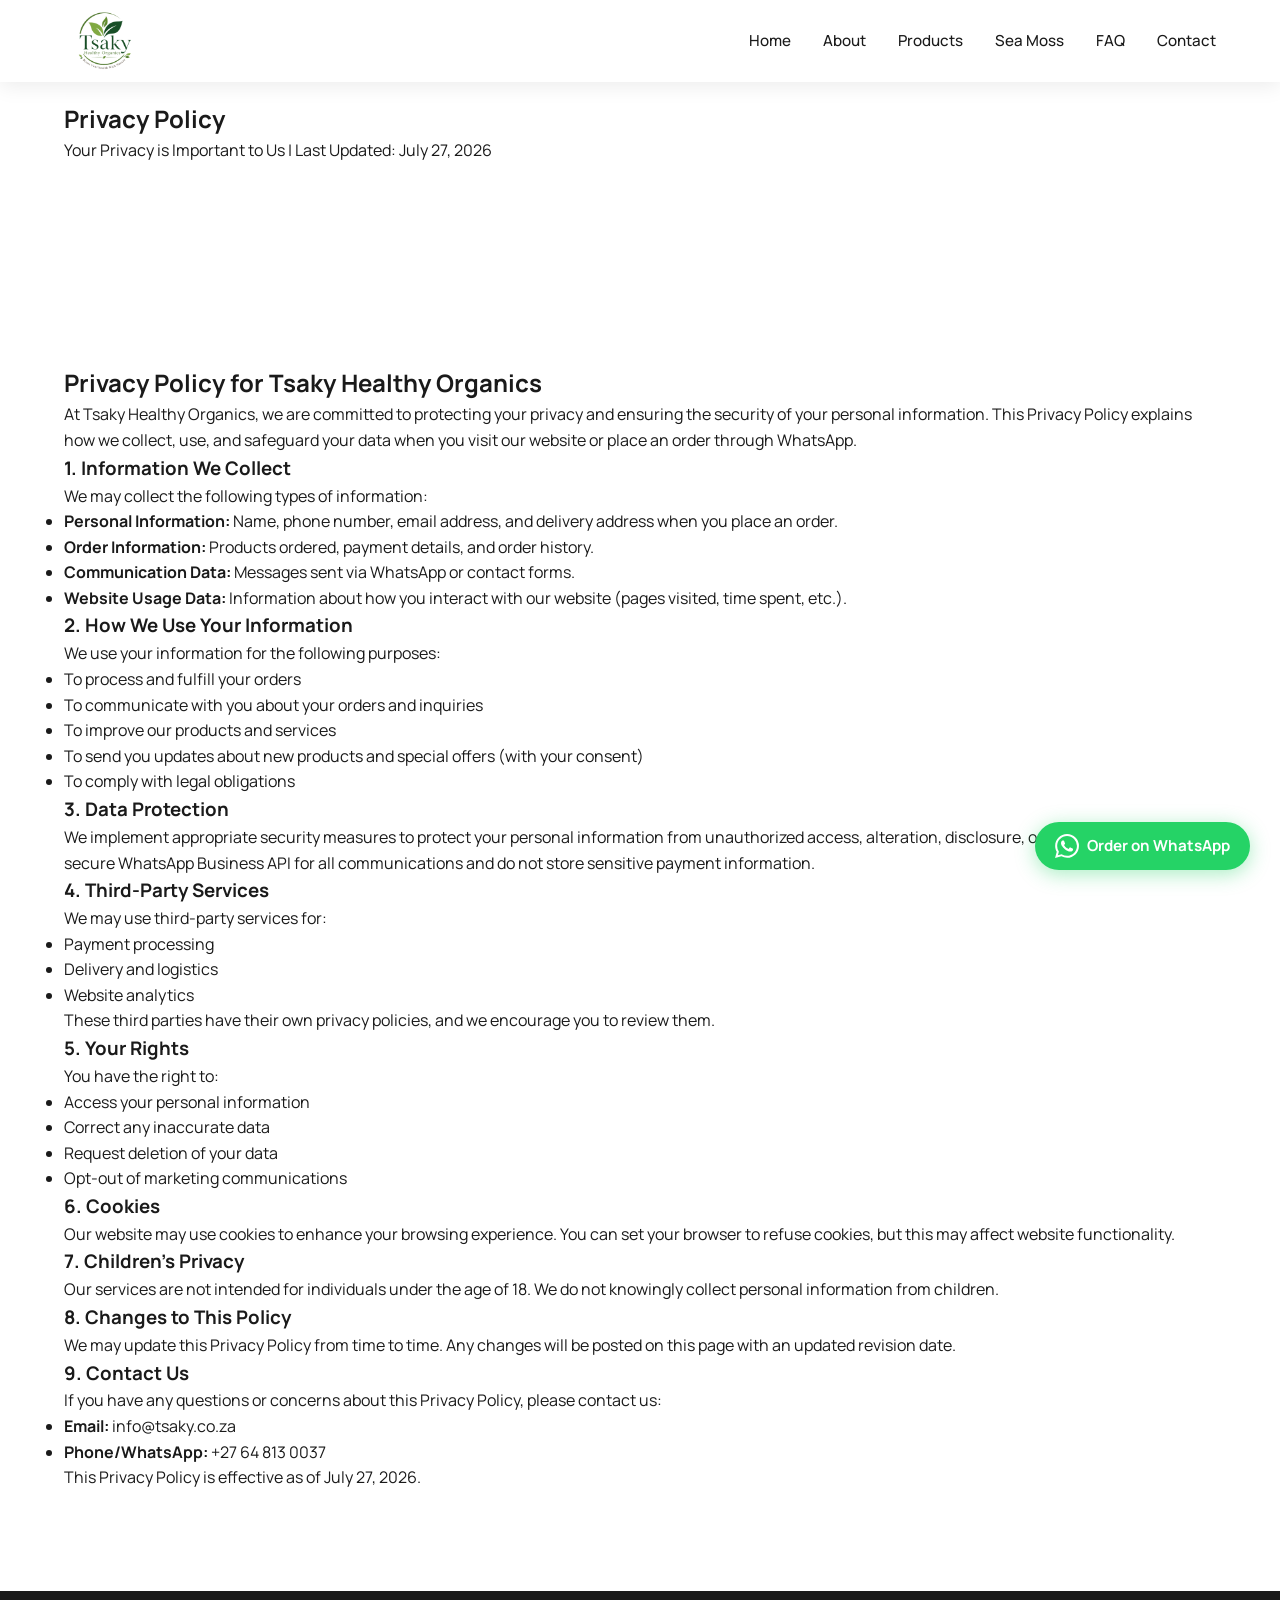
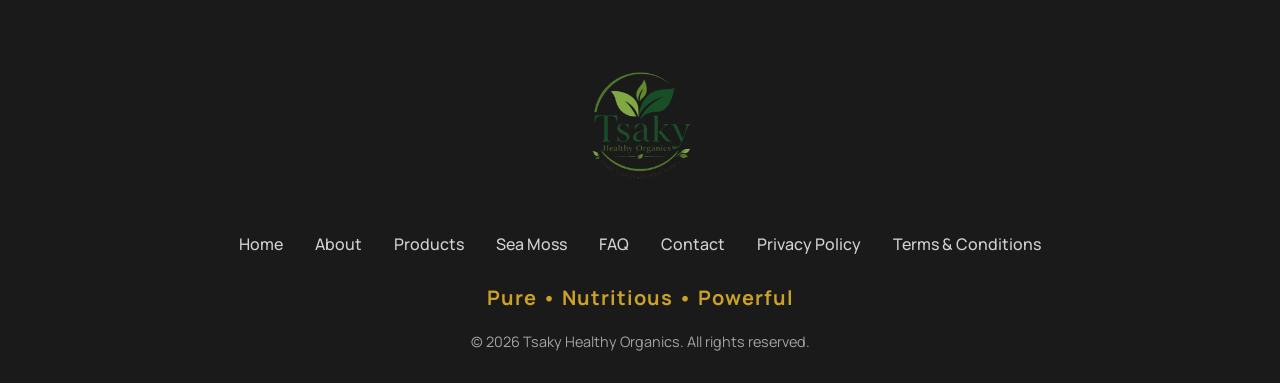
<file: privacy-policy.html>
<!DOCTYPE html>
<html lang="en">
<head>
    <meta charset="UTF-8">
    <meta name="viewport" content="width=device-width, initial-scale=1.0">
    <meta http-equiv="X-UA-Compatible" content="IE=edge">
    
    <!-- Primary Meta Tags -->
    <title>Privacy Policy | Tsaky Healthy Organics | South Africa</title>
    <meta name="title" content="Privacy Policy | Tsaky Healthy Organics | South Africa">
    <meta name="description" content="Read the Privacy Policy for Tsaky Healthy Organics. Learn how we protect your personal information and privacy when you order sea moss products online.">
    <meta name="keywords" content="privacy policy, Tsaky Healthy Organics privacy, data protection, personal information privacy, South Africa privacy policy">
    <meta name="author" content="Tsaky Healthy Organics">
    <meta name="robots" content="index, follow">
    <meta name="language" content="English">
    <meta name="geo.region" content="ZA">
    <meta name="geo.country" content="South Africa">
    
    <!-- Canonical URL -->
    <link rel="canonical" href="https://tsakyhealthyorganics.space/privacy-policy.html">
    
    <!-- Favicon -->
    <link rel="icon" type="image/png" href="images/logo.png">
    <link rel="apple-touch-icon" href="images/logo.png">
    
    <!-- Open Graph / Facebook -->
    <meta property="og:type" content="website">
    <meta property="og:url" content="https://tsakyhealthyorganics.space/privacy-policy.html">
    <meta property="og:title" content="Privacy Policy | Tsaky Healthy Organics">
    <meta property="og:description" content="Read the Privacy Policy for Tsaky Healthy Organics. Learn how we protect your personal information and privacy.">
    <meta property="og:image" content="https://tsakyhealthyorganics.space/images/logo.png">
    <meta property="og:image:width" content="1200">
    <meta property="og:image:height" content="630">
    <meta property="og:locale" content="en_ZA">
    <meta property="og:site_name" content="Tsaky Healthy Organics">
    
    <!-- Twitter -->
    <meta property="twitter:card" content="summary_large_image">
    <meta property="twitter:url" content="https://tsakyhealthyorganics.space/privacy-policy.html">
    <meta property="twitter:title" content="Privacy Policy | Tsaky Healthy Organics">
    <meta property="twitter:description" content="Read the Privacy Policy for Tsaky Healthy Organics. Learn how we protect your personal information and privacy.">
    <meta property="twitter:image" content="https://tsakyhealthyorganics.space/images/logo.png">
    
    <!-- Google Fonts -->
    <link rel="preconnect" href="https://fonts.googleapis.com">
    <link rel="preconnect" href="https://fonts.gstatic.com" crossorigin>
    <link href="https://fonts.googleapis.com/css2?family=Manrope:wght@300;400;500;600;700;800&display=swap" rel="stylesheet">
    
    <!-- Stylesheet -->
    <link rel="stylesheet" href="styles.css">
</head>
<body>
    <!-- Navigation -->
    <nav class="navbar" id="navbar">
        <div class="container">
            <a href="index.html" class="logo">
                <img src="images/logo.png" alt="Tsaky Healthy Organics" class="logo-img">
            </a>
            <button class="nav-toggle" id="navToggle" aria-label="Toggle navigation">
                <span></span>
                <span></span>
                <span></span>
            </button>
            <ul class="nav-menu" id="navMenu">
                <li><a href="index.html" class="nav-link">Home</a></li>
                <li><a href="about.html" class="nav-link">About</a></li>
                <li><a href="products.html" class="nav-link">Products</a></li>
                <li><a href="sea-moss.html" class="nav-link">Sea Moss</a></li>
                <li><a href="faq.html" class="nav-link">FAQ</a></li>
                <li><a href="contact.html" class="nav-link">Contact</a></li>
            </ul>
        </div>
    </nav>

    <!-- Page Header -->
    <section class="page-header">
        <div class="container">
            <h1 class="page-title fade-in">Privacy Policy</h1>
            <p class="page-subtitle fade-in">Your Privacy is Important to Us | Last Updated: July 27, 2026</p>
        </div>
    </section>

    <!-- Privacy Policy Content -->
    <section class="policy-page" id="privacy">
        <div class="container">
            <div class="policy-content fade-in">
                <h2>Privacy Policy for Tsaky Healthy Organics</h2>
                
                <p>At Tsaky Healthy Organics, we are committed to protecting your privacy and ensuring the security of your personal information. This Privacy Policy explains how we collect, use, and safeguard your data when you visit our website or place an order through WhatsApp.</p>
                
                <h3>1. Information We Collect</h3>
                <p>We may collect the following types of information:</p>
                <ul>
                    <li><strong>Personal Information:</strong> Name, phone number, email address, and delivery address when you place an order.</li>
                    <li><strong>Order Information:</strong> Products ordered, payment details, and order history.</li>
                    <li><strong>Communication Data:</strong> Messages sent via WhatsApp or contact forms.</li>
                    <li><strong>Website Usage Data:</strong> Information about how you interact with our website (pages visited, time spent, etc.).</li>
                </ul>
                
                <h3>2. How We Use Your Information</h3>
                <p>We use your information for the following purposes:</p>
                <ul>
                    <li>To process and fulfill your orders</li>
                    <li>To communicate with you about your orders and inquiries</li>
                    <li>To improve our products and services</li>
                    <li>To send you updates about new products and special offers (with your consent)</li>
                    <li>To comply with legal obligations</li>
                </ul>
                
                <h3>3. Data Protection</h3>
                <p>We implement appropriate security measures to protect your personal information from unauthorized access, alteration, disclosure, or destruction. We use secure WhatsApp Business API for all communications and do not store sensitive payment information.</p>
                
                <h3>4. Third-Party Services</h3>
                <p>We may use third-party services for:</p>
                <ul>
                    <li>Payment processing</li>
                    <li>Delivery and logistics</li>
                    <li>Website analytics</li>
                </ul>
                <p>These third parties have their own privacy policies, and we encourage you to review them.</p>
                
                <h3>5. Your Rights</h3>
                <p>You have the right to:</p>
                <ul>
                    <li>Access your personal information</li>
                    <li>Correct any inaccurate data</li>
                    <li>Request deletion of your data</li>
                    <li>Opt-out of marketing communications</li>
                </ul>
                
                <h3>6. Cookies</h3>
                <p>Our website may use cookies to enhance your browsing experience. You can set your browser to refuse cookies, but this may affect website functionality.</p>
                
                <h3>7. Children's Privacy</h3>
                <p>Our services are not intended for individuals under the age of 18. We do not knowingly collect personal information from children.</p>
                
                <h3>8. Changes to This Policy</h3>
                <p>We may update this Privacy Policy from time to time. Any changes will be posted on this page with an updated revision date.</p>
                
                <h3>9. Contact Us</h3>
                <p>If you have any questions or concerns about this Privacy Policy, please contact us:</p>
                <ul>
                    <li><strong>Email:</strong> info@tsaky.co.za</li>
                    <li><strong>Phone/WhatsApp:</strong> +27 64 813 0037</li>
                </ul>
                
                <p class="policy-effective">This Privacy Policy is effective as of July 27, 2026.</p>
            </div>
        </div>
    </section>

    <!-- Footer -->
    <footer class="footer">
        <div class="container">
            <div class="footer-content">
                <div class="footer-logo">
                    <img src="images/logo.png" alt="Tsaky Healthy Organics Logo" class="footer-logo-img">
                </div>
                
                <nav class="footer-nav">
                    <a href="index.html">Home</a>
                    <a href="about.html">About</a>
                    <a href="products.html">Products</a>
                    <a href="sea-moss.html">Sea Moss</a>
                    <a href="faq.html">FAQ</a>
                    <a href="contact.html">Contact</a>
                    <a href="privacy-policy.html">Privacy Policy</a>
                    <a href="terms.html">Terms & Conditions</a>
                </nav>
                
                <p class="footer-tagline">Pure • Nutritious • Powerful</p>
                
                <p class="copyright">© 2026 Tsaky Healthy Organics. All rights reserved.</p>
            </div>
        </div>
    </footer>

    <!-- WhatsApp Floating Button -->
    <a href="https://wa.me/27648130037" target="_blank" rel="noopener noreferrer" class="whatsapp-float" aria-label="Chat on WhatsApp">
        <svg class="whatsapp-float__icon" viewBox="0 0 24 24" width="24" height="24">
            <path fill="#FFFFFF" d="M17.472 14.382c-.297-.149-1.758-.867-2.03-.967-.273-.099-.471-.148-.67.15-.197.297-.767.966-.94 1.164-.173.199-.347.223-.644.075-.297-.15-1.255-.463-2.39-1.475-.883-.788-1.48-1.761-1.653-2.059-.173-.297-.018-.458.13-.606.134-.133.298-.347.446-.52.149-.174.198-.298.298-.497.099-.198.05-.371-.025-.52-.075-.149-.669-1.612-.916-2.207-.242-.579-.487-.5-.669-.51-.173-.008-.371-.01-.57-.01-.198 0-.52.074-.792.372-.272.297-1.04 1.016-1.04 2.479 0 1.462 1.065 2.875 1.213 3.074.149.198 2.096 3.2 5.077 4.487.709.306 1.262.489 1.694.625.712.227 1.36.195 1.871.118.571-.085 1.758-.719 2.006-1.413.248-.694.248-1.289.173-1.413-.074-.124-.272-.198-.57-.347m-5.421 7.403h-.004a9.87 9.87 0 01-5.031-1.378l-.361-.214-3.741.982.998-3.648-.235-.374a9.86 9.86 0 01-1.51-5.26c.001-5.45 4.436-9.884 9.888-9.884 2.64 0 5.122 1.03 6.988 2.898a9.825 9.825 0 012.893 6.994c-.003 5.45-4.437 9.884-9.885 9.884m8.413-18.297A11.815 11.815 0 0012.05 0C5.495 0 .16 5.335.157 11.892c0 2.096.547 4.142 1.588 5.945L.057 24l6.305-1.654a11.882 11.882 0 005.683 1.448h.005c6.554 0 11.89-5.335 11.893-11.893a11.821 11.821 0 00-3.48-8.413z"/>
        </svg>
        <span class="whatsapp-float__text">Order on WhatsApp</span>
    </a>

    <!-- Scripts -->
    <script src="script.js"></script>
</body>
</html>
</file>
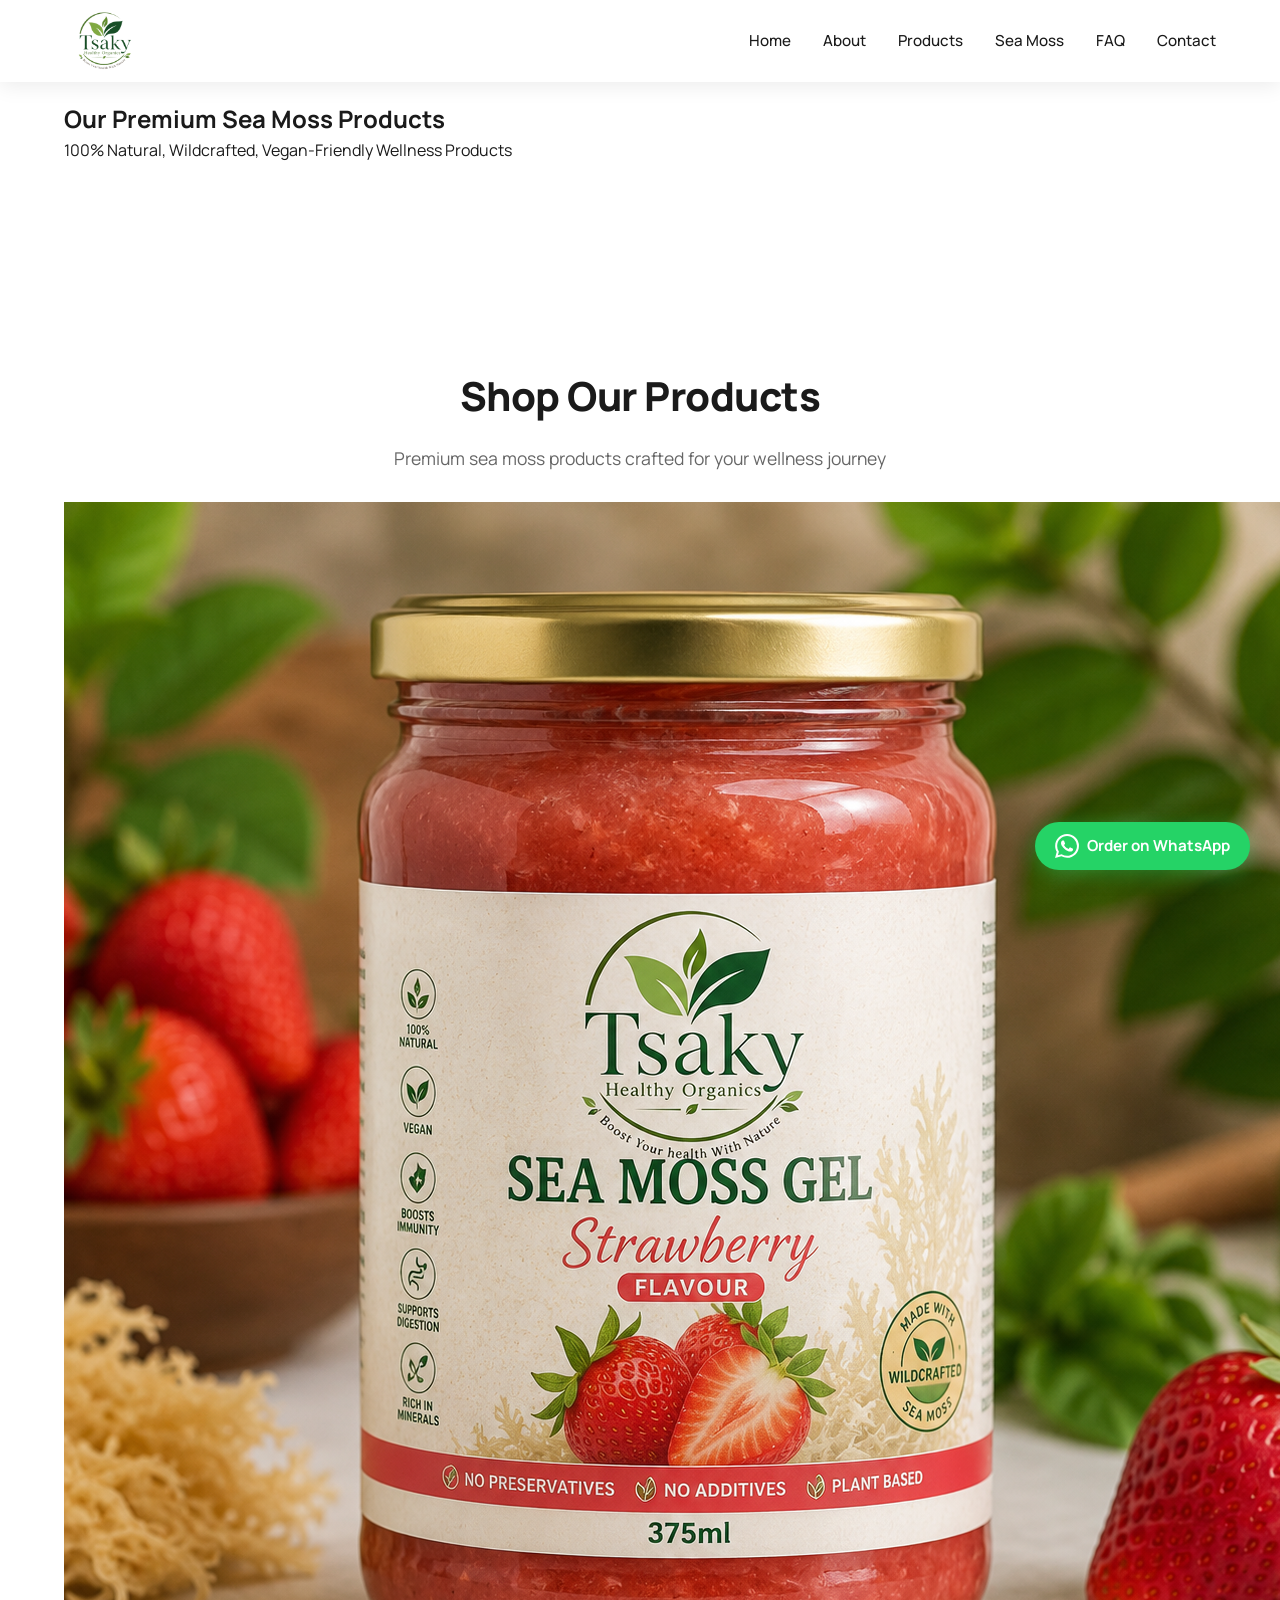
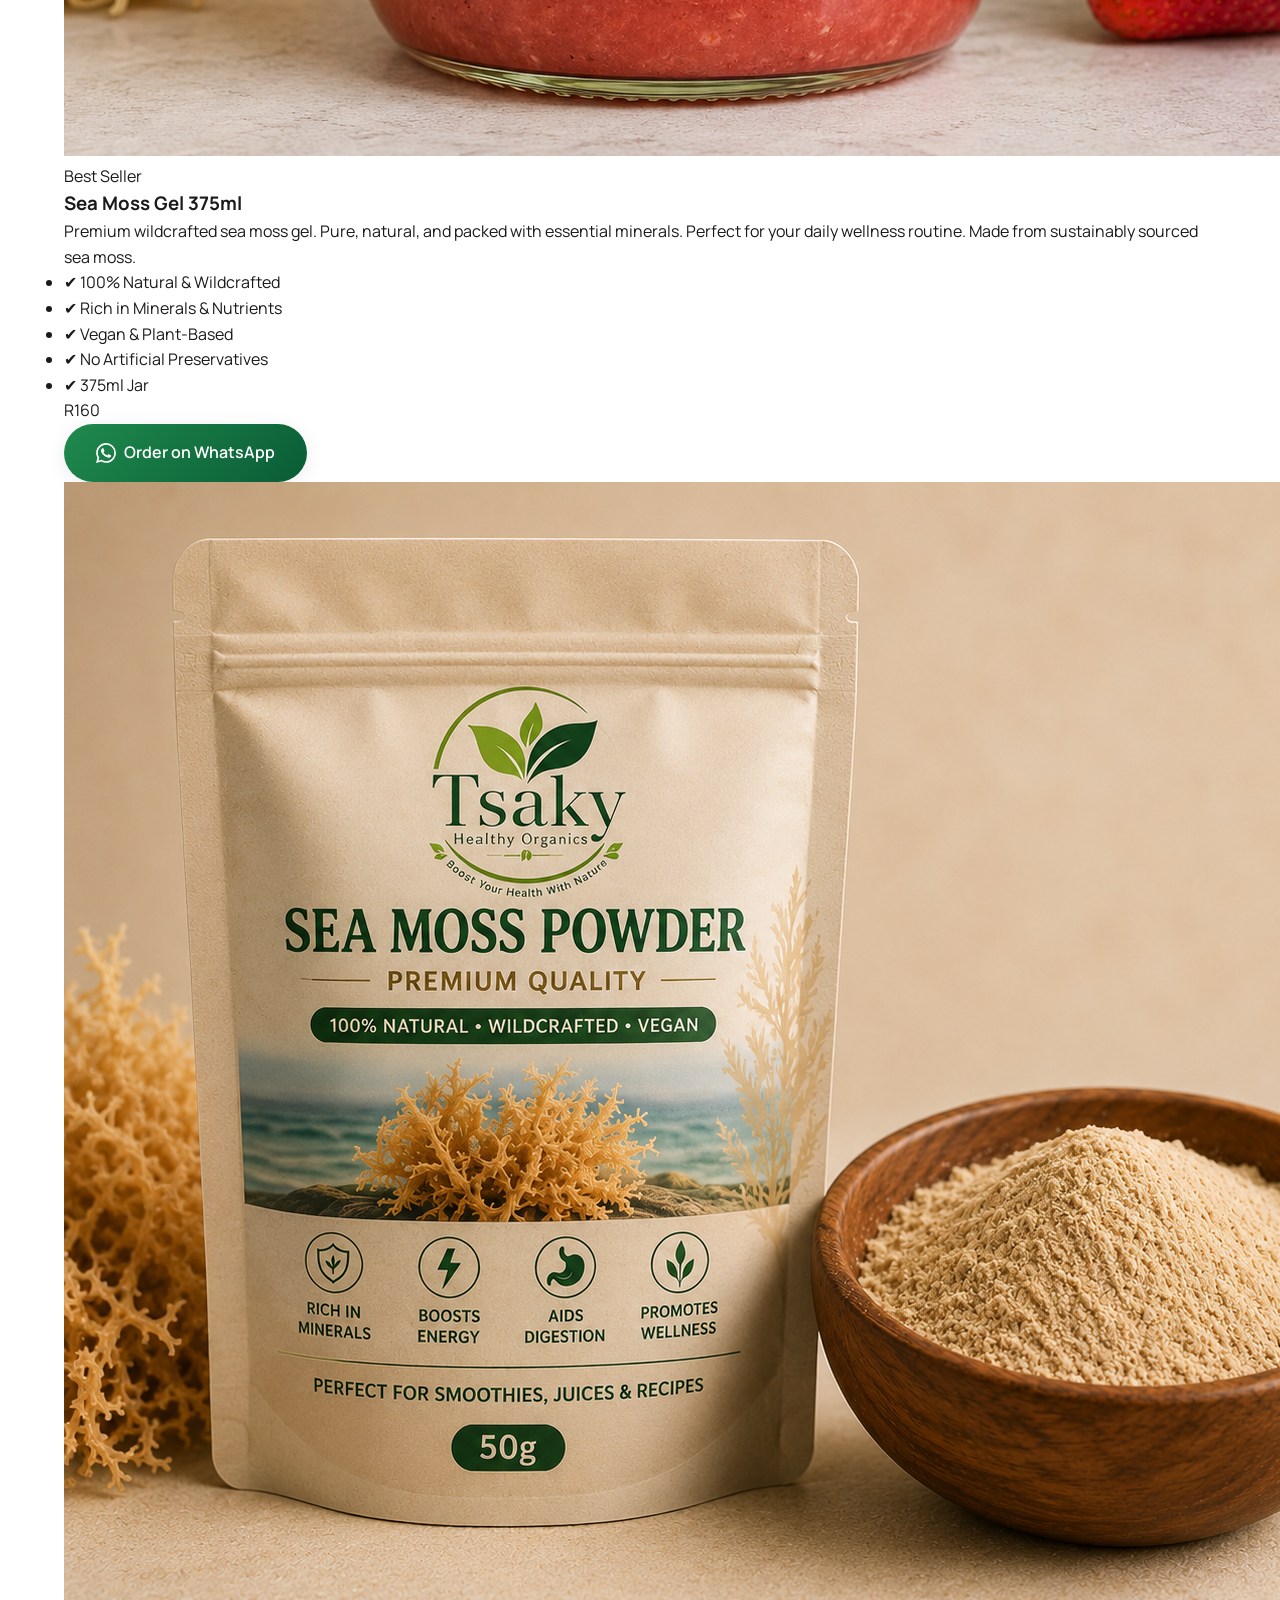
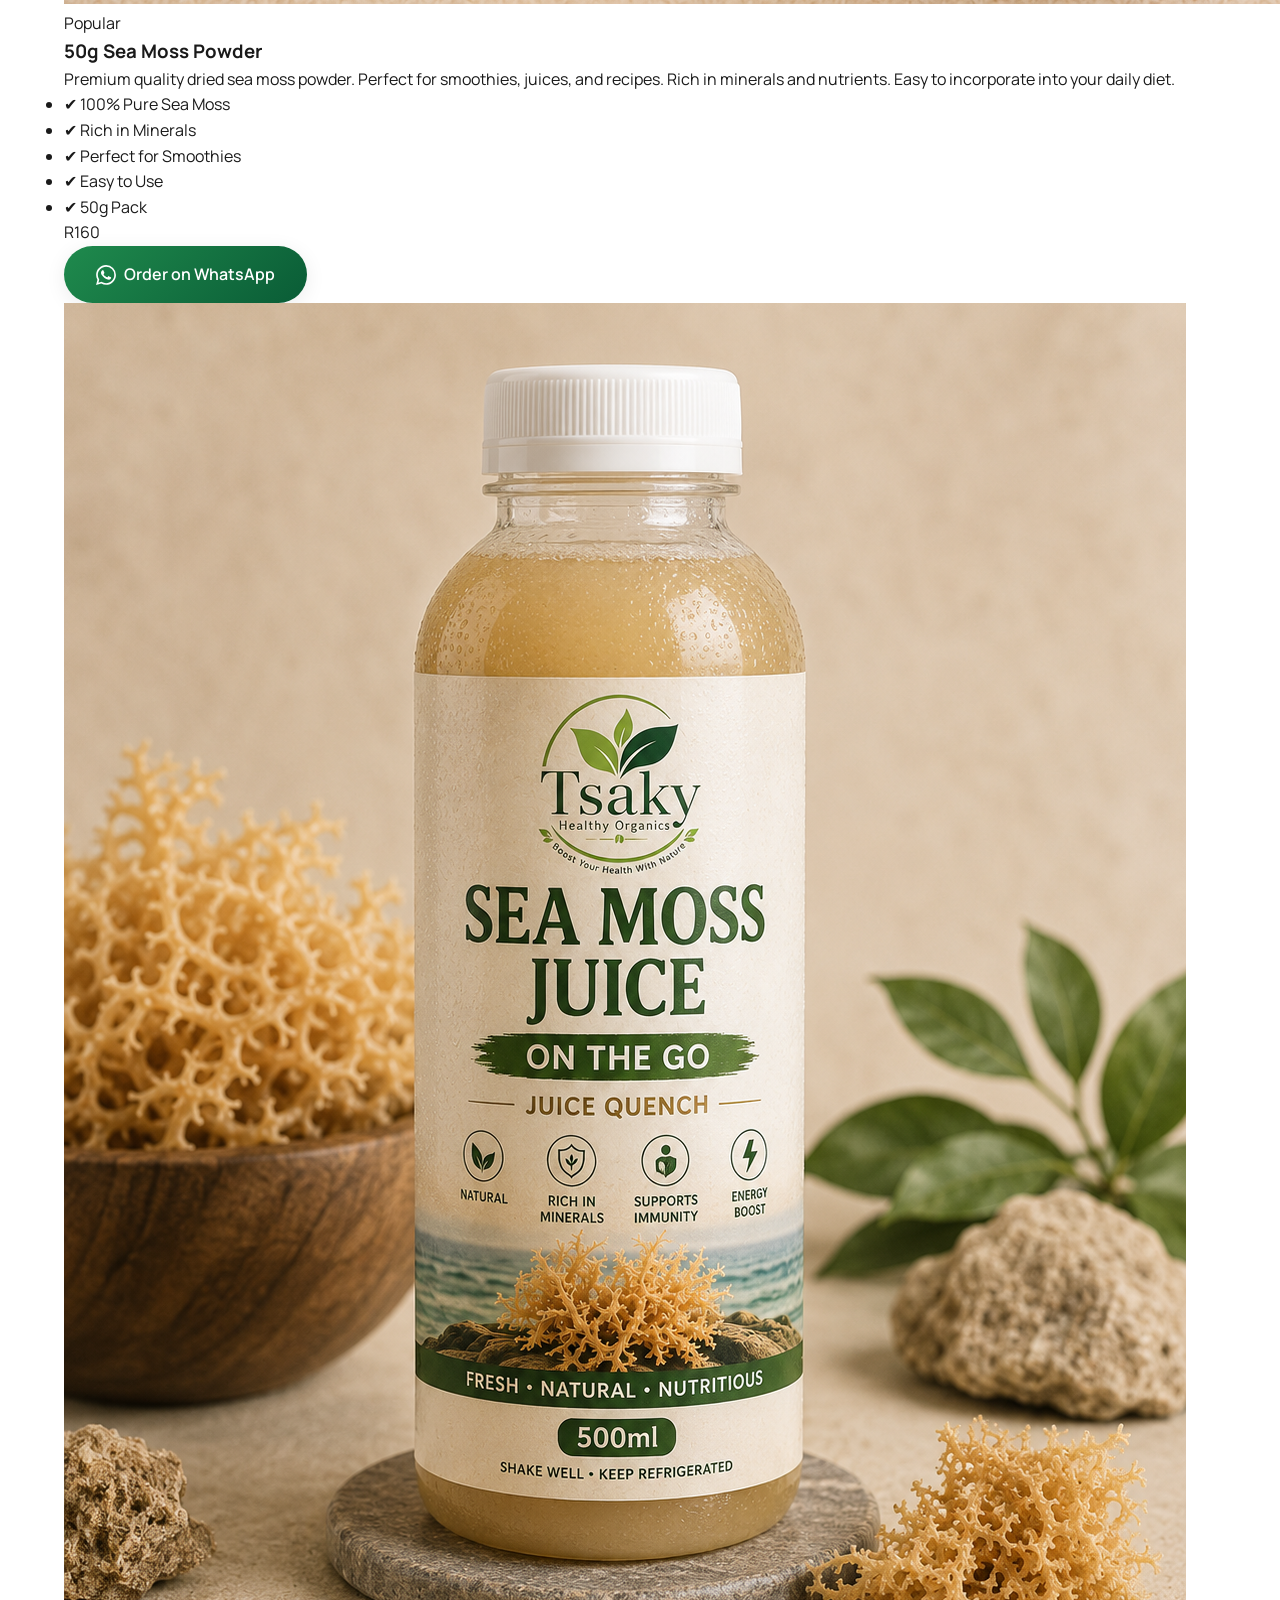
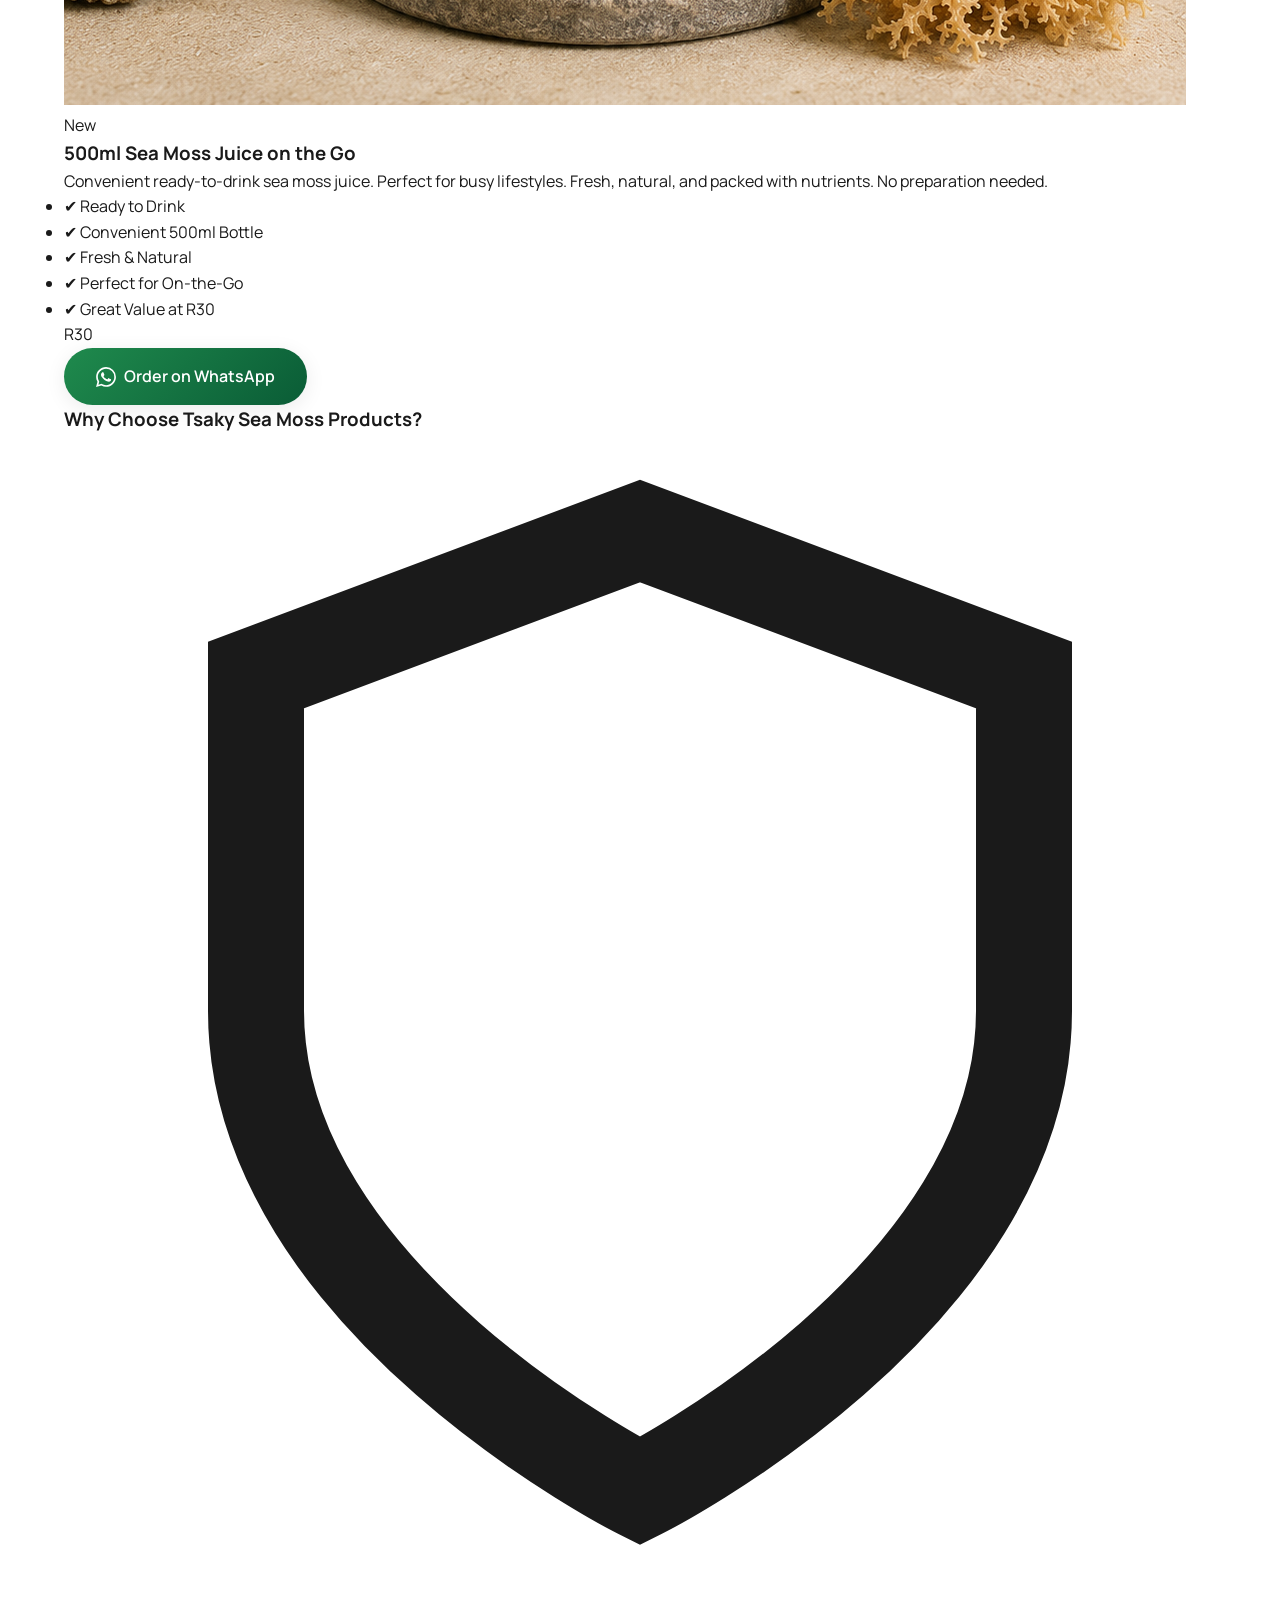
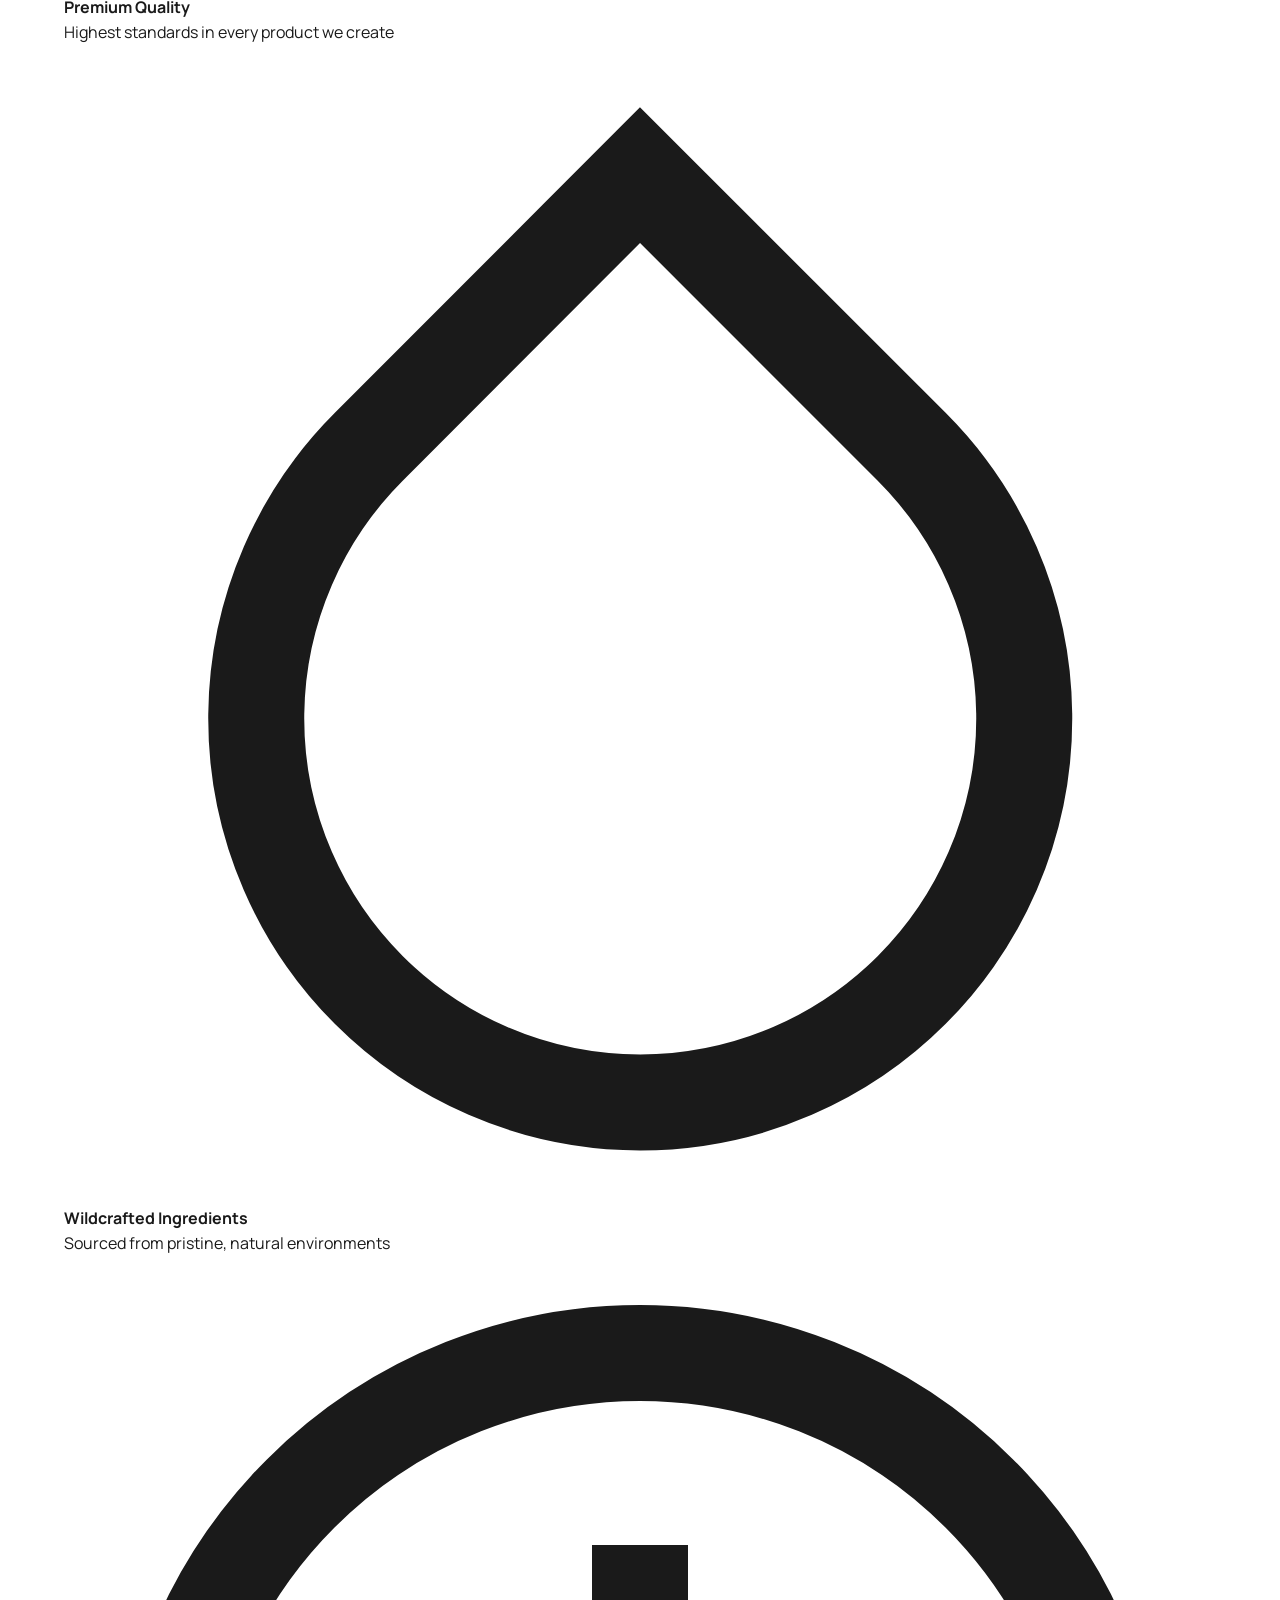
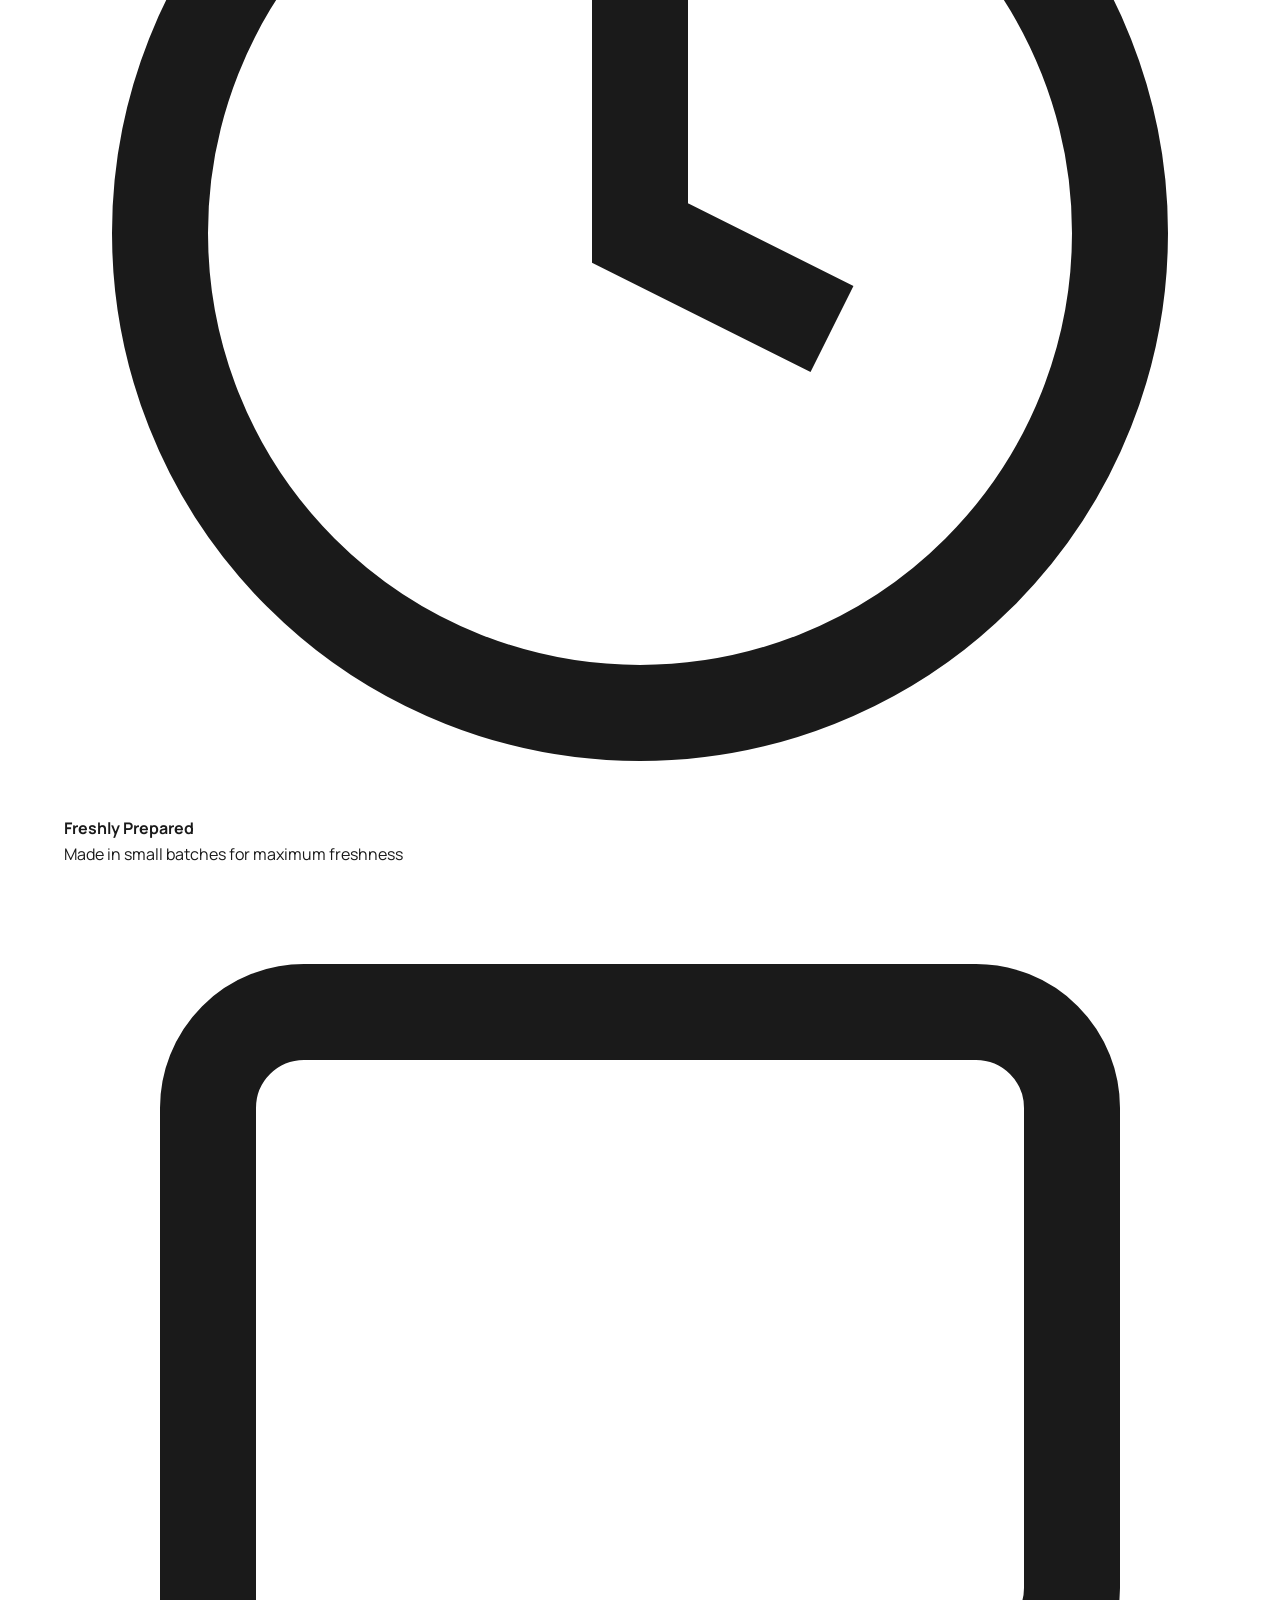
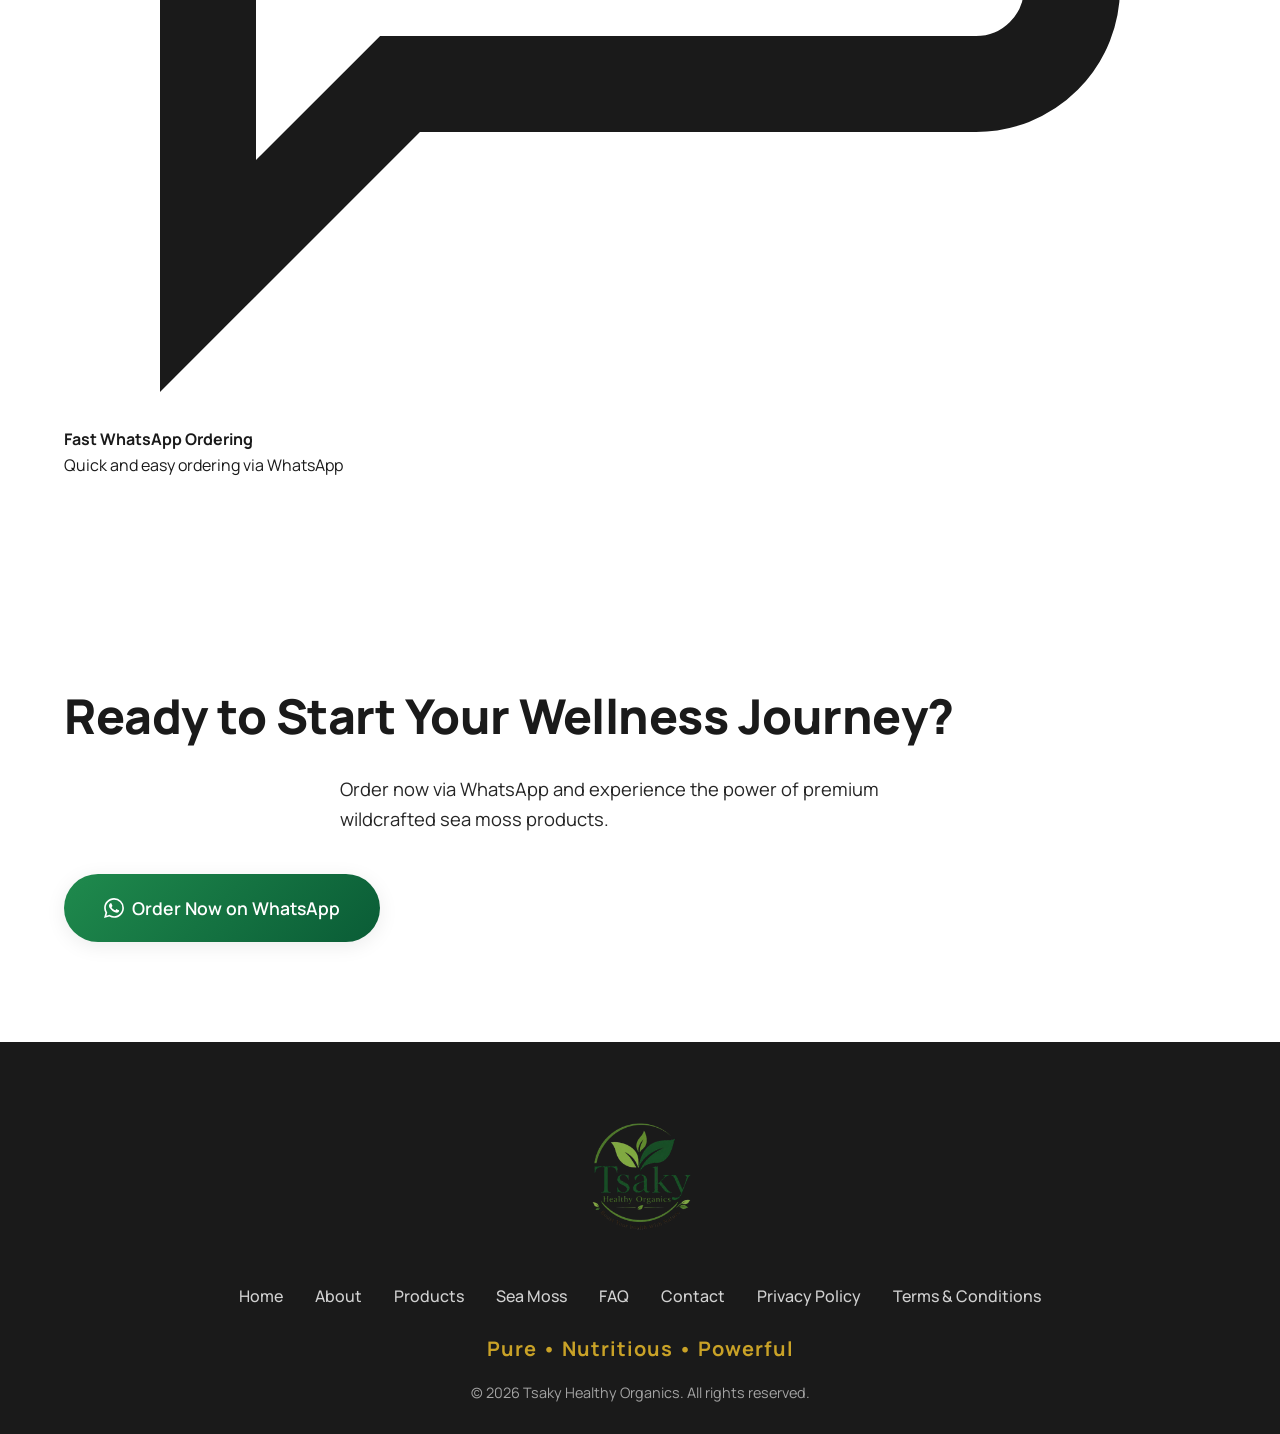
<file: products.html>
<!DOCTYPE html>
<html lang="en">
<head>
    <meta charset="UTF-8">
    <meta name="viewport" content="width=device-width, initial-scale=1.0">
    <meta http-equiv="X-UA-Compatible" content="IE=edge">
    
    <!-- Primary Meta Tags -->
    <title>Products | Tsaky Healthy Organics | Sea Moss Gel, Powder & Juice South Africa</title>
    <meta name="title" content="Products | Tsaky Healthy Organics | Sea Moss Gel, Powder & Juice South Africa">
    <meta name="description" content="Shop premium sea moss products at Tsaky Healthy Organics. Choose from sea moss gel, powder, and juice. 100% natural, wildcrafted, vegan-friendly wellness products. Order via WhatsApp.">
    <meta name="keywords" content="sea moss products South Africa, sea moss gel, sea moss powder, sea moss juice, buy sea moss, organic sea moss products, wildcrafted sea moss, natural wellness products, Tsaky products">
    <meta name="author" content="Tsaky Healthy Organics">
    <meta name="robots" content="index, follow">
    <meta name="language" content="English">
    <meta name="geo.region" content="ZA">
    <meta name="geo.country" content="South Africa">
    
    <!-- Canonical URL -->
    <link rel="canonical" href="https://tsakyhealthyorganics.space/products.html">
    
    <!-- Favicon -->
    <link rel="icon" type="image/png" href="images/logo.png">
    <link rel="apple-touch-icon" href="images/logo.png">
    
    <!-- Open Graph / Facebook -->
    <meta property="og:type" content="website">
    <meta property="og:url" content="https://tsakyhealthyorganics.space/products.html">
    <meta property="og:title" content="Products | Tsaky Healthy Organics | Sea Moss Gel, Powder & Juice">
    <meta property="og:description" content="Shop premium sea moss products - gel, powder, and juice. 100% natural, wildcrafted, vegan-friendly wellness products for healthier living.">
    <meta property="og:image" content="https://tsakyhealthyorganics.space/images/hero-product.png">
    <meta property="og:image:width" content="1200">
    <meta property="og:image:height" content="630">
    <meta property="og:locale" content="en_ZA">
    <meta property="og:site_name" content="Tsaky Healthy Organics">
    
    <!-- Twitter -->
    <meta property="twitter:card" content="summary_large_image">
    <meta property="twitter:url" content="https://tsakyhealthyorganics.space/products.html">
    <meta property="twitter:title" content="Products | Tsaky Healthy Organics | Sea Moss Gel, Powder & Juice">
    <meta property="twitter:description" content="Shop premium sea moss products - gel, powder, and juice. 100% natural, wildcrafted, vegan-friendly.">
    <meta property="twitter:image" content="https://tsakyhealthyorganics.space/images/hero-product.png">
    
    <!-- Google Fonts -->
    <link rel="preconnect" href="https://fonts.googleapis.com">
    <link rel="preconnect" href="https://fonts.gstatic.com" crossorigin>
    <link href="https://fonts.googleapis.com/css2?family=Manrope:wght@300;400;500;600;700;800&display=swap" rel="stylesheet">
    
    <!-- Stylesheet -->
    <link rel="stylesheet" href="styles.css">
    
    <!-- Schema.org Structured Data - Product Page -->
    <script type="application/ld+json">
    {
      "@context": "https://schema.org",
      "@type": "ItemList",
      "name": "Tsaky Healthy Organics Products",
      "description": "Premium wildcrafted sea moss products including gel, powder, and juice",
      "url": "https://tsakyhealthyorganics.space/products.html",
      "itemListElement": [
        {
          "@type": "Product",
          "name": "Sea Moss Gel 375ml",
          "description": "Premium wildcrafted sea moss gel. Pure, natural, and packed with essential minerals.",
          "image": "https://tsakyhealthyorganics.space/images/gel.png",
          "brand": {
            "@type": "Brand",
            "name": "Tsaky Healthy Organics"
          },
          "offers": {
            "@type": "Offer",
            "price": "160.00",
            "priceCurrency": "ZAR",
            "availability": "https://schema.org/InStock"
          }
        },
        {
          "@type": "Product",
          "name": "50g Sea Moss Powder",
          "description": "Premium quality dried sea moss powder. Perfect for smoothies, juices, and recipes.",
          "image": "https://tsakyhealthyorganics.space/images/powder.png",
          "brand": {
            "@type": "Brand",
            "name": "Tsaky Healthy Organics"
          },
          "offers": {
            "@type": "Offer",
            "price": "160.00",
            "priceCurrency": "ZAR",
            "availability": "https://schema.org/InStock"
          }
        },
        {
          "@type": "Product",
          "name": "500ml Sea Moss Juice on the Go",
          "description": "Convenient ready-to-drink sea moss juice. Perfect for busy lifestyles.",
          "image": "https://tsakyhealthyorganics.space/images/juice.png",
          "brand": {
            "@type": "Brand",
            "name": "Tsaky Healthy Organics"
          },
          "offers": {
            "@type": "Offer",
            "price": "30.00",
            "priceCurrency": "ZAR",
            "availability": "https://schema.org/InStock"
          }
        }
      ]
    }
    </script>
</head>
<body>
    <!-- Navigation -->
    <nav class="navbar" id="navbar">
        <div class="container">
            <a href="index.html" class="logo">
                <img src="images/logo.png" alt="Tsaky Healthy Organics" class="logo-img">
            </a>
            <button class="nav-toggle" id="navToggle" aria-label="Toggle navigation">
                <span></span>
                <span></span>
                <span></span>
            </button>
            <ul class="nav-menu" id="navMenu">
                <li><a href="index.html" class="nav-link">Home</a></li>
                <li><a href="about.html" class="nav-link">About</a></li>
                <li><a href="products.html" class="nav-link active">Products</a></li>
                <li><a href="sea-moss.html" class="nav-link">Sea Moss</a></li>
                <li><a href="faq.html" class="nav-link">FAQ</a></li>
                <li><a href="contact.html" class="nav-link">Contact</a></li>
            </ul>
        </div>
    </nav>

    <!-- Page Header -->
    <section class="page-header">
        <div class="container">
            <h1 class="page-title fade-in">Our Premium Sea Moss Products</h1>
            <p class="page-subtitle fade-in">100% Natural, Wildcrafted, Vegan-Friendly Wellness Products</p>
        </div>
    </section>

    <!-- Products Section -->
    <section class="products-page" id="products">
        <div class="container">
            <div class="section-header">
                <h2 class="section-title fade-in">Shop Our Products</h2>
                <p class="section-subtitle fade-in">Premium sea moss products crafted for your wellness journey</p>
            </div>
            
            <div class="products-grid">
                <!-- Product 1: Sea Moss Gel -->
                <div class="product-card fade-in">
                    <div class="product-image">
                        <img src="images/gel.png" alt="Sea Moss Gel 375ml - Premium Wildcrafted Sea Moss Gel" class="product-img">
                        <span class="product-badge">Best Seller</span>
                    </div>
                    <div class="product-content">
                        <h3 class="product-name">Sea Moss Gel 375ml</h3>
                        <p class="product-description">Premium wildcrafted sea moss gel. Pure, natural, and packed with essential minerals. Perfect for your daily wellness routine. Made from sustainably sourced sea moss.</p>
                        <ul class="product-features">
                            <li>✔ 100% Natural & Wildcrafted</li>
                            <li>✔ Rich in Minerals & Nutrients</li>
                            <li>✔ Vegan & Plant-Based</li>
                            <li>✔ No Artificial Preservatives</li>
                            <li>✔ 375ml Jar</li>
                        </ul>
                        <div class="product-price">R160</div>
                        <a href="https://wa.me/27648130037?text=Hello%20Tsaky%20Healthy%20Organics.%20I%20would%20like%20to%20order%20Sea%20Moss%20Gel%20375ml." class="btn btn-primary btn-block" target="_blank" rel="noopener">
                            <svg class="btn-icon" viewBox="0 0 24 24" width="20" height="20">
                                <path fill="currentColor" d="M17.472 14.382c-.297-.149-1.758-.867-2.03-.967-.273-.099-.471-.148-.67.15-.197.297-.767.966-.94 1.164-.173.199-.347.223-.644.075-.297-.15-1.255-.463-2.39-1.475-.883-.788-1.48-1.761-1.653-2.059-.173-.297-.018-.458.13-.606.134-.133.298-.347.446-.52.149-.174.198-.298.298-.497.099-.198.05-.371-.025-.52-.075-.149-.669-1.612-.916-2.207-.242-.579-.487-.5-.669-.51-.173-.008-.371-.01-.57-.01-.198 0-.52.074-.792.372-.272.297-1.04 1.016-1.04 2.479 0 1.462 1.065 2.875 1.213 3.074.149.198 2.096 3.2 5.077 4.487.709.306 1.262.489 1.694.625.712.227 1.36.195 1.871.118.571-.085 1.758-.719 2.006-1.413.248-.694.248-1.289.173-1.413-.074-.124-.272-.198-.57-.347m-5.421 7.403h-.004a9.87 9.87 0 01-5.031-1.378l-.361-.214-3.741.982.998-3.648-.235-.374a9.86 9.86 0 01-1.51-5.26c.001-5.45 4.436-9.884 9.888-9.884 2.64 0 5.122 1.03 6.988 2.898a9.825 9.825 0 012.893 6.994c-.003 5.45-4.437 9.884-9.885 9.884m8.413-18.297A11.815 11.815 0 0012.05 0C5.495 0 .16 5.335.157 11.892c0 2.096.547 4.142 1.588 5.945L.057 24l6.305-1.654a11.882 11.882 0 005.683 1.448h.005c6.554 0 11.89-5.335 11.893-11.893a11.821 11.821 0 00-3.48-8.413z"/>
                            </svg>
                            Order on WhatsApp
                        </a>
                    </div>
                </div>

                <!-- Product 2: Sea Moss Powder -->
                <div class="product-card fade-in">
                    <div class="product-image">
                        <img src="images/powder.png" alt="50g Sea Moss Powder - Premium Dried Sea Moss Powder" class="product-img">
                        <span class="product-badge">Popular</span>
                    </div>
                    <div class="product-content">
                        <h3 class="product-name">50g Sea Moss Powder</h3>
                        <p class="product-description">Premium quality dried sea moss powder. Perfect for smoothies, juices, and recipes. Rich in minerals and nutrients. Easy to incorporate into your daily diet.</p>
                        <ul class="product-features">
                            <li>✔ 100% Pure Sea Moss</li>
                            <li>✔ Rich in Minerals</li>
                            <li>✔ Perfect for Smoothies</li>
                            <li>✔ Easy to Use</li>
                            <li>✔ 50g Pack</li>
                        </ul>
                        <div class="product-price">R160</div>
                        <a href="https://wa.me/27648130037?text=Hello%20Tsaky%20Healthy%20Organics.%20I%20would%20like%20to%20order%2050g%20Sea%20Moss%20Powder." class="btn btn-primary btn-block" target="_blank" rel="noopener">
                            <svg class="btn-icon" viewBox="0 0 24 24" width="20" height="20">
                                <path fill="currentColor" d="M17.472 14.382c-.297-.149-1.758-.867-2.03-.967-.273-.099-.471-.148-.67.15-.197.297-.767.966-.94 1.164-.173.199-.347.223-.644.075-.297-.15-1.255-.463-2.39-1.475-.883-.788-1.48-1.761-1.653-2.059-.173-.297-.018-.458.13-.606.134-.133.298-.347.446-.52.149-.174.198-.298.298-.497.099-.198.05-.371-.025-.52-.075-.149-.669-1.612-.916-2.207-.242-.579-.487-.5-.669-.51-.173-.008-.371-.01-.57-.01-.198 0-.52.074-.792.372-.272.297-1.04 1.016-1.04 2.479 0 1.462 1.065 2.875 1.213 3.074.149.198 2.096 3.2 5.077 4.487.709.306 1.262.489 1.694.625.712.227 1.36.195 1.871.118.571-.085 1.758-.719 2.006-1.413.248-.694.248-1.289.173-1.413-.074-.124-.272-.198-.57-.347m-5.421 7.403h-.004a9.87 9.87 0 01-5.031-1.378l-.361-.214-3.741.982.998-3.648-.235-.374a9.86 9.86 0 01-1.51-5.26c.001-5.45 4.436-9.884 9.888-9.884 2.64 0 5.122 1.03 6.988 2.898a9.825 9.825 0 012.893 6.994c-.003 5.45-4.437 9.884-9.885 9.884m8.413-18.297A11.815 11.815 0 0012.05 0C5.495 0 .16 5.335.157 11.892c0 2.096.547 4.142 1.588 5.945L.057 24l6.305-1.654a11.882 11.882 0 005.683 1.448h.005c6.554 0 11.89-5.335 11.893-11.893a11.821 11.821 0 00-3.48-8.413z"/>
                            </svg>
                            Order on WhatsApp
                        </a>
                    </div>
                </div>

                <!-- Product 3: Sea Moss Juice -->
                <div class="product-card fade-in">
                    <div class="product-image">
                        <img src="images/juice.png" alt="500ml Sea Moss Juice on the Go - Ready to Drink" class="product-img">
                        <span class="product-badge">New</span>
                    </div>
                    <div class="product-content">
                        <h3 class="product-name">500ml Sea Moss Juice on the Go</h3>
                        <p class="product-description">Convenient ready-to-drink sea moss juice. Perfect for busy lifestyles. Fresh, natural, and packed with nutrients. No preparation needed.</p>
                        <ul class="product-features">
                            <li>✔ Ready to Drink</li>
                            <li>✔ Convenient 500ml Bottle</li>
                            <li>✔ Fresh & Natural</li>
                            <li>✔ Perfect for On-the-Go</li>
                            <li>✔ Great Value at R30</li>
                        </ul>
                        <div class="product-price">R30</div>
                        <a href="https://wa.me/27648130037?text=Hello%20Tsaky%20Healthy%20Organics.%20I%20would%20like%20to%20order%20500ml%20Sea%20Moss%20Juice%20on%20the%20Go." class="btn btn-primary btn-block" target="_blank" rel="noopener">
                            <svg class="btn-icon" viewBox="0 0 24 24" width="20" height="20">
                                <path fill="currentColor" d="M17.472 14.382c-.297-.149-1.758-.867-2.03-.967-.273-.099-.471-.148-.67.15-.197.297-.767.966-.94 1.164-.173.199-.347.223-.644.075-.297-.15-1.255-.463-2.39-1.475-.883-.788-1.48-1.761-1.653-2.059-.173-.297-.018-.458.13-.606.134-.133.298-.347.446-.52.149-.174.198-.298.298-.497.099-.198.05-.371-.025-.52-.075-.149-.669-1.612-.916-2.207-.242-.579-.487-.5-.669-.51-.173-.008-.371-.01-.57-.01-.198 0-.52.074-.792.372-.272.297-1.04 1.016-1.04 2.479 0 1.462 1.065 2.875 1.213 3.074.149.198 2.096 3.2 5.077 4.487.709.306 1.262.489 1.694.625.712.227 1.36.195 1.871.118.571-.085 1.758-.719 2.006-1.413.248-.694.248-1.289.173-1.413-.074-.124-.272-.198-.57-.347m-5.421 7.403h-.004a9.87 9.87 0 01-5.031-1.378l-.361-.214-3.741.982.998-3.648-.235-.374a9.86 9.86 0 01-1.51-5.26c.001-5.45 4.436-9.884 9.888-9.884 2.64 0 5.122 1.03 6.988 2.898a9.825 9.825 0 012.893 6.994c-.003 5.45-4.437 9.884-9.885 9.884m8.413-18.297A11.815 11.815 0 0012.05 0C5.495 0 .16 5.335.157 11.892c0 2.096.547 4.142 1.588 5.945L.057 24l6.305-1.654a11.882 11.882 0 005.683 1.448h.005c6.554 0 11.89-5.335 11.893-11.893a11.821 11.821 0 00-3.48-8.413z"/>
                            </svg>
                            Order on WhatsApp
                        </a>
                    </div>
                </div>
            </div>

            <!-- Why Buy From Us -->
            <div class="why-buy fade-in">
                <h3>Why Choose Tsaky Sea Moss Products?</h3>
                <div class="benefits-list">
                    <div class="benefit-item">
                        <svg viewBox="0 0 24 24" fill="none" stroke="currentColor" stroke-width="2">
                            <path d="M12 22s8-4 8-10V5l-8-3-8 3v7c0 6 8 10 8 10z"></path>
                        </svg>
                        <div>
                            <h4>Premium Quality</h4>
                            <p>Highest standards in every product we create</p>
                        </div>
                    </div>
                    <div class="benefit-item">
                        <svg viewBox="0 0 24 24" fill="none" stroke="currentColor" stroke-width="2">
                            <path d="M12 2.69l5.66 5.66a8 8 0 1 1-11.31 0z"></path>
                        </svg>
                        <div>
                            <h4>Wildcrafted Ingredients</h4>
                            <p>Sourced from pristine, natural environments</p>
                        </div>
                    </div>
                    <div class="benefit-item">
                        <svg viewBox="0 0 24 24" fill="none" stroke="currentColor" stroke-width="2">
                            <circle cx="12" cy="12" r="10"></circle>
                            <polyline points="12 6 12 12 16 14"></polyline>
                        </svg>
                        <div>
                            <h4>Freshly Prepared</h4>
                            <p>Made in small batches for maximum freshness</p>
                        </div>
                    </div>
                    <div class="benefit-item">
                        <svg viewBox="0 0 24 24" fill="none" stroke="currentColor" stroke-width="2">
                            <path d="M21 15a2 2 0 0 1-2 2H7l-4 4V5a2 2 0 0 1 2-2h14a2 2 0 0 1 2 2z"></path>
                        </svg>
                        <div>
                            <h4>Fast WhatsApp Ordering</h4>
                            <p>Quick and easy ordering via WhatsApp</p>
                        </div>
                    </div>
                </div>
            </div>
        </div>
    </section>

    <!-- CTA Section -->
    <section class="cta-page">
        <div class="container">
            <div class="cta-content fade-in">
                <h2 class="cta-title">Ready to Start Your Wellness Journey?</h2>
                <p class="cta-text">Order now via WhatsApp and experience the power of premium wildcrafted sea moss products.</p>
                <a href="https://wa.me/27648130037" class="btn btn-primary btn-large" target="_blank" rel="noopener">
                    <svg class="btn-icon" viewBox="0 0 24 24" width="20" height="20">
                        <path fill="currentColor" d="M17.472 14.382c-.297-.149-1.758-.867-2.03-.967-.273-.099-.471-.148-.67.15-.197.297-.767.966-.94 1.164-.173.199-.347.223-.644.075-.297-.15-1.255-.463-2.39-1.475-.883-.788-1.48-1.761-1.653-2.059-.173-.297-.018-.458.13-.606.134-.133.298-.347.446-.52.149-.174.198-.298.298-.497.099-.198.05-.371-.025-.52-.075-.149-.669-1.612-.916-2.207-.242-.579-.487-.5-.669-.51-.173-.008-.371-.01-.57-.01-.198 0-.52.074-.792.372-.272.297-1.04 1.016-1.04 2.479 0 1.462 1.065 2.875 1.213 3.074.149.198 2.096 3.2 5.077 4.487.709.306 1.262.489 1.694.625.712.227 1.36.195 1.871.118.571-.085 1.758-.719 2.006-1.413.248-.694.248-1.289.173-1.413-.074-.124-.272-.198-.57-.347m-5.421 7.403h-.004a9.87 9.87 0 01-5.031-1.378l-.361-.214-3.741.982.998-3.648-.235-.374a9.86 9.86 0 01-1.51-5.26c.001-5.45 4.436-9.884 9.888-9.884 2.64 0 5.122 1.03 6.988 2.898a9.825 9.825 0 012.893 6.994c-.003 5.45-4.437 9.884-9.885 9.884m8.413-18.297A11.815 11.815 0 0012.05 0C5.495 0 .16 5.335.157 11.892c0 2.096.547 4.142 1.588 5.945L.057 24l6.305-1.654a11.882 11.882 0 005.683 1.448h.005c6.554 0 11.89-5.335 11.893-11.893a11.821 11.821 0 00-3.48-8.413z"/>
                    </svg>
                    Order Now on WhatsApp
                </a>
            </div>
        </div>
    </section>

    <!-- Footer -->
    <footer class="footer">
        <div class="container">
            <div class="footer-content">
                <div class="footer-logo">
                    <img src="images/logo.png" alt="Tsaky Healthy Organics Logo" class="footer-logo-img">
                </div>
                
                <nav class="footer-nav">
                    <a href="index.html">Home</a>
                    <a href="about.html">About</a>
                    <a href="products.html">Products</a>
                    <a href="sea-moss.html">Sea Moss</a>
                    <a href="faq.html">FAQ</a>
                    <a href="contact.html">Contact</a>
                    <a href="privacy-policy.html">Privacy Policy</a>
                    <a href="terms.html">Terms & Conditions</a>
                </nav>
                
                <p class="footer-tagline">Pure • Nutritious • Powerful</p>
                
                <p class="copyright">© 2026 Tsaky Healthy Organics. All rights reserved.</p>
            </div>
        </div>
    </footer>

    <!-- WhatsApp Floating Button -->
    <a href="https://wa.me/27648130037" target="_blank" rel="noopener noreferrer" class="whatsapp-float" aria-label="Chat on WhatsApp">
        <svg class="whatsapp-float__icon" viewBox="0 0 24 24" width="24" height="24">
            <path fill="#FFFFFF" d="M17.472 14.382c-.297-.149-1.758-.867-2.03-.967-.273-.099-.471-.148-.67.15-.197.297-.767.966-.94 1.164-.173.199-.347.223-.644.075-.297-.15-1.255-.463-2.39-1.475-.883-.788-1.48-1.761-1.653-2.059-.173-.297-.018-.458.13-.606.134-.133.298-.347.446-.52.149-.174.198-.298.298-.497.099-.198.05-.371-.025-.52-.075-.149-.669-1.612-.916-2.207-.242-.579-.487-.5-.669-.51-.173-.008-.371-.01-.57-.01-.198 0-.52.074-.792.372-.272.297-1.04 1.016-1.04 2.479 0 1.462 1.065 2.875 1.213 3.074.149.198 2.096 3.2 5.077 4.487.709.306 1.262.489 1.694.625.712.227 1.36.195 1.871.118.571-.085 1.758-.719 2.006-1.413.248-.694.248-1.289.173-1.413-.074-.124-.272-.198-.57-.347m-5.421 7.403h-.004a9.87 9.87 0 01-5.031-1.378l-.361-.214-3.741.982.998-3.648-.235-.374a9.86 9.86 0 01-1.51-5.26c.001-5.45 4.436-9.884 9.888-9.884 2.64 0 5.122 1.03 6.988 2.898a9.825 9.825 0 012.893 6.994c-.003 5.45-4.437 9.884-9.885 9.884m8.413-18.297A11.815 11.815 0 0012.05 0C5.495 0 .16 5.335.157 11.892c0 2.096.547 4.142 1.588 5.945L.057 24l6.305-1.654a11.882 11.882 0 005.683 1.448h.005c6.554 0 11.89-5.335 11.893-11.893a11.821 11.821 0 00-3.48-8.413z"/>
        </svg>
        <span class="whatsapp-float__text">Order on WhatsApp</span>
    </a>

    <!-- Scripts -->
    <script src="script.js"></script>
</body>
</html>
</file>
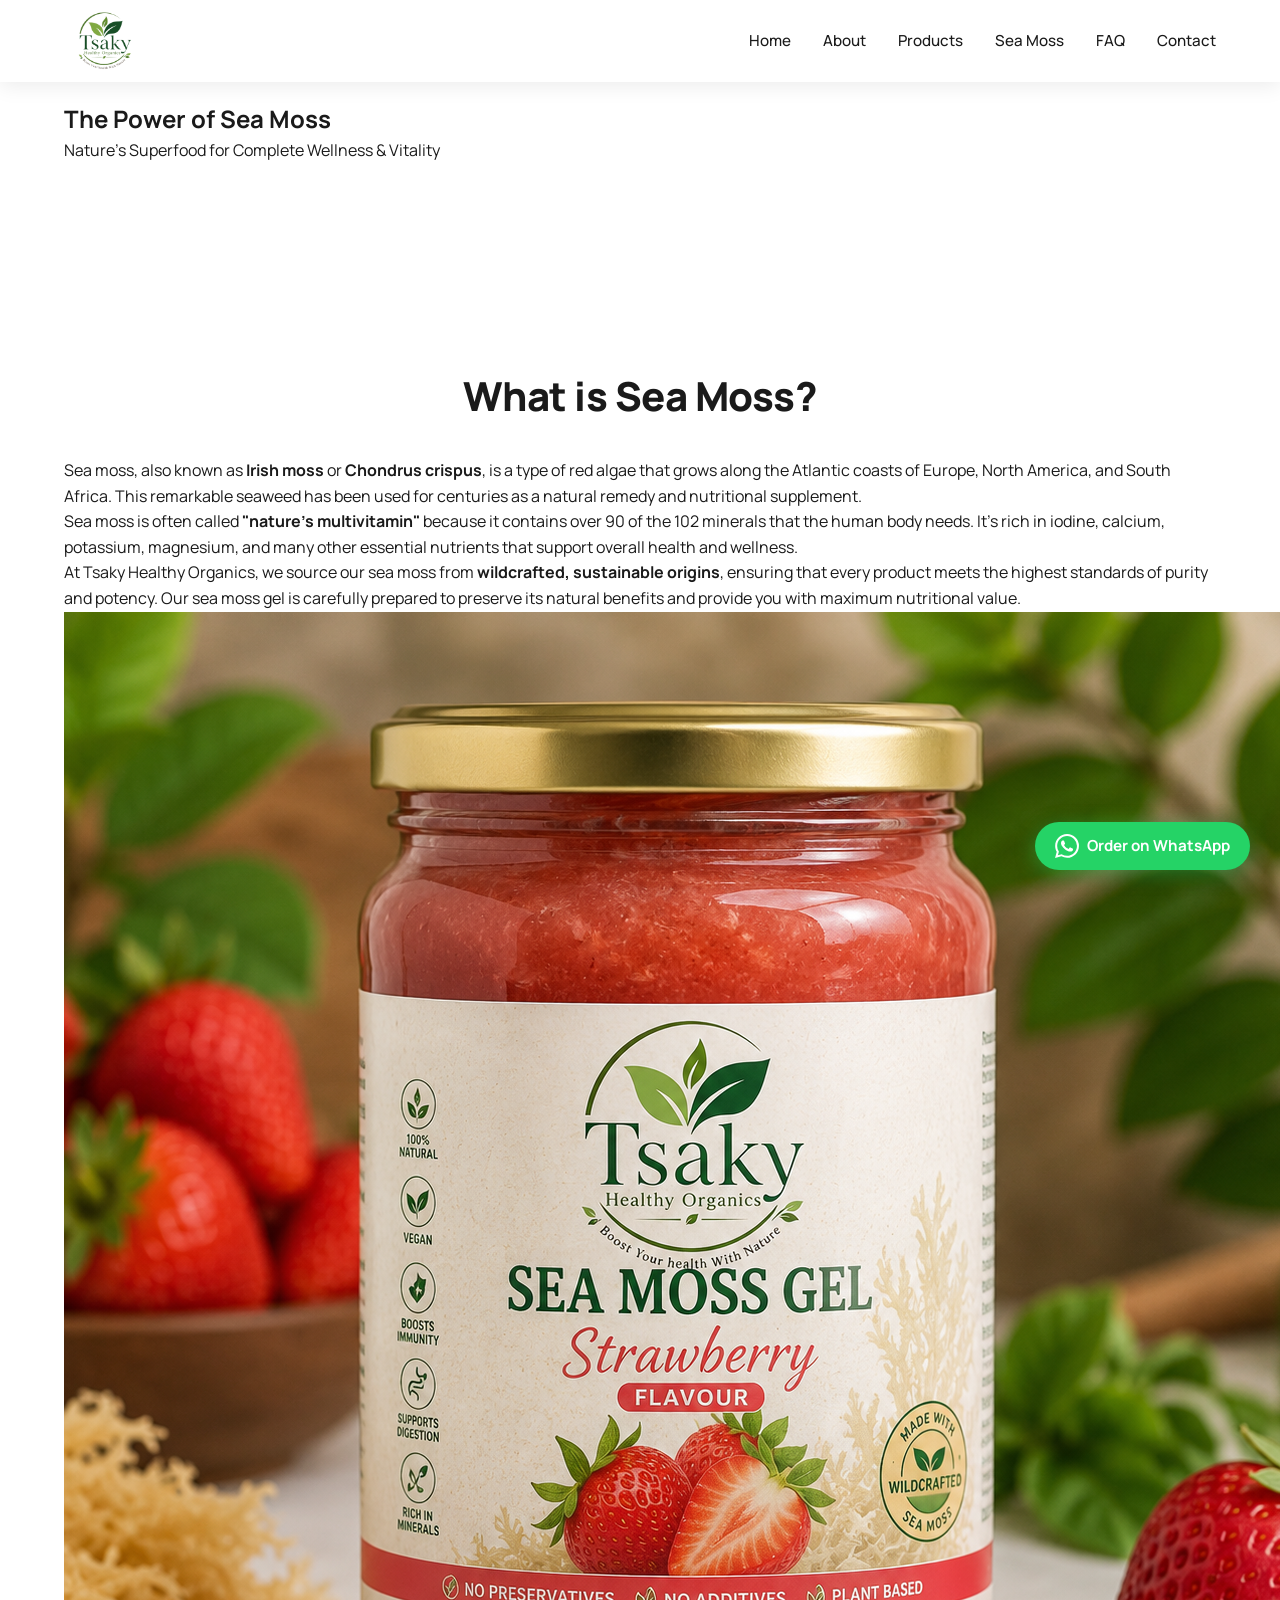
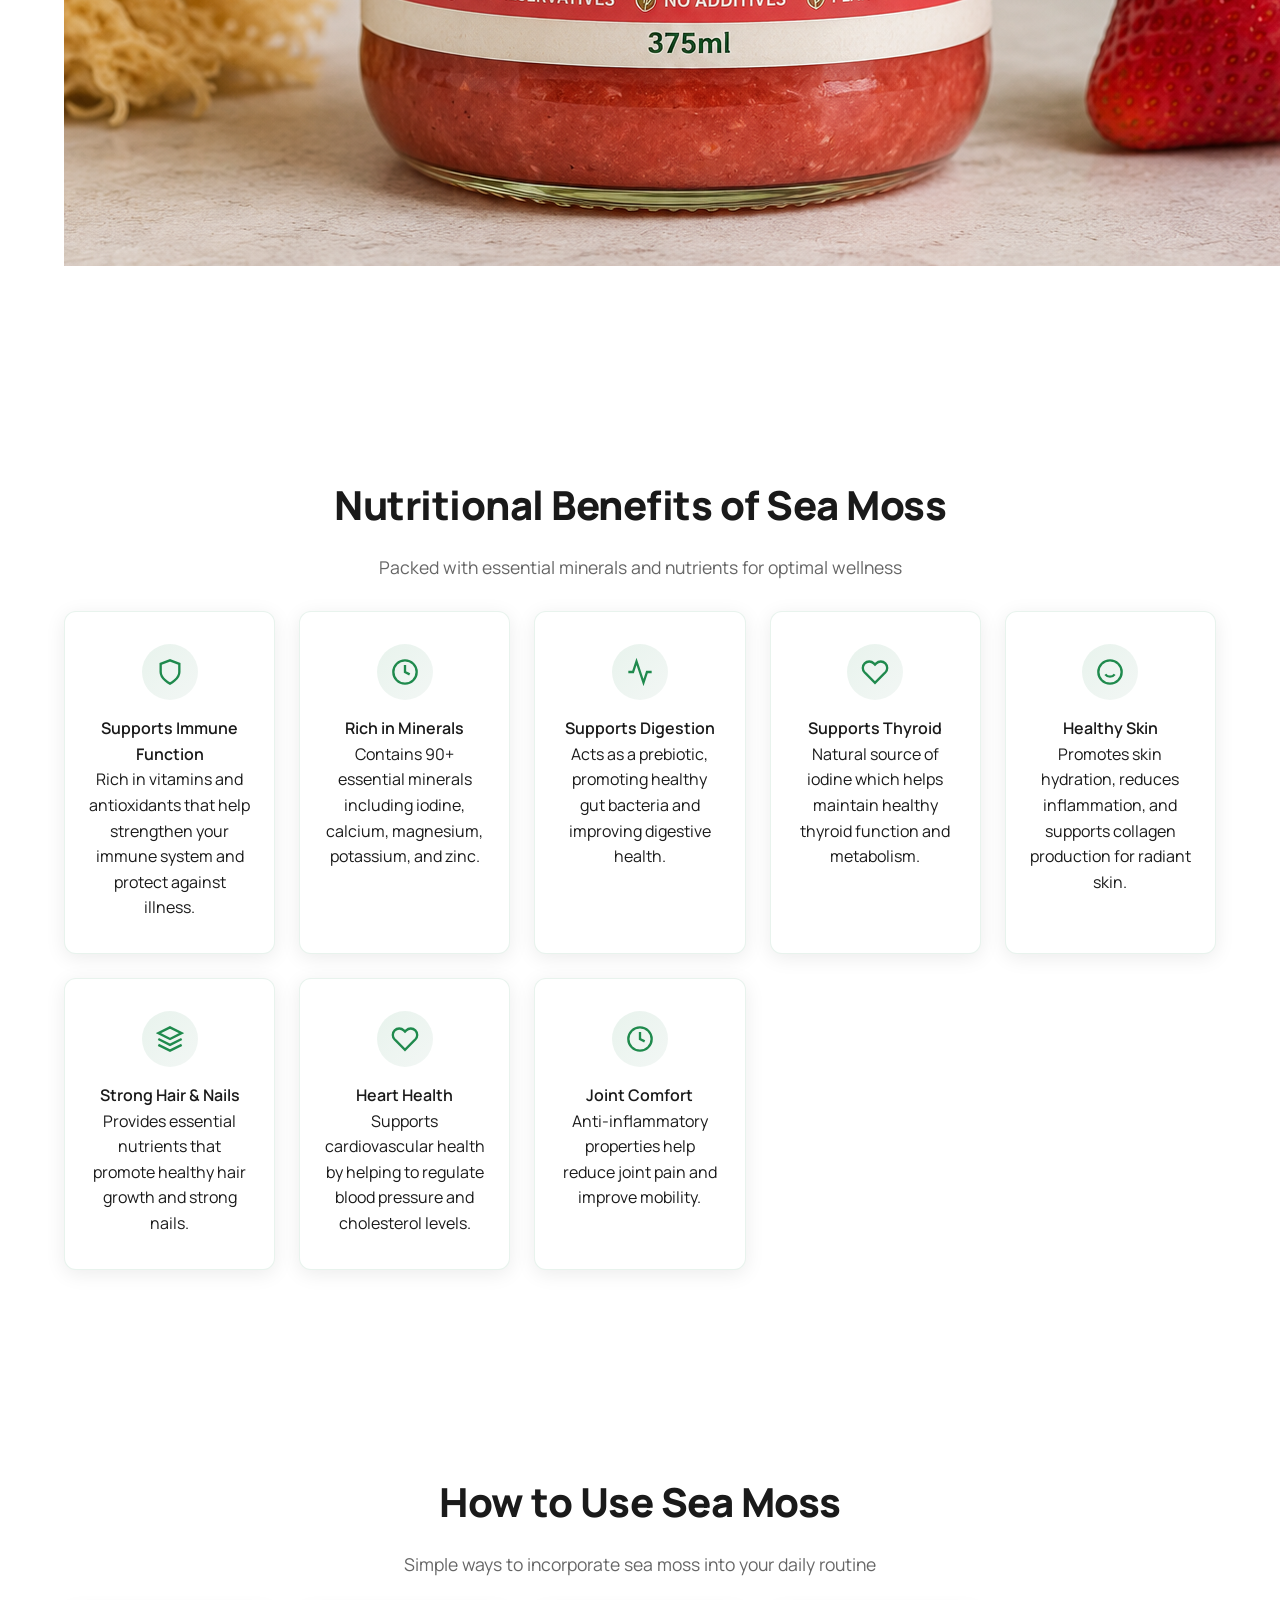
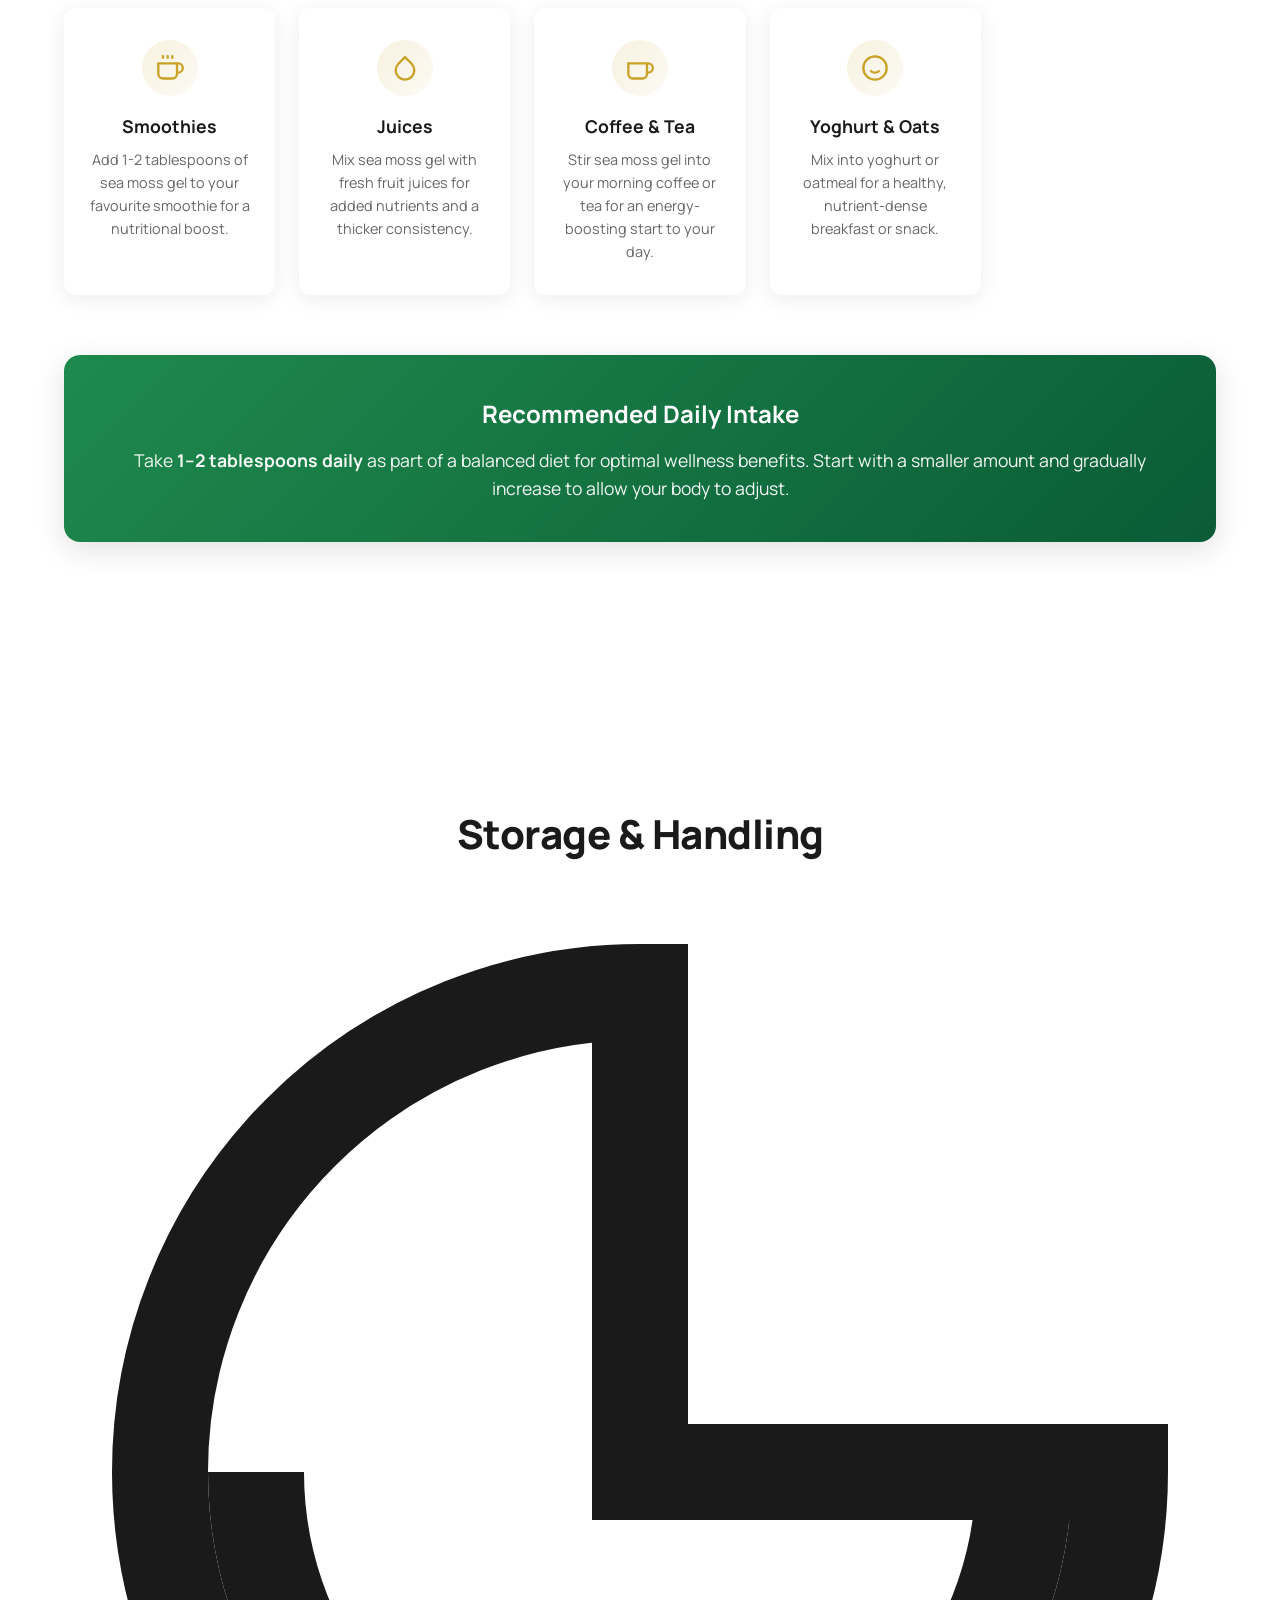
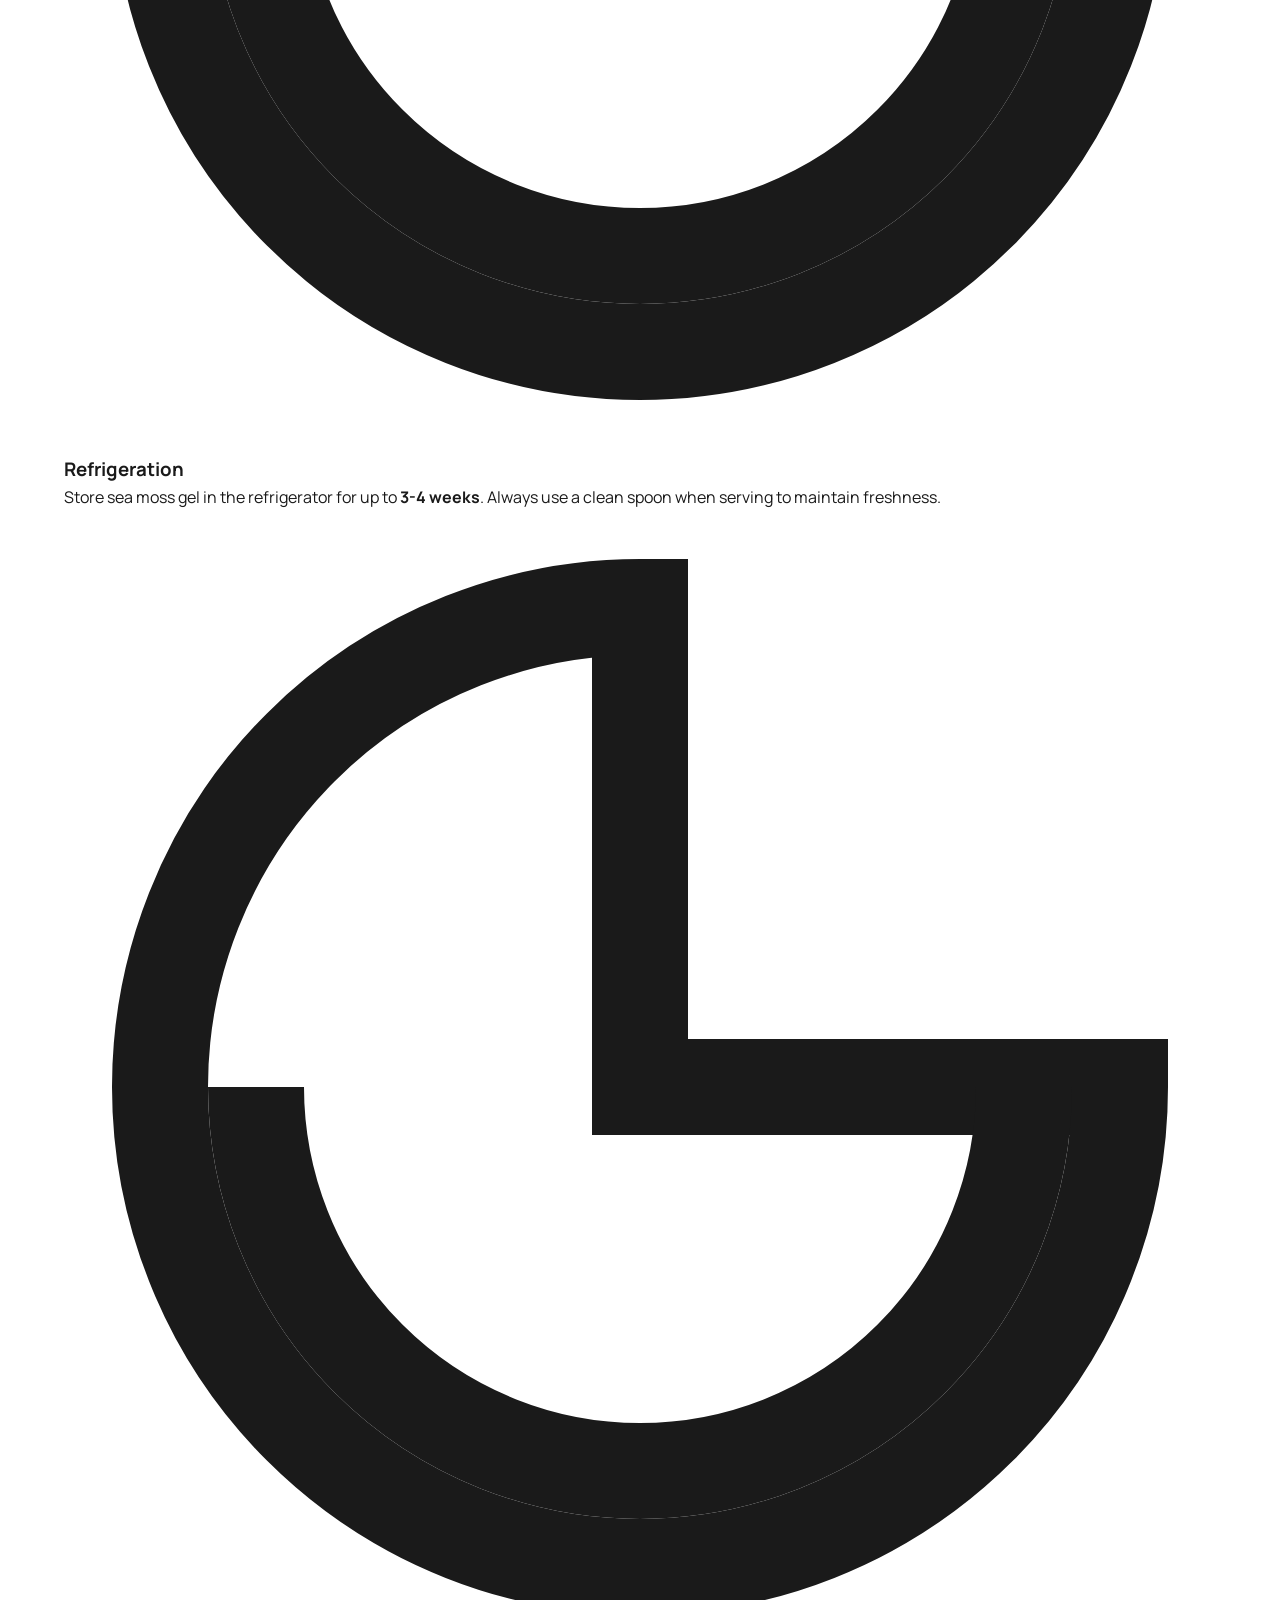
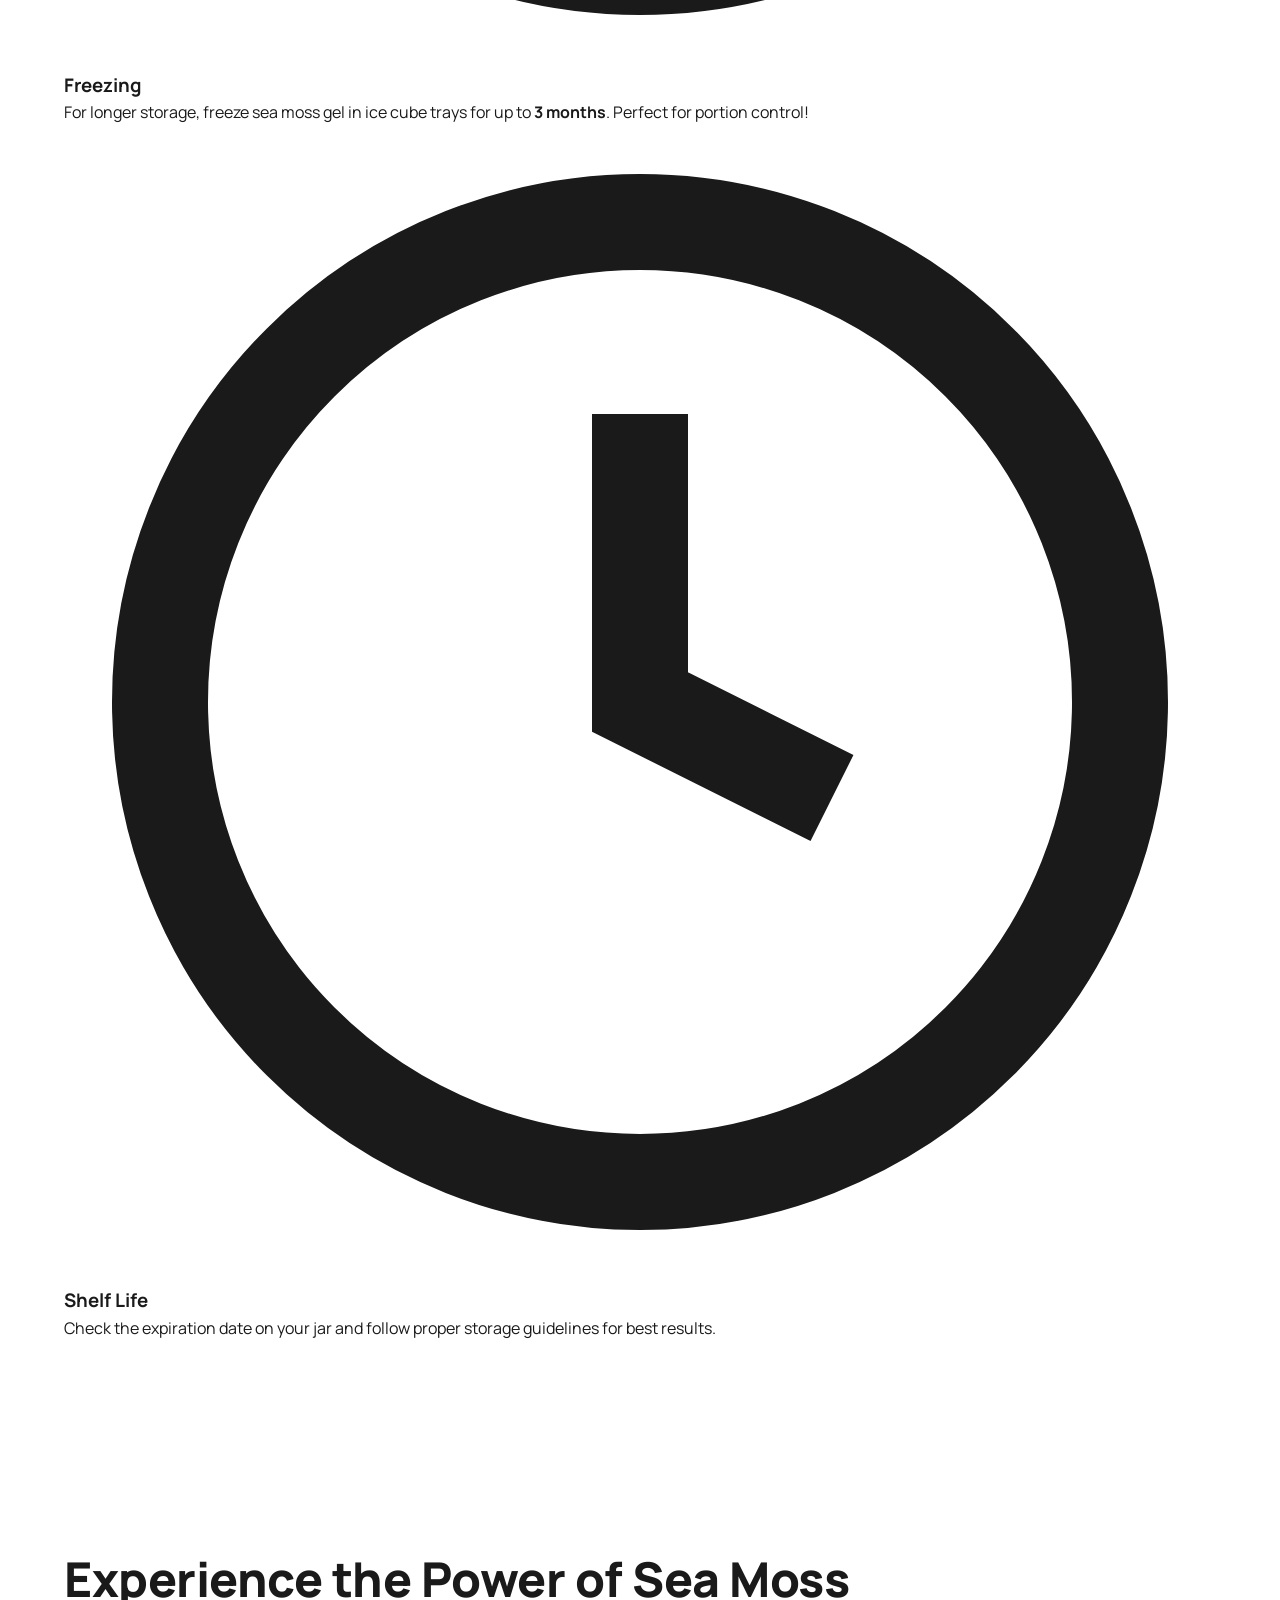
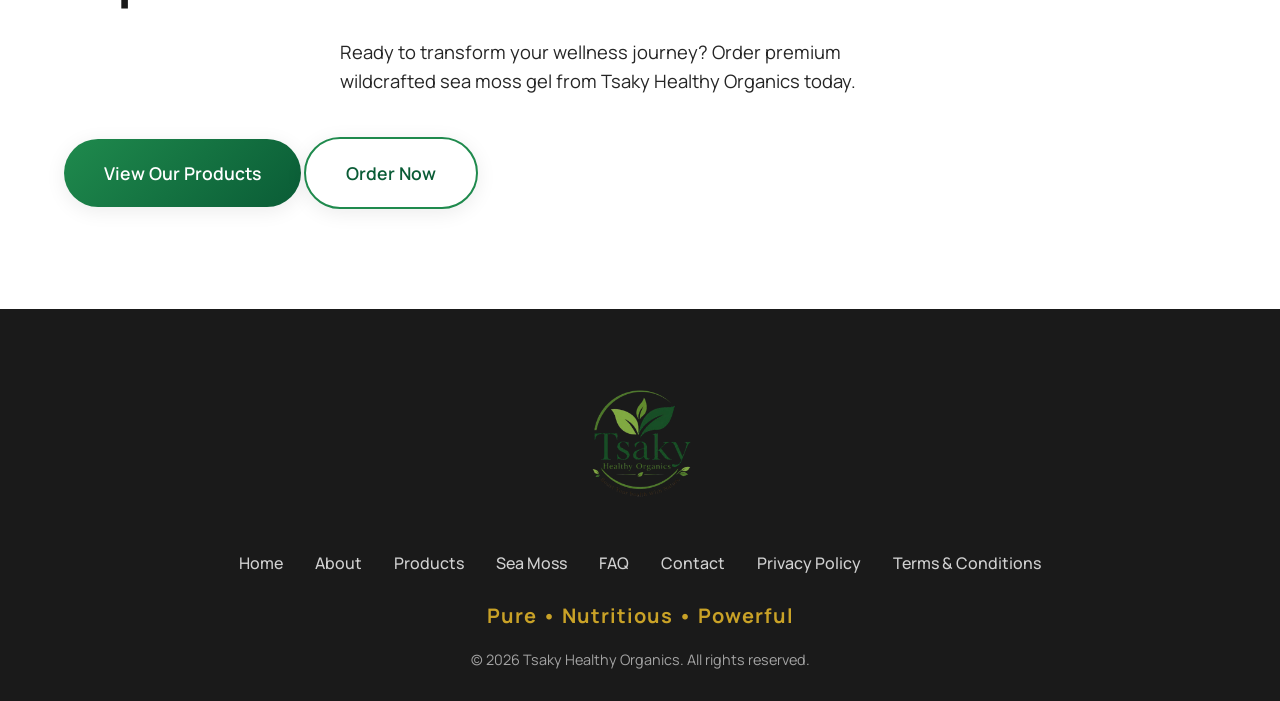
<file: sea-moss.html>
<!DOCTYPE html>
<html lang="en">
<head>
    <meta charset="UTF-8">
    <meta name="viewport" content="width=device-width, initial-scale=1.0">
    <meta http-equiv="X-UA-Compatible" content="IE=edge">
    
    <!-- Primary Meta Tags -->
    <title>Sea Moss Benefits & Guide | Tsaky Healthy Organics | Premium Sea Moss South Africa</title>
    <meta name="title" content="Sea Moss Benefits & Guide | Tsaky Healthy Organics | Premium Sea Moss South Africa">
    <meta name="description" content="Discover the incredible benefits of sea moss. Learn about this powerful superfood, its nutritional value, and how to incorporate it into your daily wellness routine. Premium wildcrafted sea moss from Tsaky Healthy Organics.">
    <meta name="keywords" content="sea moss benefits, what is sea moss, sea moss superfood, sea moss nutrition, sea moss guide, Irish moss, sea moss health benefits, sea moss minerals, wildcrafted sea moss, sea moss uses">
    <meta name="author" content="Tsaky Healthy Organics">
    <meta name="robots" content="index, follow">
    <meta name="language" content="English">
    <meta name="geo.region" content="ZA">
    <meta name="geo.country" content="South Africa">
    
    <!-- Canonical URL -->
    <link rel="canonical" href="https://tsakyhealthyorganics.space/sea-moss.html">
    
    <!-- Favicon -->
    <link rel="icon" type="image/png" href="images/logo.png">
    <link rel="apple-touch-icon" href="images/logo.png">
    
    <!-- Open Graph / Facebook -->
    <meta property="og:type" content="website">
    <meta property="og:url" content="https://tsakyhealthyorganics.space/sea-moss.html">
    <meta property="og:title" content="Sea Moss Benefits & Guide | Tsaky Healthy Organics">
    <meta property="og:description" content="Discover the incredible benefits of sea moss. Learn about this powerful superfood and how to incorporate it into your daily wellness routine.">
    <meta property="og:image" content="https://tsakyhealthyorganics.space/images/hero-product.png">
    <meta property="og:image:width" content="1200">
    <meta property="og:image:height" content="630">
    <meta property="og:locale" content="en_ZA">
    <meta property="og:site_name" content="Tsaky Healthy Organics">
    
    <!-- Twitter -->
    <meta property="twitter:card" content="summary_large_image">
    <meta property="twitter:url" content="https://tsakyhealthyorganics.space/sea-moss.html">
    <meta property="twitter:title" content="Sea Moss Benefits & Guide | Tsaky Healthy Organics">
    <meta property="twitter:description" content="Discover the incredible benefits of sea moss and how to incorporate it into your daily wellness routine.">
    <meta property="twitter:image" content="https://tsakyhealthyorganics.space/images/hero-product.png">
    
    <!-- Google Fonts -->
    <link rel="preconnect" href="https://fonts.googleapis.com">
    <link rel="preconnect" href="https://fonts.gstatic.com" crossorigin>
    <link href="https://fonts.googleapis.com/css2?family=Manrope:wght@300;400;500;600;700;800&display=swap" rel="stylesheet">
    
    <!-- Stylesheet -->
    <link rel="stylesheet" href="styles.css">
    
    <!-- Schema.org Structured Data - Sea Moss Page -->
    <script type="application/ld+json">
    {
      "@context": "https://schema.org",
      "@type": "Article",
      "name": "The Complete Guide to Sea Moss Benefits",
      "description": "Learn about the incredible health benefits of sea moss, a powerful superfood packed with essential minerals and nutrients.",
      "url": "https://tsakyhealthyorganics.space/sea-moss.html",
      "author": {
        "@type": "Organization",
        "name": "Tsaky Healthy Organics"
      },
      "datePublished": "2026-01-01",
      "dateModified": "2026-07-27"
    }
    </script>
</head>
<body>
    <!-- Navigation -->
    <nav class="navbar" id="navbar">
        <div class="container">
            <a href="index.html" class="logo">
                <img src="images/logo.png" alt="Tsaky Healthy Organics" class="logo-img">
            </a>
            <button class="nav-toggle" id="navToggle" aria-label="Toggle navigation">
                <span></span>
                <span></span>
                <span></span>
            </button>
            <ul class="nav-menu" id="navMenu">
                <li><a href="index.html" class="nav-link">Home</a></li>
                <li><a href="about.html" class="nav-link">About</a></li>
                <li><a href="products.html" class="nav-link">Products</a></li>
                <li><a href="sea-moss.html" class="nav-link active">Sea Moss</a></li>
                <li><a href="faq.html" class="nav-link">FAQ</a></li>
                <li><a href="contact.html" class="nav-link">Contact</a></li>
            </ul>
        </div>
    </nav>

    <!-- Page Header -->
    <section class="page-header">
        <div class="container">
            <h1 class="page-title fade-in">The Power of Sea Moss</h1>
            <p class="page-subtitle fade-in">Nature's Superfood for Complete Wellness & Vitality</p>
        </div>
    </section>

    <!-- What is Sea Moss Section -->
    <section class="info-section" id="what-is">
        <div class="container">
            <div class="section-header">
                <h2 class="section-title fade-in">What is Sea Moss?</h2>
            </div>
            
            <div class="info-content fade-in">
                <div class="info-text">
                    <p>Sea moss, also known as <strong>Irish moss</strong> or <strong>Chondrus crispus</strong>, is a type of red algae that grows along the Atlantic coasts of Europe, North America, and South Africa. This remarkable seaweed has been used for centuries as a natural remedy and nutritional supplement.</p>
                    
                    <p>Sea moss is often called <strong>"nature's multivitamin"</strong> because it contains over 90 of the 102 minerals that the human body needs. It's rich in iodine, calcium, potassium, magnesium, and many other essential nutrients that support overall health and wellness.</p>
                    
                    <p>At Tsaky Healthy Organics, we source our sea moss from <strong>wildcrafted, sustainable origins</strong>, ensuring that every product meets the highest standards of purity and potency. Our sea moss gel is carefully prepared to preserve its natural benefits and provide you with maximum nutritional value.</p>
                </div>
                <div class="info-image">
                    <img src="images/hero-product.png" alt="Premium Sea Moss Gel" class="info-img">
                </div>
            </div>
        </div>
    </section>

    <!-- Nutritional Benefits Section -->
    <section class="benefits-section" id="benefits">
        <div class="container">
            <div class="section-header">
                <h2 class="section-title fade-in">Nutritional Benefits of Sea Moss</h2>
                <p class="section-subtitle fade-in">Packed with essential minerals and nutrients for optimal wellness</p>
            </div>
            
            <div class="benefits-grid">
                <div class="benefit-card fade-in">
                    <div class="benefit-icon">
                        <svg viewBox="0 0 24 24" fill="none" stroke="currentColor" stroke-width="2">
                            <path d="M12 22s8-4 8-10V5l-8-3-8 3v7c0 6 8 10 8 10z"></path>
                        </svg>
                    </div>
                    <h3>Supports Immune Function</h3>
                    <p>Rich in vitamins and antioxidants that help strengthen your immune system and protect against illness.</p>
                </div>
                
                <div class="benefit-card fade-in">
                    <div class="benefit-icon">
                        <svg viewBox="0 0 24 24" fill="none" stroke="currentColor" stroke-width="2">
                            <circle cx="12" cy="12" r="10"></circle>
                            <path d="M12 6v6l4 2"></path>
                        </svg>
                    </div>
                    <h3>Rich in Minerals</h3>
                    <p>Contains 90+ essential minerals including iodine, calcium, magnesium, potassium, and zinc.</p>
                </div>
                
                <div class="benefit-card fade-in">
                    <div class="benefit-icon">
                        <svg viewBox="0 0 24 24" fill="none" stroke="currentColor" stroke-width="2">
                            <path d="M22 12h-4l-3 9L9 3l-3 9H2"></path>
                        </svg>
                    </div>
                    <h3>Supports Digestion</h3>
                    <p>Acts as a prebiotic, promoting healthy gut bacteria and improving digestive health.</p>
                </div>
                
                <div class="benefit-card fade-in">
                    <div class="benefit-icon">
                        <svg viewBox="0 0 24 24" fill="none" stroke="currentColor" stroke-width="2">
                            <path d="M20.84 4.61a5.5 5.5 0 0 0-7.78 0L12 5.67l-1.06-1.06a5.5 5.5 0 0 0-7.78 7.78l1.06 1.06L12 21.23l7.78-7.78 1.06-1.06a5.5 5.5 0 0 0 0-7.78z"></path>
                        </svg>
                    </div>
                    <h3>Supports Thyroid</h3>
                    <p>Natural source of iodine which helps maintain healthy thyroid function and metabolism.</p>
                </div>
                
                <div class="benefit-card fade-in">
                    <div class="benefit-icon">
                        <svg viewBox="0 0 24 24" fill="none" stroke="currentColor" stroke-width="2">
                            <circle cx="12" cy="12" r="10"></circle>
                            <path d="M8 14s1.5 2 4 2 4-2 4-2"></path>
                            <line x1="9" y1="9" x2="9.01" y2="9"></line>
                            <line x1="15" y1="9" x2="15.01" y2="9"></line>
                        </svg>
                    </div>
                    <h3>Healthy Skin</h3>
                    <p>Promotes skin hydration, reduces inflammation, and supports collagen production for radiant skin.</p>
                </div>
                
                <div class="benefit-card fade-in">
                    <div class="benefit-icon">
                        <svg viewBox="0 0 24 24" fill="none" stroke="currentColor" stroke-width="2">
                            <path d="M12 2L2 7l10 5 10-5-10-5z"></path>
                            <path d="M2 17l10 5 10-5"></path>
                            <path d="M2 12l10 5 10-5"></path>
                        </svg>
                    </div>
                    <h3>Strong Hair & Nails</h3>
                    <p>Provides essential nutrients that promote healthy hair growth and strong nails.</p>
                </div>
                
                <div class="benefit-card fade-in">
                    <div class="benefit-icon">
                        <svg viewBox="0 0 24 24" fill="none" stroke="currentColor" stroke-width="2">
                            <path d="M20.84 4.61a5.5 5.5 0 0 0-7.78 0L12 5.67l-1.06-1.06a5.5 5.5 0 0 0-7.78 7.78l1.06 1.06L12 21.23l7.78-7.78 1.06-1.06a5.5 5.5 0 0 0 0-7.78z"></path>
                        </svg>
                    </div>
                    <h3>Heart Health</h3>
                    <p>Supports cardiovascular health by helping to regulate blood pressure and cholesterol levels.</p>
                </div>
                
                <div class="benefit-card fade-in">
                    <div class="benefit-icon">
                        <svg viewBox="0 0 24 24" fill="none" stroke="currentColor" stroke-width="2">
                            <circle cx="12" cy="12" r="10"></circle>
                            <polyline points="12 6 12 12 16 14"></polyline>
                        </svg>
                    </div>
                    <h3>Joint Comfort</h3>
                    <p>Anti-inflammatory properties help reduce joint pain and improve mobility.</p>
                </div>
            </div>
        </div>
    </section>

    <!-- How to Use Section -->
    <section class="usage-section" id="how-to-use">
        <div class="container">
            <div class="section-header">
                <h2 class="section-title fade-in">How to Use Sea Moss</h2>
                <p class="section-subtitle fade-in">Simple ways to incorporate sea moss into your daily routine</p>
            </div>
            
            <div class="usage-grid">
                <div class="usage-card fade-in">
                    <div class="usage-icon">
                        <svg viewBox="0 0 24 24" fill="none" stroke="currentColor" stroke-width="2">
                            <path d="M18 8h1a4 4 0 0 1 0 8h-1"></path>
                            <path d="M2 8h16v9a4 4 0 0 1-4 4H6a4 4 0 0 1-4-4V8z"></path>
                            <line x1="6" y1="1" x2="6" y2="4"></line>
                            <line x1="10" y1="1" x2="10" y2="4"></line>
                            <line x1="14" y1="1" x2="14" y2="4"></line>
                        </svg>
                    </div>
                    <h3>Smoothies</h3>
                    <p>Add 1-2 tablespoons of sea moss gel to your favourite smoothie for a nutritional boost.</p>
                </div>
                
                <div class="usage-card fade-in">
                    <div class="usage-icon">
                        <svg viewBox="0 0 24 24" fill="none" stroke="currentColor" stroke-width="2">
                            <path d="M12 2.69l5.66 5.66a8 8 0 1 1-11.31 0z"></path>
                        </svg>
                    </div>
                    <h3>Juices</h3>
                    <p>Mix sea moss gel with fresh fruit juices for added nutrients and a thicker consistency.</p>
                </div>
                
                <div class="usage-card fade-in">
                    <div class="usage-icon">
                        <svg viewBox="0 0 24 24" fill="none" stroke="currentColor" stroke-width="2">
                            <path d="M18 8h1a4 4 0 0 1 0 8h-1"></path>
                            <path d="M2 8h16v9a4 4 0 0 1-4 4H6a4 4 0 0 1-4-4V8z"></path>
                        </svg>
                    </div>
                    <h3>Coffee & Tea</h3>
                    <p>Stir sea moss gel into your morning coffee or tea for an energy-boosting start to your day.</p>
                </div>
                
                <div class="usage-card fade-in">
                    <div class="usage-icon">
                        <svg viewBox="0 0 24 24" fill="none" stroke="currentColor" stroke-width="2">
                            <circle cx="12" cy="12" r="10"></circle>
                            <path d="M8 14s1.5 2 4 2 4-2 4-2"></path>
                            <line x1="9" y1="9" x2="9.01" y2="9"></line>
                            <line x1="15" y1="9" x2="15.01" y2="9"></line>
                        </svg>
                    </div>
                    <h3>Yoghurt & Oats</h3>
                    <p>Mix into yoghurt or oatmeal for a healthy, nutrient-dense breakfast or snack.</p>
                </div>
            </div>
            
            <div class="recommendation fade-in">
                <div class="recommendation-content">
                    <h3>Recommended Daily Intake</h3>
                    <p>Take <strong>1–2 tablespoons daily</strong> as part of a balanced diet for optimal wellness benefits. Start with a smaller amount and gradually increase to allow your body to adjust.</p>
                </div>
            </div>
        </div>
    </section>

    <!-- Storage Tips Section -->
    <section class="storage-section" id="storage">
        <div class="container">
            <div class="section-header">
                <h2 class="section-title fade-in">Storage & Handling</h2>
            </div>
            
            <div class="storage-content fade-in">
                <div class="storage-card">
                    <div class="storage-icon">
                        <svg viewBox="0 0 24 24" fill="none" stroke="currentColor" stroke-width="2">
                            <path d="M12 2a10 10 0 1 0 10 10H12V2z"></path>
                            <path d="M20 12a8 8 0 1 1-16 0"></path>
                        </svg>
                    </div>
                    <h3>Refrigeration</h3>
                    <p>Store sea moss gel in the refrigerator for up to <strong>3-4 weeks</strong>. Always use a clean spoon when serving to maintain freshness.</p>
                </div>
                
                <div class="storage-card">
                    <div class="storage-icon">
                        <svg viewBox="0 0 24 24" fill="none" stroke="currentColor" stroke-width="2">
                            <path d="M12 2a10 10 0 1 0 10 10H12V2z"></path>
                            <path d="M20 12a8 8 0 1 1-16 0"></path>
                        </svg>
                    </div>
                    <h3>Freezing</h3>
                    <p>For longer storage, freeze sea moss gel in ice cube trays for up to <strong>3 months</strong>. Perfect for portion control!</p>
                </div>
                
                <div class="storage-card">
                    <div class="storage-icon">
                        <svg viewBox="0 0 24 24" fill="none" stroke="currentColor" stroke-width="2">
                            <circle cx="12" cy="12" r="10"></circle>
                            <polyline points="12 6 12 12 16 14"></polyline>
                        </svg>
                    </div>
                    <h3>Shelf Life</h3>
                    <p>Check the expiration date on your jar and follow proper storage guidelines for best results.</p>
                </div>
            </div>
        </div>
    </section>

    <!-- CTA Section -->
    <section class="cta-page">
        <div class="container">
            <div class="cta-content fade-in">
                <h2 class="cta-title">Experience the Power of Sea Moss</h2>
                <p class="cta-text">Ready to transform your wellness journey? Order premium wildcrafted sea moss gel from Tsaky Healthy Organics today.</p>
                <a href="products.html" class="btn btn-primary btn-large">View Our Products</a>
                <a href="https://wa.me/27648130037" class="btn btn-secondary btn-large" target="_blank" rel="noopener">Order Now</a>
            </div>
        </div>
    </section>

    <!-- Footer -->
    <footer class="footer">
        <div class="container">
            <div class="footer-content">
                <div class="footer-logo">
                    <img src="images/logo.png" alt="Tsaky Healthy Organics Logo" class="footer-logo-img">
                </div>
                
                <nav class="footer-nav">
                    <a href="index.html">Home</a>
                    <a href="about.html">About</a>
                    <a href="products.html">Products</a>
                    <a href="sea-moss.html">Sea Moss</a>
                    <a href="faq.html">FAQ</a>
                    <a href="contact.html">Contact</a>
                    <a href="privacy-policy.html">Privacy Policy</a>
                    <a href="terms.html">Terms & Conditions</a>
                </nav>
                
                <p class="footer-tagline">Pure • Nutritious • Powerful</p>
                
                <p class="copyright">© 2026 Tsaky Healthy Organics. All rights reserved.</p>
            </div>
        </div>
    </footer>

    <!-- WhatsApp Floating Button -->
    <a href="https://wa.me/27648130037" target="_blank" rel="noopener noreferrer" class="whatsapp-float" aria-label="Chat on WhatsApp">
        <svg class="whatsapp-float__icon" viewBox="0 0 24 24" width="24" height="24">
            <path fill="#FFFFFF" d="M17.472 14.382c-.297-.149-1.758-.867-2.03-.967-.273-.099-.471-.148-.67.15-.197.297-.767.966-.94 1.164-.173.199-.347.223-.644.075-.297-.15-1.255-.463-2.39-1.475-.883-.788-1.48-1.761-1.653-2.059-.173-.297-.018-.458.13-.606.134-.133.298-.347.446-.52.149-.174.198-.298.298-.497.099-.198.05-.371-.025-.52-.075-.149-.669-1.612-.916-2.207-.242-.579-.487-.5-.669-.51-.173-.008-.371-.01-.57-.01-.198 0-.52.074-.792.372-.272.297-1.04 1.016-1.04 2.479 0 1.462 1.065 2.875 1.213 3.074.149.198 2.096 3.2 5.077 4.487.709.306 1.262.489 1.694.625.712.227 1.36.195 1.871.118.571-.085 1.758-.719 2.006-1.413.248-.694.248-1.289.173-1.413-.074-.124-.272-.198-.57-.347m-5.421 7.403h-.004a9.87 9.87 0 01-5.031-1.378l-.361-.214-3.741.982.998-3.648-.235-.374a9.86 9.86 0 01-1.51-5.26c.001-5.45 4.436-9.884 9.888-9.884 2.64 0 5.122 1.03 6.988 2.898a9.825 9.825 0 012.893 6.994c-.003 5.45-4.437 9.884-9.885 9.884m8.413-18.297A11.815 11.815 0 0012.05 0C5.495 0 .16 5.335.157 11.892c0 2.096.547 4.142 1.588 5.945L.057 24l6.305-1.654a11.882 11.882 0 005.683 1.448h.005c6.554 0 11.89-5.335 11.893-11.893a11.821 11.821 0 00-3.48-8.413z"/>
        </svg>
        <span class="whatsapp-float__text">Order on WhatsApp</span>
    </a>

    <!-- Scripts -->
    <script src="script.js"></script>
</body>
</html>
</file>
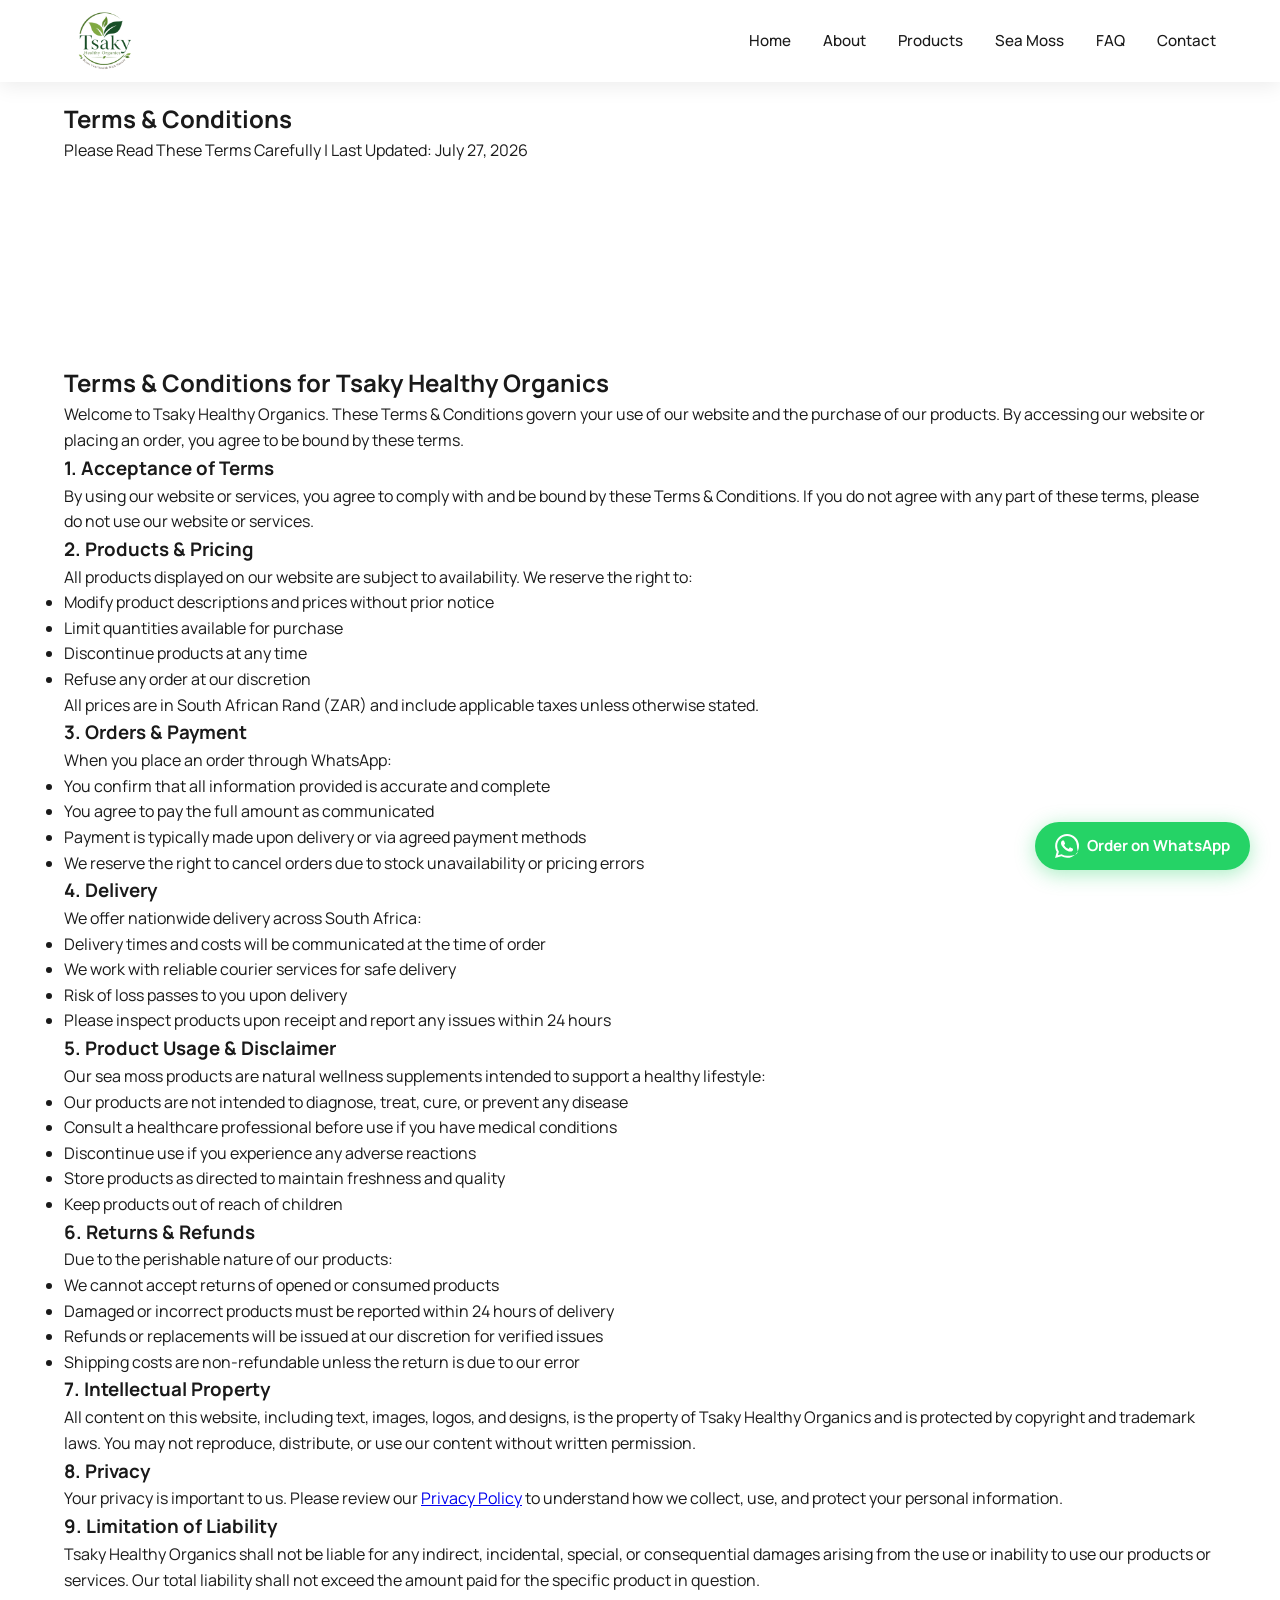
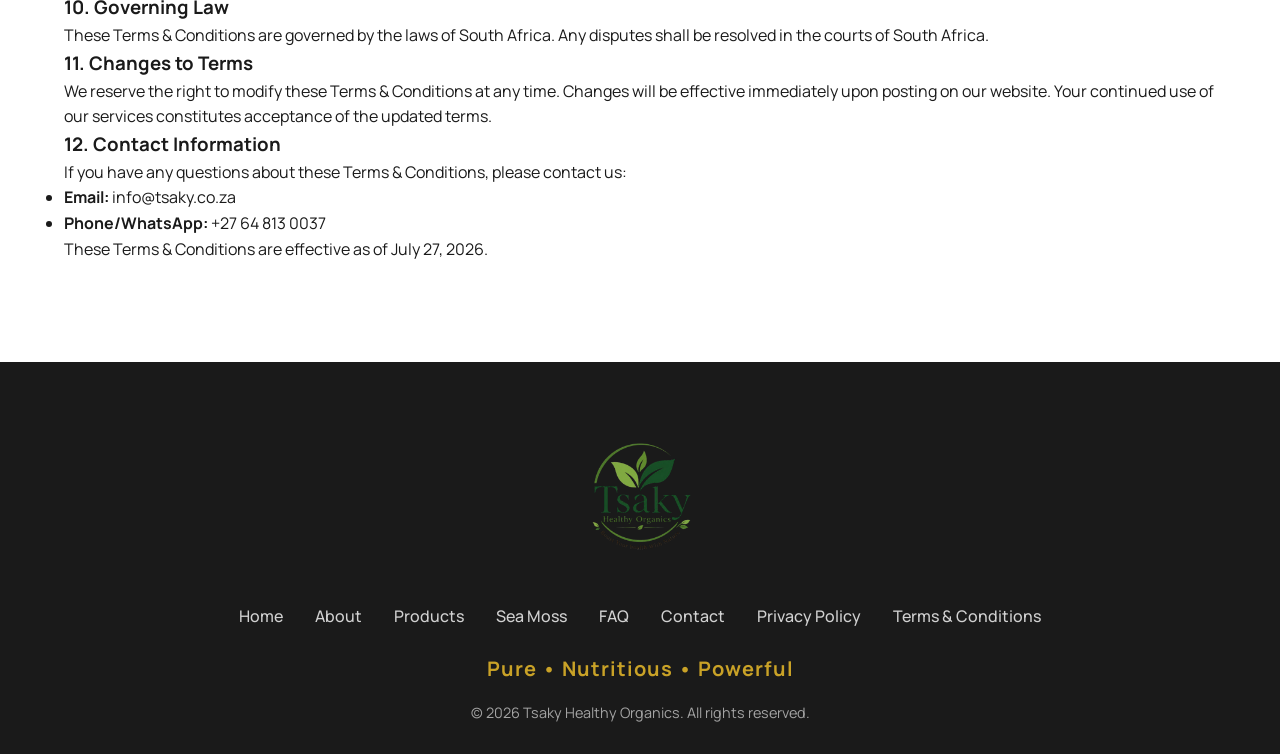
<file: terms.html>
<!DOCTYPE html>
<html lang="en">
<head>
    <meta charset="UTF-8">
    <meta name="viewport" content="width=device-width, initial-scale=1.0">
    <meta http-equiv="X-UA-Compatible" content="IE=edge">
    
    <!-- Primary Meta Tags -->
    <title>Terms & Conditions | Tsaky Healthy Organics | South Africa</title>
    <meta name="title" content="Terms & Conditions | Tsaky Healthy Organics | South Africa">
    <meta name="description" content="Read the Terms & Conditions for Tsaky Healthy Organics. Understand your rights and responsibilities when purchasing sea moss products online in South Africa.">
    <meta name="keywords" content="terms and conditions, Tsaky Healthy Organics terms, terms of service, South Africa terms, sea moss purchase terms">
    <meta name="author" content="Tsaky Healthy Organics">
    <meta name="robots" content="index, follow">
    <meta name="language" content="English">
    <meta name="geo.region" content="ZA">
    <meta name="geo.country" content="South Africa">
    
    <!-- Canonical URL -->
    <link rel="canonical" href="https://tsakyhealthyorganics.space/terms.html">
    
    <!-- Favicon -->
    <link rel="icon" type="image/png" href="images/logo.png">
    <link rel="apple-touch-icon" href="images/logo.png">
    
    <!-- Open Graph / Facebook -->
    <meta property="og:type" content="website">
    <meta property="og:url" content="https://tsakyhealthyorganics.space/terms.html">
    <meta property="og:title" content="Terms & Conditions | Tsaky Healthy Organics">
    <meta property="og:description" content="Read the Terms & Conditions for Tsaky Healthy Organics. Understand your rights and responsibilities when purchasing sea moss products.">
    <meta property="og:image" content="https://tsakyhealthyorganics.space/images/logo.png">
    <meta property="og:image:width" content="1200">
    <meta property="og:image:height" content="630">
    <meta property="og:locale" content="en_ZA">
    <meta property="og:site_name" content="Tsaky Healthy Organics">
    
    <!-- Twitter -->
    <meta property="twitter:card" content="summary_large_image">
    <meta property="twitter:url" content="https://tsakyhealthyorganics.space/terms.html">
    <meta property="twitter:title" content="Terms & Conditions | Tsaky Healthy Organics">
    <meta property="twitter:description" content="Read the Terms & Conditions for Tsaky Healthy Organics. Understand your rights and responsibilities.">
    <meta property="twitter:image" content="https://tsakyhealthyorganics.space/images/logo.png">
    
    <!-- Google Fonts -->
    <link rel="preconnect" href="https://fonts.googleapis.com">
    <link rel="preconnect" href="https://fonts.gstatic.com" crossorigin>
    <link href="https://fonts.googleapis.com/css2?family=Manrope:wght@300;400;500;600;700;800&display=swap" rel="stylesheet">
    
    <!-- Stylesheet -->
    <link rel="stylesheet" href="styles.css">
</head>
<body>
    <!-- Navigation -->
    <nav class="navbar" id="navbar">
        <div class="container">
            <a href="index.html" class="logo">
                <img src="images/logo.png" alt="Tsaky Healthy Organics" class="logo-img">
            </a>
            <button class="nav-toggle" id="navToggle" aria-label="Toggle navigation">
                <span></span>
                <span></span>
                <span></span>
            </button>
            <ul class="nav-menu" id="navMenu">
                <li><a href="index.html" class="nav-link">Home</a></li>
                <li><a href="about.html" class="nav-link">About</a></li>
                <li><a href="products.html" class="nav-link">Products</a></li>
                <li><a href="sea-moss.html" class="nav-link">Sea Moss</a></li>
                <li><a href="faq.html" class="nav-link">FAQ</a></li>
                <li><a href="contact.html" class="nav-link">Contact</a></li>
            </ul>
        </div>
    </nav>

    <!-- Page Header -->
    <section class="page-header">
        <div class="container">
            <h1 class="page-title fade-in">Terms & Conditions</h1>
            <p class="page-subtitle fade-in">Please Read These Terms Carefully | Last Updated: July 27, 2026</p>
        </div>
    </section>

    <!-- Terms & Conditions Content -->
    <section class="policy-page" id="terms">
        <div class="container">
            <div class="policy-content fade-in">
                <h2>Terms & Conditions for Tsaky Healthy Organics</h2>
                
                <p>Welcome to Tsaky Healthy Organics. These Terms & Conditions govern your use of our website and the purchase of our products. By accessing our website or placing an order, you agree to be bound by these terms.</p>
                
                <h3>1. Acceptance of Terms</h3>
                <p>By using our website or services, you agree to comply with and be bound by these Terms & Conditions. If you do not agree with any part of these terms, please do not use our website or services.</p>
                
                <h3>2. Products & Pricing</h3>
                <p>All products displayed on our website are subject to availability. We reserve the right to:</p>
                <ul>
                    <li>Modify product descriptions and prices without prior notice</li>
                    <li>Limit quantities available for purchase</li>
                    <li>Discontinue products at any time</li>
                    <li>Refuse any order at our discretion</li>
                </ul>
                <p>All prices are in South African Rand (ZAR) and include applicable taxes unless otherwise stated.</p>
                
                <h3>3. Orders & Payment</h3>
                <p>When you place an order through WhatsApp:</p>
                <ul>
                    <li>You confirm that all information provided is accurate and complete</li>
                    <li>You agree to pay the full amount as communicated</li>
                    <li>Payment is typically made upon delivery or via agreed payment methods</li>
                    <li>We reserve the right to cancel orders due to stock unavailability or pricing errors</li>
                </ul>
                
                <h3>4. Delivery</h3>
                <p>We offer nationwide delivery across South Africa:</p>
                <ul>
                    <li>Delivery times and costs will be communicated at the time of order</li>
                    <li>We work with reliable courier services for safe delivery</li>
                    <li>Risk of loss passes to you upon delivery</li>
                    <li>Please inspect products upon receipt and report any issues within 24 hours</li>
                </ul>
                
                <h3>5. Product Usage & Disclaimer</h3>
                <p>Our sea moss products are natural wellness supplements intended to support a healthy lifestyle:</p>
                <ul>
                    <li>Our products are not intended to diagnose, treat, cure, or prevent any disease</li>
                    <li>Consult a healthcare professional before use if you have medical conditions</li>
                    <li>Discontinue use if you experience any adverse reactions</li>
                    <li>Store products as directed to maintain freshness and quality</li>
                    <li>Keep products out of reach of children</li>
                </ul>
                
                <h3>6. Returns & Refunds</h3>
                <p>Due to the perishable nature of our products:</p>
                <ul>
                    <li>We cannot accept returns of opened or consumed products</li>
                    <li>Damaged or incorrect products must be reported within 24 hours of delivery</li>
                    <li>Refunds or replacements will be issued at our discretion for verified issues</li>
                    <li>Shipping costs are non-refundable unless the return is due to our error</li>
                </ul>
                
                <h3>7. Intellectual Property</h3>
                <p>All content on this website, including text, images, logos, and designs, is the property of Tsaky Healthy Organics and is protected by copyright and trademark laws. You may not reproduce, distribute, or use our content without written permission.</p>
                
                <h3>8. Privacy</h3>
                <p>Your privacy is important to us. Please review our <a href="privacy-policy.html">Privacy Policy</a> to understand how we collect, use, and protect your personal information.</p>
                
                <h3>9. Limitation of Liability</h3>
                <p>Tsaky Healthy Organics shall not be liable for any indirect, incidental, special, or consequential damages arising from the use or inability to use our products or services. Our total liability shall not exceed the amount paid for the specific product in question.</p>
                
                <h3>10. Governing Law</h3>
                <p>These Terms & Conditions are governed by the laws of South Africa. Any disputes shall be resolved in the courts of South Africa.</p>
                
                <h3>11. Changes to Terms</h3>
                <p>We reserve the right to modify these Terms & Conditions at any time. Changes will be effective immediately upon posting on our website. Your continued use of our services constitutes acceptance of the updated terms.</p>
                
                <h3>12. Contact Information</h3>
                <p>If you have any questions about these Terms & Conditions, please contact us:</p>
                <ul>
                    <li><strong>Email:</strong> info@tsaky.co.za</li>
                    <li><strong>Phone/WhatsApp:</strong> +27 64 813 0037</li>
                </ul>
                
                <p class="policy-effective">These Terms & Conditions are effective as of July 27, 2026.</p>
            </div>
        </div>
    </section>

    <!-- Footer -->
    <footer class="footer">
        <div class="container">
            <div class="footer-content">
                <div class="footer-logo">
                    <img src="images/logo.png" alt="Tsaky Healthy Organics Logo" class="footer-logo-img">
                </div>
                
                <nav class="footer-nav">
                    <a href="index.html">Home</a>
                    <a href="about.html">About</a>
                    <a href="products.html">Products</a>
                    <a href="sea-moss.html">Sea Moss</a>
                    <a href="faq.html">FAQ</a>
                    <a href="contact.html">Contact</a>
                    <a href="privacy-policy.html">Privacy Policy</a>
                    <a href="terms.html">Terms & Conditions</a>
                </nav>
                
                <p class="footer-tagline">Pure • Nutritious • Powerful</p>
                
                <p class="copyright">© 2026 Tsaky Healthy Organics. All rights reserved.</p>
            </div>
        </div>
    </footer>

    <!-- WhatsApp Floating Button -->
    <a href="https://wa.me/27648130037" target="_blank" rel="noopener noreferrer" class="whatsapp-float" aria-label="Chat on WhatsApp">
        <svg class="whatsapp-float__icon" viewBox="0 0 24 24" width="24" height="24">
            <path fill="#FFFFFF" d="M17.472 14.382c-.297-.149-1.758-.867-2.03-.967-.273-.099-.471-.148-.67.15-.197.297-.767.966-.94 1.164-.173.199-.347.223-.644.075-.297-.15-1.255-.463-2.39-1.475-.883-.788-1.48-1.761-1.653-2.059-.173-.297-.018-.458.13-.606.134-.133.298-.347.446-.52.149-.174.198-.298.298-.497.099-.198.05-.371-.025-.52-.075-.149-.669-1.612-.916-2.207-.242-.579-.487-.5-.669-.51-.173-.008-.371-.01-.57-.01-.198 0-.52.074-.792.372-.272.297-1.04 1.016-1.04 2.479 0 1.462 1.065 2.875 1.213 3.074.149.198 2.096 3.2 5.077 4.487.709.306 1.262.489 1.694.625.712.227 1.36.195 1.871.118.571-.085 1.758-.719 2.006-1.413.248-.694.248-1.289.173-1.413-.074-.124-.272-.198-.57-.347m-5.421 7.403h-.004a9.87 9.87 0 01-5.031-1.378l-.361-.214-3.741.982.998-3.648-.235-.374a9.86 9.86 0 01-1.51-5.26c.001-5.45 4.436-9.884 9.888-9.884 2.64 0 5.122 1.03 6.988 2.898a9.825 9.825 0 012.893 6.994c-.003 5.45 4.437 9.884-9.885 9.884m8.413-18.297A11.815 11.815 0 0012.05 0C5.495 0 .16 5.335.157 11.892c0 2.096.547 4.142 1.588 5.945L.057 24l6.305-1.654a11.882 11.882 0 005.683 1.448h.005c6.554 0 11.89-5.335 11.893-11.893a11.821 11.821 0 00-3.48-8.413z"/>
        </svg>
        <span class="whatsapp-float__text">Order on WhatsApp</span>
    </a>

    <!-- Scripts -->
    <script src="script.js"></script>
</body>
</html>
</file>
<file: styles.css>
/* ============================================
   TSAKY HEALTHY ORGANICS - PREMIUM WEBSITE
   ============================================ */

/* CSS Variables */
:root {
    --forest-green: #0A5C36;
    --emerald-green: #1F8A4D;
    --white: #FFFFFF;
    --light-cream: #F9F8F4;
    --charcoal: #1A1A1A;
    --gold: #C9A227;
    --text-dark: #1A1A1A;
    --text-light: #666666;
    --shadow-soft: 0 4px 20px rgba(0, 0, 0, 0.08);
    --shadow-medium: 0 8px 30px rgba(0, 0, 0, 0.12);
    --shadow-hover: 0 12px 40px rgba(0, 0, 0, 0.15);
    --transition-smooth: all 0.3s cubic-bezier(0.4, 0, 0.2, 1);
    --border-radius: 16px;
    --border-radius-small: 12px;
}

/* Reset & Base Styles */
* {
    margin: 0;
    padding: 0;
    box-sizing: border-box;
}

html {
    scroll-behavior: smooth;
    font-size: 16px;
}

body {
    font-family: 'Manrope', -apple-system, BlinkMacSystemFont, 'Segoe UI', sans-serif;
    color: var(--text-dark);
    line-height: 1.6;
    overflow-x: hidden;
    background-color: var(--white);
}

.container {
    max-width: 1200px;
    margin: 0 auto;
    padding: 0 24px;
}

/* ============================================
   NAVIGATION
   ============================================ */
.navbar {
    position: fixed;
    top: 0;
    left: 0;
    right: 0;
    z-index: 1000;
    background: rgba(255, 255, 255, 0.95);
    backdrop-filter: blur(10px);
    box-shadow: var(--shadow-soft);
    transition: var(--transition-smooth);
}

.navbar .container {
    display: flex;
    justify-content: space-between;
    align-items: center;
    padding: 1px 24px;
}

.logo {
    display: flex;
    flex-direction: column;
    text-decoration: none;
    align-items: flex-start;
}

.logo-text {
    font-size: 1.5rem;
    font-weight: 800;
    color: var(--forest-green);
    letter-spacing: -0.5px;
}

.logo-sub {
    font-size: 0.75rem;
    font-weight: 500;
    color: var(--emerald-green);
    letter-spacing: 1px;
    text-transform: uppercase;
}

.logo-img {
    max-width: 80px;
    height: auto;
    transition: var(--transition-smooth);
}

.logo-img:hover {
    transform: scale(1.05);
}

.nav-toggle {
    display: none;
    flex-direction: column;
    gap: 5px;
    background: none;
    border: none;
    cursor: pointer;
    padding: 8px;
}

.nav-toggle span {
    width: 24px;
    height: 2px;
    background: var(--charcoal);
    transition: var(--transition-smooth);
}

.nav-menu {
    display: flex;
    list-style: none;
    gap: 32px;
}

.nav-link {
    text-decoration: none;
    color: var(--text-dark);
    font-weight: 500;
    font-size: 0.95rem;
    transition: var(--transition-smooth);
    position: relative;
}

.nav-link::after {
    content: '';
    position: absolute;
    bottom: -4px;
    left: 0;
    width: 0;
    height: 2px;
    background: var(--emerald-green);
    transition: var(--transition-smooth);
}

.nav-link:hover {
    color: var(--emerald-green);
}

.nav-link:hover::after {
    width: 100%;
}

/* ============================================
   HERO SECTION
   ============================================ */
.hero {
    position: relative;
    min-height: 100vh;
    display: flex;
    align-items: center;
    padding: 120px 0 80px;
    overflow: hidden;
}

.hero-bg {
    position: absolute;
    top: 0;
    left: 0;
    right: 0;
    bottom: 0;
    background: linear-gradient(135deg, #f0f7f3 0%, #e8f5e9 50%, #f1f8f2 100%);
    z-index: -2;
}

.hero-bg::before {
    content: '';
    position: absolute;
    top: 0;
    left: 0;
    right: 0;
    bottom: 0;
    background-image: 
        radial-gradient(circle at 20% 50%, rgba(31, 138, 77, 0.08) 0%, transparent 50%),
        radial-gradient(circle at 80% 80%, rgba(10, 92, 54, 0.06) 0%, transparent 50%),
        radial-gradient(circle at 40% 20%, rgba(201, 162, 39, 0.04) 0%, transparent 40%);
    z-index: -1;
}

.hero-overlay {
    position: absolute;
    top: 0;
    left: 0;
    right: 0;
    bottom: 0;
    background: url("data:image/svg+xml,%3Csvg width='60' height='60' viewBox='0 0 60 60' xmlns='http://www.w3.org/2000/svg'%3E%3Cg fill='none' fill-rule='evenodd'%3E%3Cg fill='%231F8A4D' fill-opacity='0.03'%3E%3Cpath d='M36 34v-4h-2v4h-4v2h4v4h2v-4h4v-2h-4zm0-30V0h-2v4h-4v2h4v4h2V6h4V4h-4zM6 34v-4H4v4H0v2h4v4h2v-4h4v-2H6zM6 4V0H4v4H0v2h4v4h2V6h4V4H6z'/%3E%3C/g%3E%3C/g%3E%3C/svg%3E");
    opacity: 0.5;
}

.hero-content {
    display: grid;
    grid-template-columns: 1fr 1fr;
    gap: 60px;
    align-items: center;
}

.hero-title {
    font-size: 3.5rem;
    font-weight: 800;
    line-height: 1.1;
    color: var(--charcoal);
    margin-bottom: 24px;
    letter-spacing: -1px;
}

.hero-subtitle {
    font-size: 1.15rem;
    color: var(--text-light);
    margin-bottom: 32px;
    line-height: 1.7;
}

.hero-badges {
    display: flex;
    flex-wrap: wrap;
    gap: 12px;
    margin-bottom: 40px;
}

.badge {
    display: inline-flex;
    align-items: center;
    gap: 6px;
    padding: 8px 16px;
    background: var(--white);
    border: 1px solid rgba(31, 138, 77, 0.2);
    border-radius: 50px;
    font-size: 0.85rem;
    font-weight: 600;
    color: var(--forest-green);
    box-shadow: var(--shadow-soft);
}

.hero-buttons {
    display: flex;
    gap: 16px;
    flex-wrap: wrap;
}

/* Buttons */
.btn {
    display: inline-flex;
    align-items: center;
    gap: 8px;
    padding: 16px 32px;
    border-radius: 50px;
    font-weight: 600;
    font-size: 1rem;
    text-decoration: none;
    transition: var(--transition-smooth);
    border: none;
    cursor: pointer;
    box-shadow: var(--shadow-soft);
}

.btn-primary {
    background: linear-gradient(135deg, var(--emerald-green) 0%, var(--forest-green) 100%);
    color: var(--white);
}

.btn-primary:hover {
    transform: translateY(-2px);
    box-shadow: var(--shadow-hover);
}

.btn-secondary {
    background: var(--white);
    color: var(--forest-green);
    border: 2px solid var(--emerald-green);
}

.btn-secondary:hover {
    background: var(--emerald-green);
    color: var(--white);
    transform: translateY(-2px);
}

.btn-small {
    padding: 10px 24px;
    font-size: 0.9rem;
}

.btn-large {
    padding: 20px 40px;
    font-size: 1.1rem;
}

.btn-icon {
    width: 20px;
    height: 20px;
    flex-shrink: 0;
}

.btn-icon svg {
    width: 100%;
    height: 100%;
    display: block;
}

/* Hero Image */
.hero-image {
    display: flex;
    justify-content: center;
    align-items: center;
}

.image-placeholder {
    width: 100%;
    max-width: 500px;
    aspect-ratio: 1;
    background: linear-gradient(135deg, rgba(31, 138, 77, 0.1) 0%, rgba(10, 92, 54, 0.05) 100%);
    border: 2px dashed rgba(31, 138, 77, 0.3);
    border-radius: var(--border-radius);
    display: flex;
    align-items: center;
    justify-content: center;
    box-shadow: var(--shadow-soft);
}

.image-placeholder.circular {
    border-radius: 50%;
    aspect-ratio: 1;
    max-width: 300px;
}

.placeholder-content {
    text-align: center;
    padding: 40px;
    color: var(--text-light);
}

.placeholder-content.small {
    padding: 20px;
}

.placeholder-icon {
    width: 64px;
    height: 64px;
    margin-bottom: 16px;
    color: var(--emerald-green);
    opacity: 0.5;
}

.placeholder-content.small .placeholder-icon {
    width: 40px;
    height: 40px;
}

.placeholder-content p {
    font-size: 0.9rem;
    font-weight: 500;
}

/* Hero and Founder Images */
.hero-img {
    width: 100%;
    max-width: 500px;
    height: auto;
    border-radius: var(--border-radius);
    box-shadow: var(--shadow-medium);
    transition: var(--transition-smooth);
}

.hero-img:hover {
    transform: translateY(-8px);
    box-shadow: var(--shadow-hover);
}

.founder-img {
    width: 100%;
    max-width: 300px;
    height: auto;
    border-radius: 50%;
    box-shadow: var(--shadow-medium);
    transition: var(--transition-smooth);
    aspect-ratio: 1;
    object-fit: cover;
}

.founder-img:hover {
    transform: scale(1.05);
    box-shadow: var(--shadow-hover);
}

.about-img {
    width: 100%;
    max-width: 500px;
    height: auto;
    border-radius: var(--border-radius);
    box-shadow: var(--shadow-medium);
    transition: var(--transition-smooth);
    object-fit: cover;
}

.about-img:hover {
    transform: translateY(-8px);
    box-shadow: var(--shadow-hover);
}

/* ============================================
   SECTION STYLES
   ============================================ */
section {
    padding: 100px 0;
}

.section-header {
    text-align: center;
    margin-bottom: 30px;
}

.section-title {
    font-size: 2.5rem;
    font-weight: 800;
    color: var(--charcoal);
    margin-bottom: 16px;
    letter-spacing: -0.5px;
}

.section-subtitle {
    font-size: 1.1rem;
    color: var(--text-light);
    max-width: 600px;
    margin: 0 auto;
}

/* ============================================
   ABOUT SECTION
   ============================================ */
.about {
    background: var(--light-cream);
}

.about-content {
    display: grid;
    grid-template-columns: 1fr 1fr;
    gap: 60px;
    align-items: center;
}

.about-text {
    font-size: 1.05rem;
    line-height: 1.8;
    color: var(--text-light);
}

.about-intro {
    font-size: 1.15rem;
    font-weight: 600;
    color: var(--charcoal);
    margin-bottom: 20px;
}

.about-text p {
    margin-bottom: 20px;
}

.about-text strong {
    color: var(--forest-green);
    font-weight: 600;
}

/* ============================================
   STORY SECTION
   ============================================ */
.story {
    background: var(--white);
}

.story-content {
    max-width: 900px;
    margin: 0 auto;
    text-align: center;
}

.story-text {
    font-size: 1.15rem;
    line-height: 1.9;
    color: var(--text-light);
    margin-bottom: 24px;
}

/* ============================================
   FOUNDER SECTION
   ============================================ */
.founder {
    background: linear-gradient(135deg, var(--light-cream) 0%, var(--white) 100%);
}

.founder-content {
    display: grid;
    grid-template-columns: 300px 1fr;
    gap: 60px;
    align-items: center;
    max-width: 1000px;
    margin: 0 auto;
}

.founder-image {
    text-align: center;
}

.founder-title {
    margin-top: 20px;
    font-size: 1rem;
    font-weight: 600;
    color: var(--emerald-green);
    text-transform: uppercase;
    letter-spacing: 1px;
}

.founder-quote {
    font-size: 1.25rem;
    line-height: 1.8;
    color: var(--charcoal);
    font-style: italic;
    margin-bottom: 30px;
    padding-left: 30px;
    border-left: 4px solid var(--emerald-green);
}

.founder-signature {
    margin-top: 30px;
}

.signature-line {
    width: 120px;
    height: 2px;
    background: linear-gradient(90deg, var(--gold) 0%, var(--emerald-green) 100%);
    margin-bottom: 12px;
}

.founder-name {
    font-weight: 600;
    color: var(--charcoal);
    font-size: 1.1rem;
}

/* ============================================
   BENEFITS SECTION
   ============================================ */
.benefits {
    background: var(--white);
}

.benefits-grid {
    display: grid;
    grid-template-columns: repeat(auto-fill, minmax(200px, 1fr));
    gap: 24px;
}

.benefit-card {
    background: var(--white);
    border: 1px solid rgba(31, 138, 77, 0.1);
    border-radius: var(--border-radius-small);
    padding: 32px 24px;
    text-align: center;
    transition: var(--transition-smooth);
    box-shadow: var(--shadow-soft);
}

.benefit-card:hover {
    transform: translateY(-4px);
    box-shadow: var(--shadow-hover);
    border-color: var(--emerald-green);
}

.benefit-icon {
    width: 56px;
    height: 56px;
    margin: 0 auto 16px;
    background: linear-gradient(135deg, rgba(31, 138, 77, 0.1) 0%, rgba(10, 92, 54, 0.05) 100%);
    border-radius: 50%;
    display: flex;
    align-items: center;
    justify-content: center;
}

.benefit-icon svg {
    width: 28px;
    height: 28px;
    color: var(--emerald-green);
}

.benefit-card h3 {
    font-size: 1rem;
    font-weight: 600;
    color: var(--charcoal);
}

/* ============================================
   FLAVOURS SECTION
   ============================================ */
.flavours {
    background: var(--light-cream);
}

.flavours-grid {
    display: grid;
    grid-template-columns: repeat(auto-fill, minmax(250px, 1fr));
    gap: 32px;
}

.flavour-card {
    background: var(--white);
    border-radius: var(--border-radius);
    overflow: hidden;
    box-shadow: var(--shadow-soft);
    transition: var(--transition-smooth);
}

.flavour-card:hover {
    transform: translateY(-8px);
    box-shadow: var(--shadow-hover);
}

.flavour-image {
    width: 100%;
    aspect-ratio: 1;
    background: linear-gradient(135deg, #f5f5f5 0%, #e8e8e8 100%);
    display: flex;
    align-items: center;
    justify-content: center;
}

.flavour-image .image-placeholder {
    border: none;
    background: transparent;
    box-shadow: none;
    max-width: 200px;
}

.flavour-img {
    width: 100%;
    height: 100%;
    object-fit: cover;
    transition: transform 0.5s ease;
}

.flavour-card:hover .flavour-img {
    transform: scale(1.08);
}

.lifestyle-img {
    width: 100%;
    max-width: 900px;
    height: auto;
    border-radius: var(--border-radius);
    box-shadow: var(--shadow-medium);
    transition: var(--transition-smooth);
}

.lifestyle-img:hover {
    transform: translateY(-8px);
    box-shadow: var(--shadow-hover);
}

.flavour-name {
    font-size: 1.25rem;
    font-weight: 700;
    color: var(--charcoal);
    margin: 20px 20px 8px;
}

.flavour-desc {
    font-size: 0.95rem;
    color: var(--text-light);
    margin: 0 20px 20px;
    line-height: 1.6;
}

.flavour-card .btn {
    margin: 0 20px 20px;
    width: calc(100% - 40px);
    justify-content: center;
}

.flavour-price {
    font-size: 1.5rem;
    font-weight: 800;
    color: var(--emerald-green);
    margin: 0 20px 16px;
    font-family: 'Manrope', sans-serif;
}

.flavour-card--reseller {
    border: 2px solid var(--gold);
    background: linear-gradient(135deg, rgba(201, 162, 39, 0.05) 0%, rgba(201, 162, 39, 0.02) 100%);
}

.flavour-card--reseller .flavour-name {
    color: var(--gold);
}

.flavour-card--reseller .flavour-desc {
    color: var(--text-dark);
    font-weight: 500;
}

/* ============================================
   RESELLER SECTION
   ============================================ */
.reseller-section {
    background: linear-gradient(135deg, var(--forest-green) 0%, var(--charcoal) 100%);
    padding: 100px 0;
}

.reseller-card {
    max-width: 800px;
    margin: 0 auto;
    text-align: center;
    background: var(--white);
    border-radius: var(--border-radius);
    padding: 60px 40px;
    box-shadow: var(--shadow-hover);
}

.reseller-icon {
    width: 80px;
    height: 80px;
    margin: 0 auto 24px;
    background: linear-gradient(135deg, var(--emerald-green) 0%, var(--forest-green) 100%);
    border-radius: 50%;
    display: flex;
    align-items: center;
    justify-content: center;
}

.reseller-icon svg {
    width: 40px;
    height: 40px;
    color: var(--white);
}

.reseller-title {
    font-size: 2.5rem;
    font-weight: 800;
    color: var(--charcoal);
    margin-bottom: 20px;
    letter-spacing: -0.5px;
}

.reseller-desc {
    font-size: 1.1rem;
    color: var(--text-light);
    line-height: 1.8;
    margin-bottom: 32px;
    max-width: 600px;
    margin-left: auto;
    margin-right: auto;
}

.reseller-card .btn-primary {
    background: linear-gradient(135deg, var(--emerald-green) 0%, var(--forest-green) 100%);
    color: var(--white);
}

.reseller-card .btn-primary:hover {
    transform: translateY(-2px);
    box-shadow: var(--shadow-hover);
}

@media (max-width: 768px) {
    .reseller-card {
        padding: 40px 24px;
    }

    .reseller-title {
        font-size: 2rem;
    }

    .reseller-desc {
        font-size: 1rem;
    }
}

/* ============================================
   WHY CHOOSE US SECTION
   ============================================ */
.why-us {
    background: var(--white);
}

.features-grid {
    display: grid;
    grid-template-columns: repeat(auto-fill, minmax(250px, 1fr));
    gap: 24px;
}

.feature-card {
    background: var(--white);
    border: 1px solid rgba(31, 138, 77, 0.1);
    border-radius: var(--border-radius-small);
    padding: 32px;
    text-align: center;
    transition: var(--transition-smooth);
    box-shadow: var(--shadow-soft);
}

.feature-card:hover {
    transform: translateY(-4px);
    box-shadow: var(--shadow-hover);
    border-color: var(--emerald-green);
}

.feature-icon {
    width: 64px;
    height: 64px;
    margin: 0 auto 20px;
    background: linear-gradient(135deg, var(--emerald-green) 0%, var(--forest-green) 100%);
    border-radius: 50%;
    display: flex;
    align-items: center;
    justify-content: center;
}

.feature-icon svg {
    width: 32px;
    height: 32px;
    color: var(--white);
}

.feature-card h3 {
    font-size: 1.15rem;
    font-weight: 700;
    color: var(--charcoal);
    margin-bottom: 8px;
}

.feature-card p {
    font-size: 0.95rem;
    color: var(--text-light);
    line-height: 1.6;
}

/* ============================================
   HOW TO ENJOY SECTION
   ============================================ */
.how-to {
    background: var(--light-cream);
}

.usage-grid {
    display: grid;
    grid-template-columns: repeat(auto-fill, minmax(200px, 1fr));
    gap: 24px;
    margin-bottom: 60px;
}

.usage-card {
    background: var(--white);
    border-radius: var(--border-radius-small);
    padding: 32px 24px;
    text-align: center;
    transition: var(--transition-smooth);
    box-shadow: var(--shadow-soft);
}

.usage-card:hover {
    transform: translateY(-4px);
    box-shadow: var(--shadow-hover);
}

.usage-icon {
    width: 56px;
    height: 56px;
    margin: 0 auto 16px;
    background: linear-gradient(135deg, rgba(201, 162, 39, 0.15) 0%, rgba(201, 162, 39, 0.05) 100%);
    border-radius: 50%;
    display: flex;
    align-items: center;
    justify-content: center;
}

.usage-icon svg {
    width: 28px;
    height: 28px;
    color: var(--gold);
}

.usage-card h3 {
    font-size: 1.1rem;
    font-weight: 700;
    color: var(--charcoal);
    margin-bottom: 8px;
}

.usage-card p {
    font-size: 0.9rem;
    color: var(--text-light);
    line-height: 1.6;
}

.recommendation {
    background: linear-gradient(135deg, var(--emerald-green) 0%, var(--forest-green) 100%);
    border-radius: var(--border-radius);
    padding: 40px;
    text-align: center;
    color: var(--white);
    margin-bottom: 60px;
    box-shadow: var(--shadow-medium);
}

.recommendation h3 {
    font-size: 1.5rem;
    font-weight: 700;
    margin-bottom: 12px;
}

.recommendation p {
    font-size: 1.1rem;
    opacity: 0.95;
}

.lifestyle-image {
    max-width: 900px;
    margin: 0 auto;
}

/* ============================================
   TESTIMONIALS SECTION
   ============================================ */
.testimonials {
    background: var(--white);
}

.testimonials-grid {
    display: grid;
    grid-template-columns: repeat(auto-fill, minmax(320px, 1fr));
    gap: 32px;
}

.testimonial-card {
    background: var(--white);
    border: 1px solid rgba(31, 138, 77, 0.1);
    border-radius: var(--border-radius);
    padding: 32px;
    box-shadow: var(--shadow-soft);
    transition: var(--transition-smooth);
}

.testimonial-card:hover {
    transform: translateY(-4px);
    box-shadow: var(--shadow-hover);
}

.stars {
    color: var(--gold);
    font-size: 1.5rem;
    margin-bottom: 16px;
    letter-spacing: 2px;
}

.testimonial-text {
    font-size: 1.05rem;
    line-height: 1.8;
    color: var(--text-light);
    margin-bottom: 24px;
    font-style: italic;
}

.testimonial-author {
    display: flex;
    align-items: center;
    gap: 16px;
}

.author-avatar {
    width: 48px;
    height: 48px;
    border-radius: 50%;
    background: linear-gradient(135deg, var(--emerald-green) 0%, var(--forest-green) 100%);
    color: var(--white);
    display: flex;
    align-items: center;
    justify-content: center;
    font-weight: 700;
    font-size: 1rem;
}

.author-name {
    font-weight: 700;
    color: var(--charcoal);
    margin-bottom: 2px;
}

.author-location {
    font-size: 0.85rem;
    color: var(--text-light);
}

/* ============================================
   FAQ SECTION
   ============================================ */
.faq {
    background: var(--light-cream);
}

.faq-list {
    max-width: 800px;
    margin: 0 auto;
}

.faq-item {
    background: var(--white);
    border: 1px solid rgba(31, 138, 77, 0.1);
    border-radius: var(--border-radius-small);
    margin-bottom: 16px;
    overflow: hidden;
    box-shadow: var(--shadow-soft);
}

.faq-question {
    width: 100%;
    padding: 24px;
    background: none;
    border: none;
    display: flex;
    justify-content: space-between;
    align-items: center;
    cursor: pointer;
    font-size: 1.1rem;
    font-weight: 600;
    color: var(--charcoal);
    text-align: left;
    transition: var(--transition-smooth);
}

.faq-question:hover {
    color: var(--emerald-green);
}

.faq-icon {
    width: 24px;
    height: 24px;
    color: var(--emerald-green);
    transition: var(--transition-smooth);
    flex-shrink: 0;
}

.faq-item.active .faq-icon {
    transform: rotate(180deg);
}

.faq-answer {
    max-height: 0;
    overflow: hidden;
    transition: max-height 0.3s ease-out;
}

.faq-item.active .faq-answer {
    max-height: 500px;
}

.faq-answer p {
    padding: 0 24px 24px;
    color: var(--text-light);
    line-height: 1.8;
}

/* ============================================
   CTA SECTION
   ============================================ */
.cta {
    background: linear-gradient(135deg, var(--forest-green) 0%, #083d24 100%);
    color: var(--white);
    text-align: center;
    padding: 100px 0;
}

.cta-title {
    font-size: 3rem;
    font-weight: 800;
    margin-bottom: 20px;
    letter-spacing: -0.5px;
}

.cta-text {
    font-size: 1.15rem;
    margin-bottom: 40px;
    opacity: 0.95;
    max-width: 600px;
    margin-left: auto;
    margin-right: auto;
}

.cta .btn-primary {
    background: var(--white);
    color: var(--forest-green);
}

.cta .btn-primary:hover {
    background: var(--light-cream);
    transform: translateY(-2px);
}

/* ============================================
   CONTACT SECTION
   ============================================ */
.contact {
    background: var(--white);
}

.contact-content {
    display: grid;
    grid-template-columns: 1fr 1fr;
    gap: 60px;
    max-width: 1000px;
    margin: 0 auto;
}

.contact-item {
    display: flex;
    align-items: flex-start;
    gap: 20px;
    margin-bottom: 32px;
}

.contact-icon {
    width: 48px;
    height: 48px;
    background: linear-gradient(135deg, rgba(31, 138, 77, 0.1) 0%, rgba(10, 92, 54, 0.05) 100%);
    border-radius: 50%;
    display: flex;
    align-items: center;
    justify-content: center;
    flex-shrink: 0;
}

.contact-icon svg {
    width: 24px;
    height: 24px;
    color: var(--emerald-green);
}

.contact-details h4 {
    font-size: 1rem;
    font-weight: 700;
    color: var(--charcoal);
    margin-bottom: 4px;
}

.contact-details a,
.contact-details p {
    color: var(--text-light);
    text-decoration: none;
    transition: var(--transition-smooth);
}

.contact-details a:hover {
    color: var(--emerald-green);
}

.social-links h4 {
    font-size: 1.1rem;
    font-weight: 700;
    color: var(--charcoal);
    margin-bottom: 20px;
}

.social-icons {
    display: flex;
    gap: 16px;
}

.social-icon {
    width: 48px;
    height: 48px;
    background: linear-gradient(135deg, rgba(31, 138, 77, 0.1) 0%, rgba(10, 92, 54, 0.05) 100%);
    border-radius: 50%;
    display: flex;
    align-items: center;
    justify-content: center;
    transition: var(--transition-smooth);
}

.social-icon:hover {
    background: linear-gradient(135deg, var(--emerald-green) 0%, var(--forest-green) 100%);
    transform: translateY(-4px);
}

.social-icon svg {
    width: 24px;
    height: 24px;
    color: var(--emerald-green);
    transition: var(--transition-smooth);
}

.social-icon:hover svg {
    color: var(--white);
}

/* ============================================
   FOOTER
   ============================================ */
.footer {
    background: var(--charcoal);
    color: var(--white);
    padding: 60px 0 30px;
}

.footer-content {
    text-align: center;
}

.footer-logo {
    margin-bottom: 24px;
}

.logo-placeholder {
    display: inline-block;
}

.footer-logo-img {
    max-width: 150px;
    height: auto;
    transition: var(--transition-smooth);
}

.footer-logo-img:hover {
    transform: scale(1.05);
}

.footer-nav {
    display: flex;
    justify-content: center;
    gap: 32px;
    margin-bottom: 24px;
}

.footer-nav a {
    color: rgba(255, 255, 255, 0.8);
    text-decoration: none;
    font-weight: 500;
    transition: var(--transition-smooth);
}

.footer-nav a:hover {
    color: var(--white);
}

.footer-tagline {
    font-size: 1.25rem;
    font-weight: 700;
    color: var(--gold);
    margin-bottom: 16px;
    letter-spacing: 1px;
}

.copyright {
    font-size: 0.9rem;
    color: rgba(255, 255, 255, 0.6);
}

/* ============================================
   ANIMATIONS
   ============================================ */
.fade-in {
    opacity: 0;
    transform: translateY(30px);
    transition: opacity 0.8s ease-out, transform 0.8s ease-out;
}

.fade-in.visible {
    opacity: 1;
    transform: translateY(0);
}

/* ============================================
   RESPONSIVE DESIGN
   ============================================ */
@media (max-width: 968px) {
    .hero-content {
        grid-template-columns: 1fr;
        gap: 40px;
    }

    .hero-title {
        font-size: 2.5rem;
    }

    .hero-image {
        order: -1;
    }

    .about-content {
        grid-template-columns: 1fr;
        gap: 40px;
    }

    .founder-content {
        grid-template-columns: 1fr;
        gap: 40px;
        text-align: center;
    }

    .founder-quote {
        padding-left: 0;
        border-left: none;
        border-top: 4px solid var(--emerald-green);
        padding-top: 24px;
    }

    .contact-content {
        grid-template-columns: 1fr;
        gap: 40px;
    }

    .cta-title {
        font-size: 2rem;
    }
}

@media (max-width: 768px) {
    .nav-toggle {
        display: flex;
    }

    .nav-menu {
        position: fixed;
        top: 70px;
        left: 0;
        right: 0;
        background: var(--white);
        flex-direction: column;
        gap: 0;
        padding: 20px;
        box-shadow: var(--shadow-medium);
        transform: translateY(-100%);
        opacity: 0;
        pointer-events: none;
        transition: var(--transition-smooth);
    }

    .nav-menu.active {
        transform: translateY(0);
        opacity: 1;
        pointer-events: all;
    }

    .nav-menu li {
        padding: 12px 0;
        border-bottom: 1px solid rgba(0, 0, 0, 0.05);
    }

    .hero-title {
        font-size: 2rem;
    }

    .hero-subtitle {
        font-size: 1rem;
    }

    .section-title {
        font-size: 2rem;
    }

    .benefits-grid,
    .flavours-grid,
    .features-grid,
    .usage-grid,
    .testimonials-grid {
        grid-template-columns: 1fr;
    }

    .hero-buttons {
        flex-direction: column;
    }

    .btn {
        width: 100%;
        justify-content: center;
    }

    .footer-nav {
        flex-direction: column;
        gap: 12px;
    }
}

@media (max-width: 480px) {
    .container {
        padding: 0 16px;
    }

    .hero {
        padding: 100px 0 60px;
    }

    .hero-title {
        font-size: 1.75rem;
    }

    section {
        padding: 60px 0;
    }

    .section-title {
        font-size: 1.75rem;
    }

    .cta-title {
        font-size: 1.75rem;
    }

    .badge {
        font-size: 0.75rem;
        padding: 6px 12px;
    }
}

/* ============================================
   WHATSAPP FLOATING BUTTON
   ============================================ */
.whatsapp-float {
    position: fixed;
    bottom: 30px;
    right: 30px;
    background: #25D366;
    border-radius: 50px;
    padding: 12px 20px;
    display: flex;
    align-items: center;
    gap: 8px;
    box-shadow: 0 4px 20px rgba(37, 211, 102, 0.4);
    transition: var(--transition-smooth);
    z-index: 9999;
    text-decoration: none;
}

.whatsapp-float:hover {
    transform: translateY(-4px) scale(1.05);
    box-shadow: 0 8px 30px rgba(37, 211, 102, 0.6);
    background: #20bd5a;
}

.whatsapp-float__icon {
    width: 24px;
    height: 24px;
    flex-shrink: 0;
    display: flex;
    align-items: center;
    justify-content: center;
}

.whatsapp-float__icon svg {
    width: 100%;
    height: 100%;
    display: block;
}

.whatsapp-float__text {
    color: var(--white);
    font-weight: 700;
    font-size: 0.95rem;
    white-space: nowrap;
    font-family: 'Manrope', sans-serif;
}

@media (max-width: 768px) {
    .whatsapp-float {
        padding: 10px 16px;
        gap: 6px;
        bottom: 20px;
        right: 20px;
    }

    .whatsapp-float__icon {
        width: 22px;
        height: 22px;
    }

    .whatsapp-float__text {
        font-size: 0.85rem;
    }
}

@media (max-width: 480px) {
    .whatsapp-float {
        padding: 8px 14px;
        gap: 6px;
        bottom: 15px;
        right: 15px;
    }

    .whatsapp-float__icon {
        width: 20px;
        height: 20px;
    }

    .whatsapp-float__text {
        font-size: 0.8rem;
    }
}
.mt-0 {
    margin-top: 0;
}
</file>
